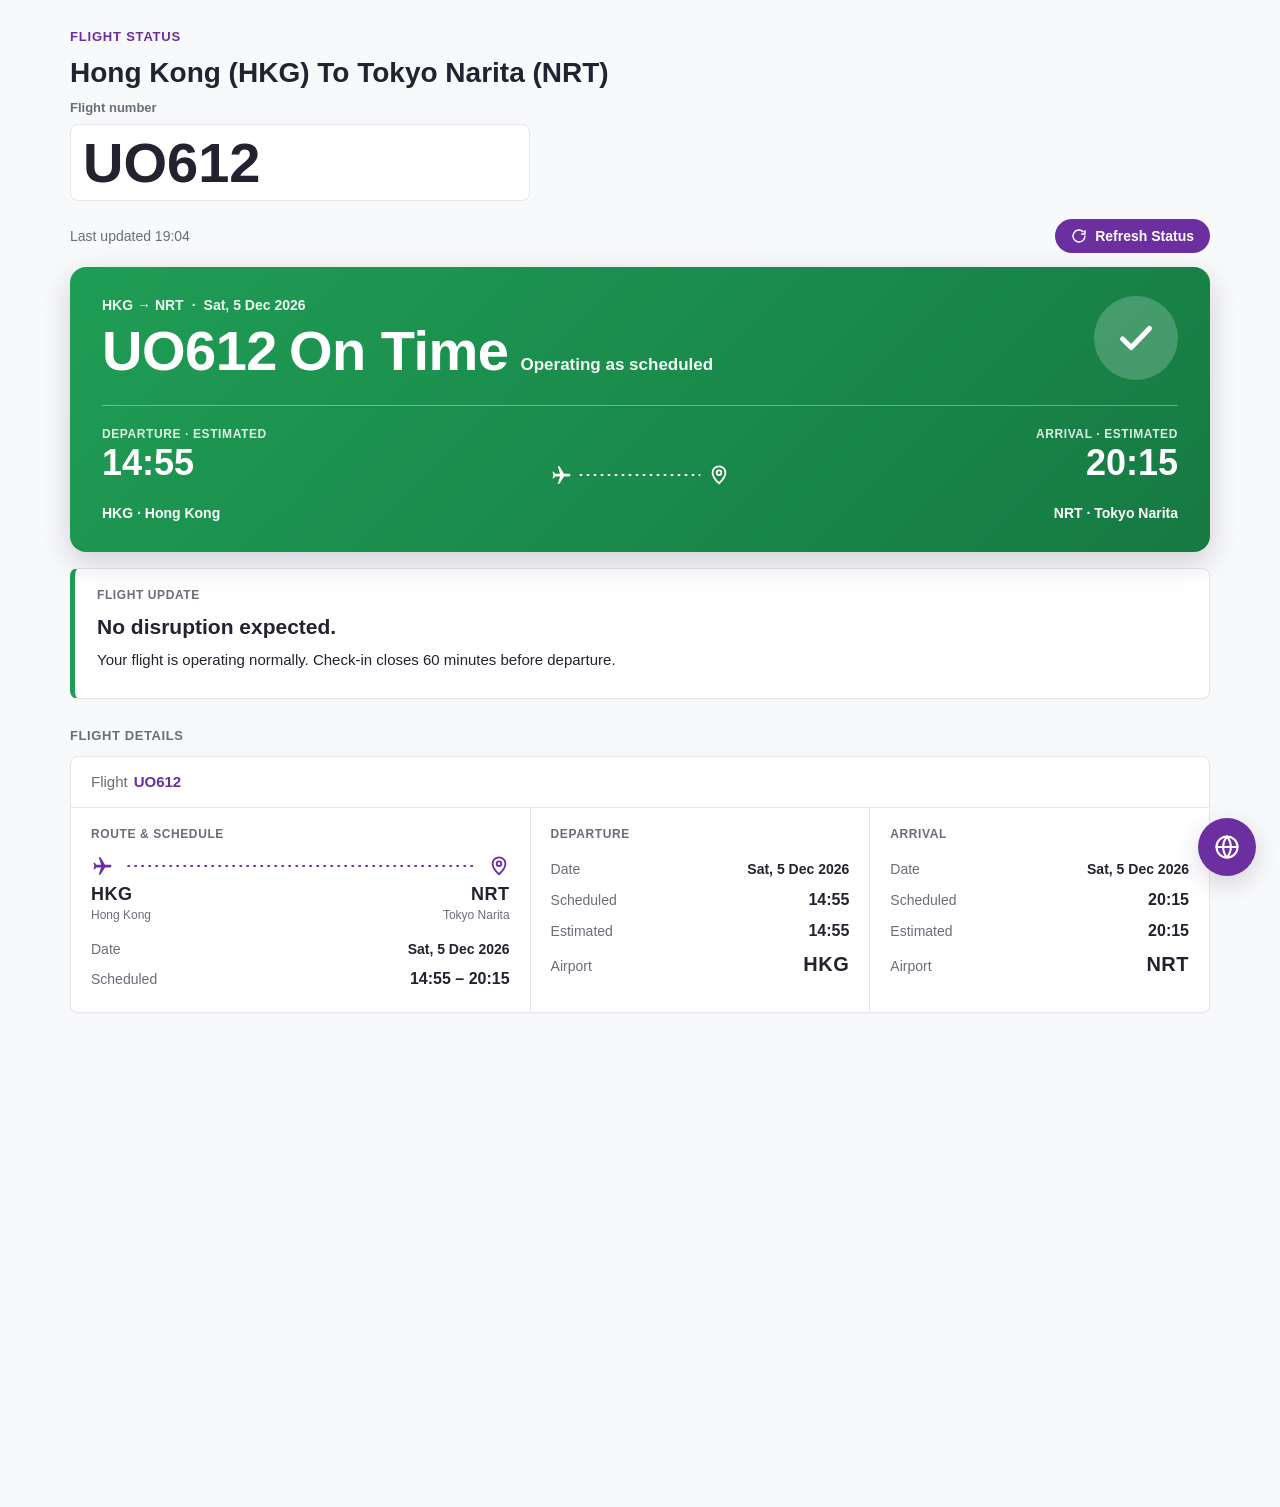
<file: index.html>
<!DOCTYPE html>
<html lang="en">
<head>
  <meta charset="UTF-8" />
  <meta name="viewport" content="width=device-width, initial-scale=1.0" />
  <title>Flight Status | HK Express (Hackathon Prototype)</title>
  <!--
    Entry point for VS Code "Live Server" (Go Live) and GitHub Pages.
    The prototype itself lives in "UI Passenger/index.html".
    The folder name contains a space, so it is URL-encoded as UI%20Passenger.
  -->
  <meta http-equiv="refresh" content="0; url=UI%20Passenger/index.html" />
  <link rel="canonical" href="UI%20Passenger/index.html" />
  <link rel="icon" href="data:image/svg+xml,%3Csvg xmlns='http://www.w3.org/2000/svg' viewBox='0 0 100 100'%3E%3Crect width='100' height='100' rx='22' fill='%236b2fa0'/%3E%3Ctext x='50' y='67' font-family='Arial,Helvetica,sans-serif' font-size='46' font-weight='bold' text-anchor='middle' fill='white'%3EUO%3C/text%3E%3C/svg%3E" />
  <script>
    window.location.replace('UI%20Passenger/index.html');
  </script>
  <style>
    body { font-family: -apple-system, BlinkMacSystemFont, "Segoe UI", Roboto, Arial, sans-serif; margin: 0; padding: 48px 24px; background: #f8f9fa; color: #222230; text-align: center; }
    a { color: #6b2fa0; }
  </style>
</head>
<body>
  <p>Opening the flight status prototype…</p>
  <p><a href="UI%20Passenger/index.html">Continue to Flight Status</a></p>
  <p><a href="UI%20Controller/index.html">Open the IOC Controller</a></p>
</body>
</html>
</file>
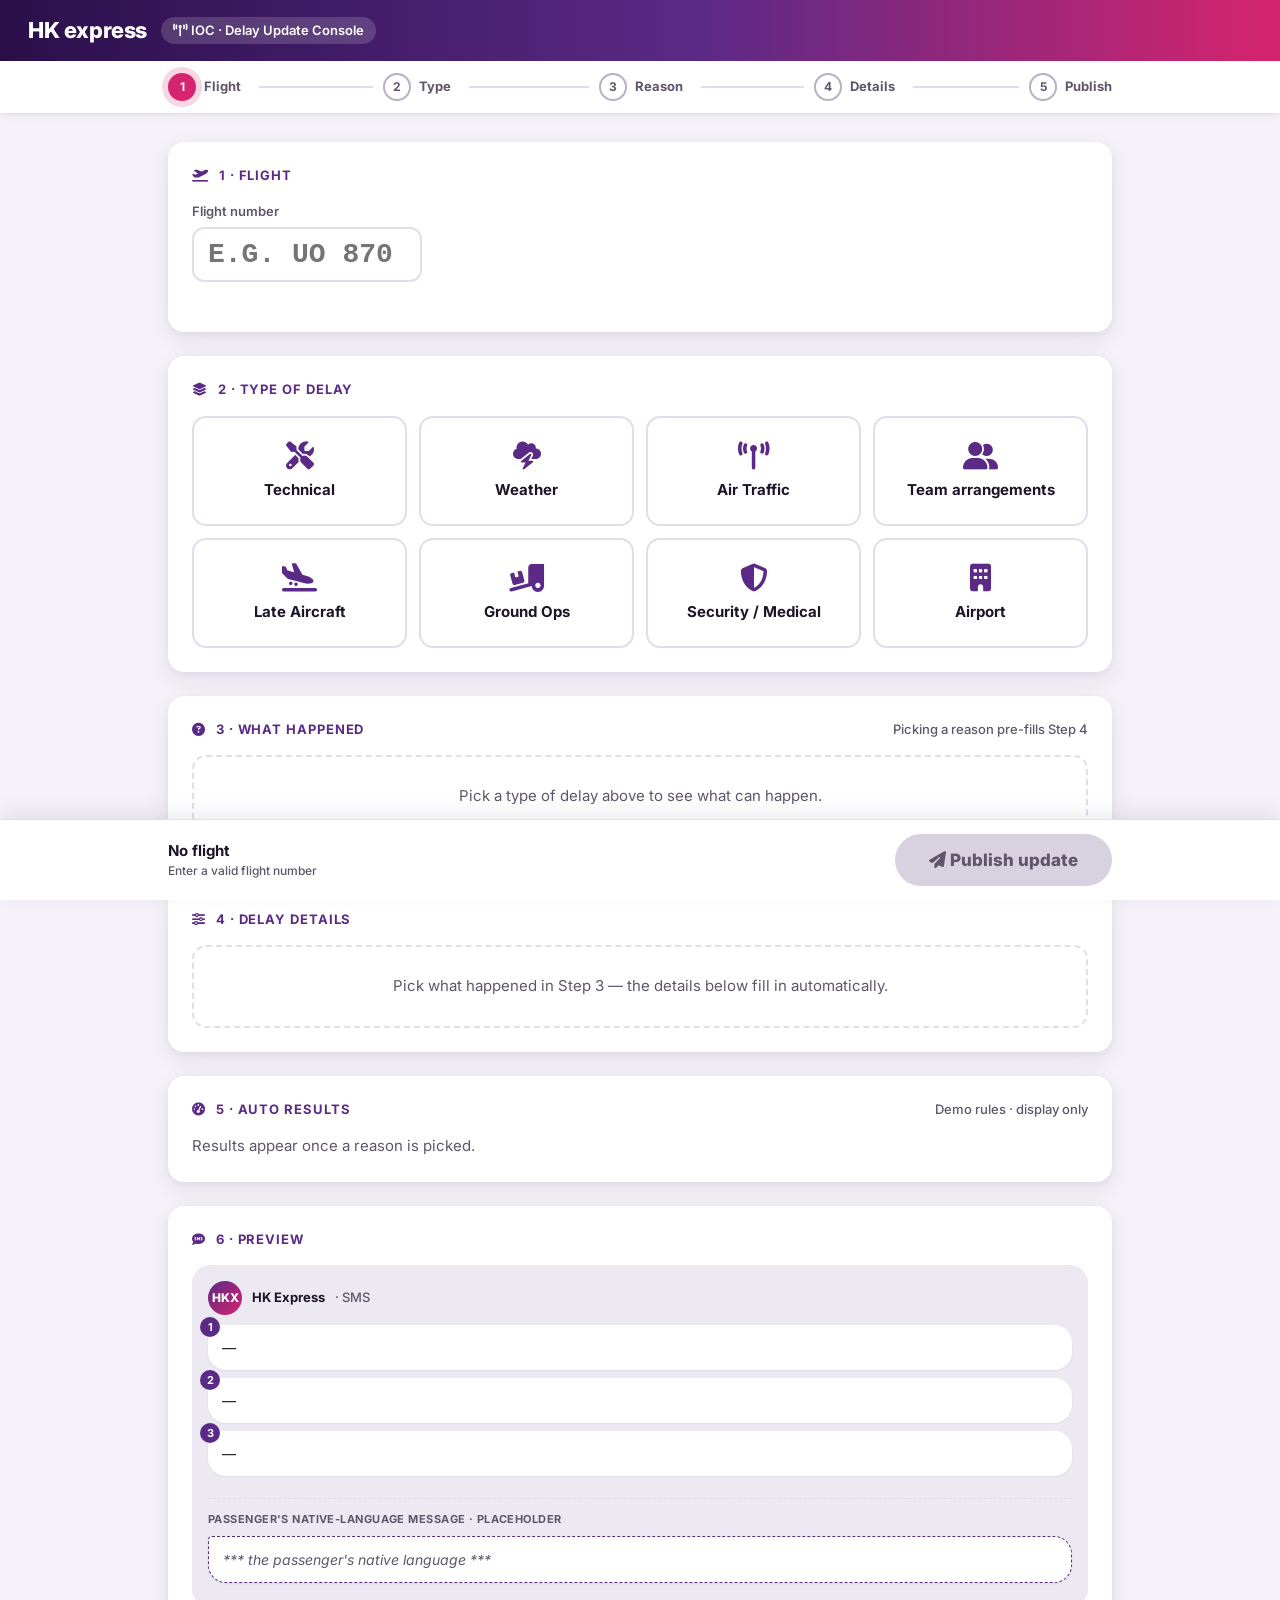
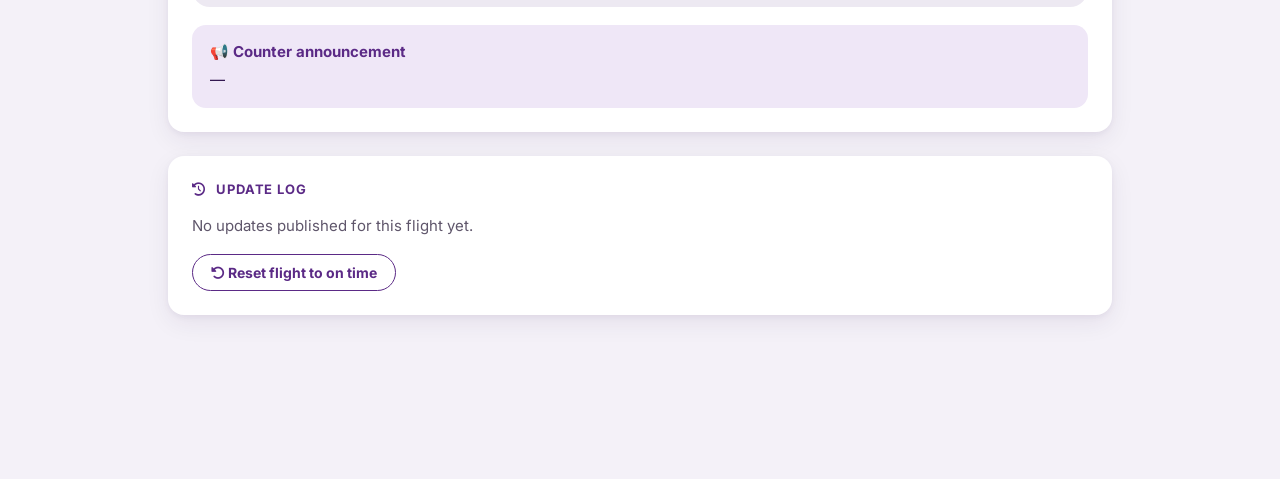
<file: UI Controller/index.html>
<!DOCTYPE html>
<html lang="en"><head>
<meta charset="UTF-8">
<meta name="viewport" content="width=device-width,initial-scale=1">
<title>HK Express IOC – Delay Update Console (Demo)</title>
<link rel="stylesheet" href="https://fonts.googleapis.com/css2?family=Inter:wght@400;500;600;700;800&amp;display=swap">
<link rel="stylesheet" href="https://cdnjs.cloudflare.com/ajax/libs/font-awesome/6.5.0/css/all.min.css">
<link rel="stylesheet" href="styles.css">
</head>
<body>
<div class="sticky">
<header>
  <div class="logo">HK express</div>
  <div class="htag"><i class="fa-solid fa-tower-broadcast"></i> IOC · Delay Update Console</div>
  <div hidden=""><b id="clk"></b><small id="clkS"></small></div>
</header>
<nav class="stepper" aria-label="Progress"><ol id="steps"></ol></nav>
</div>

<main>
 <section class="card" aria-labelledby="s1">
  <h2 id="s1"><i class="fa-solid fa-plane-departure"></i> 1 · Flight</h2>
  <div class="fl">
   <div>
    <label class="big" for="fno">Flight number</label>
    <input id="fno" autocomplete="off" placeholder="e.g. UO 870" aria-describedby="ferr" maxlength="7">
    <div class="err" id="ferr" role="alert"></div>
   </div>
   <div class="pills" id="pills" hidden=""></div>
  </div>
  <div id="banner"></div>
 </section>

 <section class="card" aria-labelledby="s2">
  <h2 id="s2"><i class="fa-solid fa-layer-group"></i> 2 · Type of delay</h2>
  <div class="types" id="types" role="group" aria-label="Type of delay"></div>
 </section>

 <section class="card" aria-labelledby="s3">
  <h2 id="s3"><i class="fa-solid fa-circle-question"></i> 3 · What happened <span class="hint">Picking a reason pre-fills Step 4</span></h2>
  <div id="reasons"></div>
 </section>

 <section class="card" aria-labelledby="s4">
  <h2 id="s4"><i class="fa-solid fa-sliders"></i> 4 · Delay details</h2>
  <div class="grid3" id="details"></div>
 </section>

 <section class="card" aria-labelledby="s5">
  <h2 id="s5"><i class="fa-solid fa-gauge-high"></i> 5 · Auto results <span class="hint">Demo rules · display only</span></h2>
  <div class="res" id="results"></div>
 </section>

 <section class="card" aria-labelledby="s6">
  <h2 id="s6"><i class="fa-solid fa-comment-sms"></i> 6 · Preview</h2>
  <div class="pv">
   <div class="ioc" hidden=""><span class="lk"><i class="fa-solid fa-lock"></i> Never shown to passengers</span><span class="lab">IOC INPUT (INTERNAL)</span><div id="iocNote" style="margin-top:6px"></div></div>
   <div class="arr" aria-hidden="true" hidden=""><i class="fa-solid fa-arrow-right"></i></div>
   <div class="phonebox">
    <div class="sender"><div class="av">HKX</div>HK Express <span class="muted" style="font-weight:500">· SMS</span></div>
    <div class="bubble"><span class="pn">1</span><span id="m1"></span></div>
    <div class="bubble"><span class="pn">2</span><span id="m2"></span></div>
    <div class="bubble"><span class="pn">3</span><span id="m3"></span></div>
    <div class="cnt" id="cnt"></div>
    <div class="native-preview">
     <span class="native-preview-label">Passenger's native-language message · placeholder</span>
     <div class="bubble native-bubble">*** the passenger's native language ***</div>
    </div>
   </div>
  </div>
  <div class="warn" id="warn" role="alert"></div>
  <div class="annc"><b>📢 Counter announcement</b><span id="annc"></span></div>
 </section>

 <section class="card" aria-labelledby="s7">
  <h2 id="s7"><i class="fa-solid fa-clock-rotate-left"></i> Update log</h2>
  <div id="log"></div>
  <button class="btn2" id="reset"><i class="fa-solid fa-rotate-left"></i> Reset flight to on time</button>
 </section>

 <section class="card" hidden="">
  <details id="jsonBox"><summary>{ } Data sent to passenger page</summary>
   <pre id="json"></pre>
   <div class="tx" id="txInfo"></div>
  </details>
 </section>
</main>

<div class="bar"><div class="in">
 <div class="sum" id="sum"></div>
 <button id="pub"><i class="fa-solid fa-paper-plane"></i> Publish update</button>
</div></div>
<div class="toast" id="toast" role="status" aria-live="polite"></div>

<script src="../flight-data.js"></script>
<script>
/* ============ CONFIG ============ */
const PUBLISH_ENDPOINT = '';            // optional: URL the teammate's page/server accepts POST JSON on
const CHANNEL = 'hkexpress-flight-updates'; // BroadcastChannel + postMessage type
const LS_PREFIX = 'hkexpress:flight:';  // localStorage key = prefix + "UO 870|2026-11-15"

/* ============ DATA ============ */
const ROUTES=FLIGHT_DEMO.routes;
const GATES=['19','21','23','26','28','31','34'],PAX=[150,176,188,220];
const CATS=[['technical','Technical','fa-screwdriver-wrench'],['weather','Weather','fa-cloud-bolt'],['air_traffic','Air Traffic','fa-tower-broadcast'],['crew','Team arrangements','fa-user-group'],
 ['late_aircraft','Late Aircraft','fa-plane-arrival'],['ground_ops','Ground Ops','fa-truck-ramp-box'],['security_medical','Security / Medical','fa-shield-halved'],['airport','Airport','fa-building']];
// [id, name, severity, delay(min|'TBC'|'CX'), confidence, nextUpdate, internal note, passenger wording]
const R={
technical:[
 ['lightning_strike','Lightning strike inspection','Moderate',90,'likely',30,'Inbound lightning strike on approach. Mandatory inspection per AMM.',"The aircraft for your flight was struck by lightning on its way in. Aircraft are built for this, but a standard safety inspection is needed before it flies again."],
 ['hydraulic_warning','Hydraulic pressure warning','Moderate',50,'likely',30,'A320 hydraulic sys pressure caution on pre-flight. Eng rectification ETA 45 min.',"Our engineers found a warning during the routine pre-flight check and are fixing it now."],
 ['bird_strike','Bird strike inspection','Moderate',70,'likely',30,'Bird strike on inbound sector. Inspection required.',"Our engineers are doing a routine safety inspection after the aircraft's last flight."],
 ['spare_part','Waiting for spare part','Major',180,'uncertain',30,'Component replacement needed. Part ex-store ETA 2h, fit 1h.',"A replacement part is being brought to the aircraft and fitted by our engineers."],
 ['tyre_brake','Tyre / brake change','Minor',40,'firm',15,'Main wheel tyre worn beyond limits.',"Our engineers are completing scheduled maintenance on the aircraft."],
 ['aog','Aircraft grounded – AOG','Cancelled','CX',null,null,'AOG. No spare aircraft. Reprotect next day.',"We're very sorry. Your aircraft needs repairs that can't be completed today, so this flight has been cancelled."]],
weather:[
 ['thunderstorm_hkg','Thunderstorm at HKG – ground work paused','Major','TBC','uncertain',15,'Red lightning warning HKG. Apron ops suspended.',"Thunderstorms around Hong Kong mean all ground work has been paused for everyone's safety."],
 ['typhoon_t8','Typhoon signal No. 8','Cancelled','CX',null,null,'T8 hoisted. Schedule cancelled.',"Because of the typhoon, your flight has been cancelled. Please don't come to the airport."],
 ['destination_weather','Weather at destination','Moderate',60,'likely',30,'Destination below minima, holding.',"Weather at your destination is slowing arrivals there."],
 ['low_visibility','Low visibility / fog','Minor',45,'likely',30,'LVP in force, reduced departure rate.',"Low visibility is slowing down departures."]],
air_traffic:[
 ['departure_slot','Departure slot restriction','Minor',40,'firm',30,'ATFM slot CTOT +40.',"Air traffic control has given us a later departure slot."],
 ['airspace_congestion','Airspace congestion','Moderate',60,'likely',30,'Flow control en route.',"Busy airspace along our route means we've been asked to wait."]],
crew:[
 ['crew_late','Team connecting from another flight','Minor',45,'likely',30,'Operating crew positioning, ETA +40.',"Part of our crew is connecting from another flight and will join yours shortly."],
 ['crew_sickness','Team change','Moderate',120,'likely',30,'FO sick call. Standby crew called from home.',"We're making a change to the crew on your flight, and a new crew member is on the way."],
 ['crew_duty_limit','Safety rest rules','Major',240,'uncertain',30,'Crew will exceed FDP. Replacement crew required.',"To follow safety rules on rest time, we're arranging a fresh crew for your flight."]],
late_aircraft:[
 ['previous_flight_late','Previous flight arrived late','Minor',40,'firm',30,'Inbound off-blocks +35.',"The aircraft for your flight is arriving late from its previous journey."],
 ['aircraft_swap','Aircraft swap','Moderate',90,'likely',30,'Tail swap, gate change likely.',"We've assigned a different aircraft to your flight. It's being prepared now."]],
ground_ops:[
 ['refuelling_delay','Refuelling delay','Minor',25,'firm',15,'Fuel bowser late.',"Preparing the aircraft is taking a little longer than planned."],
 ['baggage_loading','Baggage loading','Minor',20,'firm',15,'Loading behind schedule.',"We're finishing loading baggage onto the aircraft."],
 ['remote_stand_bus','Remote stand bus delay','Minor',15,'firm',15,'Apron bus shortage.',"Transport out to the aircraft is taking longer than planned."]],
security_medical:[
 ['no_show_bag_offload','No-show bag offload','Minor',25,'likely',15,'2 no-show pax, 3 bags to offload.',"We need to remove the bags of a passenger who didn't board. This is a standard security step."],
 ['medical_assistance','Medical assistance','Minor',30,'likely',15,'Pax unwell at gate, medical team attending.',"We're helping a passenger who needs assistance."],
 ['security_rescreening','Security re-screening','Moderate',45,'likely',15,'Unattended item, re-screening required.',"A standard security check is being completed."]],
airport:[
 ['stand_unavailable','Stand / gate unavailable','Minor',30,'likely',15,'Stand occupied, tow pending.',"The aircraft's parking position isn't available yet."],
 ['airport_system_outage','Airport system outage','Major','TBC','uncertain',15,'Airport system outage.',"An airport system problem is slowing departures."],
 ['jet_bridge_fault','Jet bridge fault','Minor',20,'firm',15,'Air bridge fault, steps requested.',"Airport equipment at the gate is being fixed."]]
};
// translated reason sentences (category level; cancellations specific)
const TR={
 zh:{technical:'我們的工程師正在為飛機進行例行安全檢查及維修。',weather:'天氣情況影響航班運作，安全是我們的首要考慮。',air_traffic:'航空交通管制安排了較遲的起飛時段。',crew:'我們正在為您的航班安排團隊，新的團隊成員即將到達。',late_aircraft:'執行您航班的飛機延遲抵達。',ground_ops:'地勤團隊正在完成起飛前的準備工作。',security_medical:'我們正在完成標準的安全及協助程序。',airport:'機場設施問題影響了航班出發。',aog:'飛機需要維修，今日未能完成，因此航班已取消。',typhoon_t8:'由於颱風，您的航班已取消。請勿前往機場。'},
 ja:{technical:'整備士が機体の定例安全点検・整備を行っております。',weather:'天候の影響により運航に遅れが出ております。安全を最優先しております。',air_traffic:'航空管制の指示により、出発枠が遅くなりました。',crew:'ご搭乗便のチーム体制を整えており、新しいメンバーがまもなく合流いたします。',late_aircraft:'ご搭乗予定の機材の到着が遅れております。',ground_ops:'地上スタッフが出発準備を進めております。',security_medical:'標準的な保安・お客様対応の手続きを行っております。',airport:'空港設備の問題により出発が遅れております。',aog:'機体の整備が本日中に完了しないため、欠航となりました。',typhoon_t8:'台風のため、ご予約の便は欠航となりました。空港へはお越しにならないでください。'},
 ko:{technical:'정비사가 항공기의 정기 안전 점검 및 정비를 진행하고 있습니다.',weather:'기상 상황으로 운항이 지연되고 있습니다. 안전을 최우선으로 합니다.',air_traffic:'항공교통관제에 따라 출발 시간이 늦춰졌습니다.',crew:'고객님의 항공편을 위해 팀을 준비하고 있으며, 새 팀원이 곧 합류합니다.',late_aircraft:'고객님의 항공편 항공기가 늦게 도착하고 있습니다.',ground_ops:'지상 직원이 출발 준비를 마무리하고 있습니다.',security_medical:'표준 보안 및 지원 절차를 진행하고 있습니다.',airport:'공항 시설 문제로 출발이 지연되고 있습니다.',aog:'항공기 수리가 오늘 완료될 수 없어 항공편이 취소되었습니다.',typhoon_t8:'태풍으로 인해 항공편이 취소되었습니다. 공항에 오지 마십시오.'}
};
const LI={en:1,zh:2,ja:3,ko:4};
const T={
 en:{sorry:(f,c)=>`We're sorry, ${f} to ${c} is delayed.`,sorryCx:(f,c)=>`We're sorry, ${f} to ${c} is cancelled.`,neutral:(f,c)=>`${f} to ${c} is delayed.`,neutralCx:(f,c)=>`${f} to ${c} is cancelled.`,
  ontime:(f,c)=>`Good news: ${f} to ${c} is back on time. The earlier delay has been resolved.`,fu:(f,o,n)=>`Update on ${f}: your departure time has changed from ${o} to ${n}.`,fu0:f=>`Update on ${f}:`,corr:'Correction to our earlier message:',
  firm:t=>`Your new departure time is ${t}.`,likely:t=>`We expect to depart at around ${t}. This may still change.`,uncertain:()=>`We don't have a confirmed departure time yet.`,
  next:t=>`We'll update you again by ${t}.`,board:`We'll message you when boarding starts.`,gate:g=>`Your gate has changed to Gate ${g}.`,
  cx:(d,h)=>`You've been rebooked on the next available flight on ${d}. You can also change for free or request a full refund.${h?" We'll provide a hotel tonight.":''}`,
  st:c=>`Status: ${c}.`,rec:l=>` Passengers on this flight receive: ${l}.`,none:' No compensation applies to this delay.',col:{GREEN:'GREEN',YELLOW:'YELLOW',RED:'RED'},
  ent:{asia_miles_500:'500 Asia Miles',meal_voucher_80:'HK$80 meal voucher',free_change:'free flight change',rebooking:'free rebooking',refund:'full refund option',hotel:'hotel and ground transport',travel_voucher:'travel voucher'},join:', ',
  p3:f=>`Live updates: go to hkexpress.com → Flight Status and enter ${f}. HK Express never sends links by SMS.`},
 zh:{sorry:(f,c)=>`很抱歉，${f}前往${c}的航班延誤。`,sorryCx:(f,c)=>`很抱歉，${f}前往${c}的航班已取消。`,neutral:(f,c)=>`${f}前往${c}的航班延誤。`,neutralCx:(f,c)=>`${f}前往${c}的航班已取消。`,
  ontime:(f,c)=>`好消息：${f}前往${c}的航班已恢復準時，較早前的延誤已解決。`,fu:(f,o,n)=>`${f}最新消息：起飛時間由${o}更改為${n}。`,fu0:f=>`${f}最新消息：`,corr:'更正較早前的訊息：',
  firm:t=>`新起飛時間為${t}。`,likely:t=>`預計約於${t}起飛，時間或有變動。`,uncertain:()=>`暫時未有確定的起飛時間。`,next:t=>`我們將於${t}前再次更新。`,board:'開始登機時我們會通知您。',gate:g=>`登機閘口已更改為${g}號。`,
  cx:(d,h)=>`我們已為您改乘${d}的下一班航班，亦可免費更改或申請全額退款。${h?'我們會為您安排今晚的酒店住宿。':''}`,
  st:c=>`狀態：${c}。`,rec:l=>`本航班乘客可獲：${l}。`,none:'此延誤不設補償。',col:{GREEN:'綠色',YELLOW:'黃色',RED:'紅色'},
  ent:{asia_miles_500:'500亞洲萬里通里數',meal_voucher_80:'HK$80餐飲券',free_change:'免費更改航班',rebooking:'免費改乘',refund:'全額退款選項',hotel:'酒店及地面交通',travel_voucher:'旅遊券'},join:'、',
  p3:f=>`最新消息：請前往 hkexpress.com →「航班狀態」並輸入 ${f}。HK Express 從不以短訊發送連結。`},
 ja:{sorry:(f,c)=>`申し訳ございません。${f}便${c}行きは遅延しております。`,sorryCx:(f,c)=>`申し訳ございません。${f}便${c}行きは欠航となりました。`,neutral:(f,c)=>`${f}便${c}行きは遅延しております。`,neutralCx:(f,c)=>`${f}便${c}行きは欠航となりました。`,
  ontime:(f,c)=>`${f}便${c}行きは定刻に戻りました。先ほどの遅延は解消されました。`,fu:(f,o,n)=>`${f}便の最新情報：出発時刻が${o}から${n}に変更されました。`,fu0:f=>`${f}便の最新情報：`,corr:'先ほどのご案内の訂正：',
  firm:t=>`新しい出発時刻は${t}です。`,likely:t=>`${t}頃の出発を見込んでおりますが、変更の可能性があります。`,uncertain:()=>`現時点で出発時刻は未定です。`,next:t=>`${t}までに改めてお知らせします。`,board:'搭乗開始時にお知らせします。',gate:g=>`搭乗口は${g}番に変更されました。`,
  cx:(d,h)=>`${d}の次の便へお振替えしました。無料変更または全額返金も可能です。${h?'本日のホテルをご用意します。':''}`,
  st:c=>`ステータス：${c}。`,rec:l=>`本便のお客様への対応：${l}。`,none:'今回の遅延は補償対象外です。',col:{GREEN:'緑',YELLOW:'黄',RED:'赤'},
  ent:{asia_miles_500:'500アジア・マイル',meal_voucher_80:'HK$80のお食事券',free_change:'無料便変更',rebooking:'無料振替',refund:'全額返金',hotel:'ホテルと地上交通',travel_voucher:'旅行クーポン'},join:'、',
  p3:f=>`最新情報：hkexpress.com →「フライト状況」で ${f} を入力してください。HK ExpressがSMSでリンクを送ることはありません。`},
 ko:{sorry:(f,c)=>`죄송합니다. ${c}행 ${f} 항공편이 지연되었습니다.`,sorryCx:(f,c)=>`죄송합니다. ${c}행 ${f} 항공편이 취소되었습니다.`,neutral:(f,c)=>`${c}행 ${f} 항공편이 지연되었습니다.`,neutralCx:(f,c)=>`${c}행 ${f} 항공편이 취소되었습니다.`,
  ontime:(f,c)=>`좋은 소식입니다. ${c}행 ${f} 항공편이 정시 운항합니다. 앞선 지연이 해소되었습니다.`,fu:(f,o,n)=>`${f} 업데이트: 출발 시간이 ${o}에서 ${n}(으)로 변경되었습니다.`,fu0:f=>`${f} 업데이트:`,corr:'앞선 안내 정정:',
  firm:t=>`새 출발 시간은 ${t}입니다.`,likely:t=>`${t}경 출발 예정이며, 변경될 수 있습니다.`,uncertain:()=>`아직 확정된 출발 시간이 없습니다.`,next:t=>`${t}까지 다시 안내해 드리겠습니다.`,board:'탑승이 시작되면 안내해 드리겠습니다.',gate:g=>`탑승구가 ${g}번으로 변경되었습니다.`,
  cx:(d,h)=>`${d} 다음 항공편으로 변경해 드렸습니다. 무료 변경 또는 전액 환불도 가능합니다.${h?' 오늘 밤 호텔을 제공해 드립니다.':''}`,
  st:c=>`상태: ${c}.`,rec:l=>` 이 항공편 승객 혜택: ${l}.`,none:' 이번 지연은 보상 대상이 아닙니다.',col:{GREEN:'초록',YELLOW:'노랑',RED:'빨강'},
  ent:{asia_miles_500:'500 아시아 마일즈',meal_voucher_80:'HK$80 식사 쿠폰',free_change:'무료 항공편 변경',rebooking:'무료 재예약',refund:'전액 환불',hotel:'호텔 및 지상 교통',travel_voucher:'여행 바우처'},join:', ',
  p3:f=>`실시간 정보: hkexpress.com → 항공편 현황에서 ${f}을(를) 입력하세요. HK Express는 SMS로 링크를 보내지 않습니다.`}
};
const DELAYS=[0,15,20,25,30,40,45,50,60,70,90,120,180,240,360,'TBC','CX'];
const BANNED=['engine','fire','smoke','leak','failure','emergency','hydraulic','aog'];
const BANNED_TEAM=['pilot','sick','sickness','late','error','problem','shortage'];
const ENT_IC={asia_miles_500:'✈',meal_voucher_80:'🍽',free_change:'↻',rebooking:'↻',refund:'💳',hotel:'🏨',travel_voucher:'🎟'};

/* ============ HELPERS ============ */
const $=id=>document.getElementById(id);
const pad=n=>String(n).padStart(2,'0');
const esc=s=>String(s).replace(/[&<>"]/g,c=>({'&':'&amp;','<':'&lt;','>':'&gt;','"':'&quot;'}[c]));
const {todayISO,addDays,formatTime:hm}=FLIGHT_DEMO;
const MON=['Jan','Feb','Mar','Apr','May','Jun','Jul','Aug','Sep','Oct','Nov','Dec'],DOW=['Sun','Mon','Tue','Wed','Thu','Fri','Sat'];
function dLabel(iso,lang='en'){const d=new Date(iso+'T00:00:00Z'),m=d.getUTCMonth(),day=d.getUTCDate();
 if(lang==='zh'||lang==='ja')return `${m+1}月${day}日`;if(lang==='ko')return `${m+1}월 ${day}일`;return `${day} ${MON[m]}`}
function durLabel(n){if(n===0)return 'On time';const h=Math.floor(n/60),m=n%60;return '+'+(h?h+'h'+(m?' '+m+'m':''):m+' min')}
// time with date if not on the flight date
function timeOn(total,lang='en'){const off=Math.floor(total/1440),t=hm(total);if(!off)return t;const d=addDays(F.date,off);
 return lang==='en'?`${t}, ${dLabel(d)}`:`${dLabel(d,lang)} ${t}`}
function flightColour(status,minutes){
 if(status==='on_time')return 'GREEN';
 return status==='delayed'&&Number.isFinite(minutes)&&minutes<=60?'YELLOW':'RED';
}

/* ============ STATE ============ */
const F={no:'',valid:false,...FLIGHT_DEMO.getDefaults('')};
let sel={cat:null,reason:null};
let det={},defs={},published={},log=[],pubDone=false;
let demoBase=F.std-45,demoStart=Date.now();
function demoNow(){return demoBase+Math.floor((Date.now()-demoStart)/60000)}
function demoSecs(){return Math.floor((Date.now()-demoStart)/1000)%60}
function key(){return F.no+'|'+F.date}
function startDemo(){
 try{
  Object.keys(localStorage).filter(k=>k.startsWith(LS_PREFIX)).forEach(k=>localStorage.removeItem(k));
 }catch(error){
  console.error('Could not reset saved flight updates.',error);
  toast('Could not reset saved flight updates. Allow browser storage and reload.');
 }
}
function restorePublished(){
 if(!F.valid||Object.prototype.hasOwnProperty.call(published,key()))return;
 const raw=localStorage.getItem(LS_PREFIX+key());if(!raw)return;
 let update;
 try{update=JSON.parse(raw)}catch(e){toast('The saved flight update could not be read.');return}
 if(!update||update.flightNumber!==F.no||update.date!==F.date||!['on_time','delayed','cancelled'].includes(update.status)||!['GREEN','YELLOW','RED'].includes(update.statusColour)){
  toast('The saved flight update does not match this flight.');
  return;
 }
 const reason=R[update.category]?.find(r=>r[0]===update.reasonId)?.[1]||update.reasonId||'Previous update';
 published[key()]={status:update.status,colour:flightColour(update.status,update.delayMinutes),display:update.status==='cancelled'?null:update.newDeparture||'TBC',reason,at:update.sentAt?.slice(11,16)||'—'};
}
function resetDemoClock(){demoBase=F.std-45;demoStart=Date.now()}
function reasonObj(){if(!sel.cat||!sel.reason)return null;const r=R[sel.cat].find(x=>x[0]===sel.reason);
 return r&&{id:r[0],name:r[1],sev:r[2],delay:r[3],conf:r[4],next:r[5],note:r[6],pax:r[7]}}
function prefill(){const r=reasonObj();if(!r){det={};defs={};return}
 const prev=published[key()];
 defs={delay:r.delay,conf:r.conf||'likely',next:r.next||30,mtype:prev&&prev.status!=='on_time'?'follow_up':'first_notice',gate:F.gate,note:0,lang:det.lang||'en'};
 det={...defs};}

/* ============ CALC ============ */
function calc(){
 const r=reasonObj();if(!r)return null;
 const d=det.delay,cx=d==='CX',tbc=d==='TBC',ontime=d===0;
 let conf=cx?null:(tbc?'uncertain':det.conf); if(ontime)conf=null;
 const mins=(cx||tbc)?null:d;
 const status=cx?'cancelled':ontime?'on_time':'delayed';
 const colour=flightColour(status,mins);
 const label=cx||tbc?'Major disruption':ontime?'On time':mins<=60?'Short delay':'Long delay';
 let ents=[];
 if(cx){ents=['rebooking','refund','hotel','travel_voucher']}
 else if(mins!=null&&mins>=60){ents=['rebooking','meal_voucher_80','hotel','travel_voucher']}
 const showTime=!cx&&!tbc&&conf!=='uncertain';
 const newTot=mins!=null?F.std+mins:null;
 const newDeparture=showTime&&newTot!=null?hm(newTot):null;
 const newDate=newTot!=null?addDays(F.date,Math.floor(newTot/1440)):null;
 const nextAt=(cx||ontime)?null:det.next==='boarding'?'at_boarding':hm(demoNow()+Number(det.next));
 const gateChanged=det.gate!==F.gate;
 return{r,d,cx,tbc,ontime,conf,mins,colour,label,ents,showTime,newTot,newDeparture,newDate,nextAt,status,gateChanged};
}
function buildMsg(c,lang){
 const t=T[lang],f=F.no,city=ROUTES[F.to][LI[lang]],prev=published[key()];
 let parts=[];
 const tm=c.showTime&&c.newTot!=null?timeOn(c.newTot,lang):null;
 // opening
 if(c.ontime){parts.push(det.mtype==='correction'?t.corr+' '+t.ontime(f,city):t.ontime(f,city))}
 else if(det.mtype==='follow_up'){
  const old=prev&&prev.display;
  if(c.cx)parts.push(t.fu0(f)+' '+t.neutralCx(f,city));
  else if(tm&&old&&old!==tm)parts.push(t.fu(f,old,tm));
  else parts.push(t.fu0(f));
 }else if(det.mtype==='correction'){parts.push(t.corr+' '+(c.cx?t.neutralCx(f,city):t.neutral(f,city)))}
 else parts.push(c.cx?t.sorryCx(f,city):t.sorry(f,city));
 // reason
 if(!c.ontime){parts.push(lang==='en'?c.r.pax:(TR[lang][c.r.id]||TR[lang][sel.cat]))}
 // time
 if(c.cx){parts.push(t.cx(lang==='en'?dLabel(addDays(F.date,1)):dLabel(addDays(F.date,1),lang),c.ents.includes('hotel')))}
 else if(!c.ontime){parts.push(c.conf==='uncertain'?t.uncertain():t[c.conf](tm))}
 if(c.gateChanged&&!c.cx)parts.push(t.gate(det.gate));
 if(!c.cx&&!c.ontime)parts.push(det.next==='boarding'?t.board:t.next(c.nextAt));
 const sep=lang==='en'||lang==='ko'?' ':'';
 const p1=parts.join(sep);
 const col=t.col[c.colour];
 let p2=t.st(col);
 if(!c.ontime)p2+=c.ents.length?t.rec(c.ents.map(e=>t.ent[e]).join(t.join)):t.none;
 return{p1,p2,p3:t.p3(f)};
}
function announcement(c){
 const city=ROUTES[F.to][0],tm=c.newTot!=null&&c.showTime?timeOn(c.newTot):null;
 let s=`Attention please. This is an announcement for HK Express flight ${F.no} to ${city}. `;
 if(c.ontime)return s+`Good news: this flight is now on time and will depart as scheduled at ${hm(F.std)} from Gate ${det.gate}. Thank you.`;
 if(c.cx)return s+`We are very sorry to announce that this flight has been cancelled. ${c.r.pax.replace(/^We're very sorry\. /,'')} Passengers have been rebooked on the next available flight tomorrow, with the option of a free change or a full refund, and hotel accommodation tonight. Please see our staff at Gate ${det.gate}. Thank you for your understanding.`;
 s+=`We're sorry, this flight is delayed. ${c.r.pax} `;
 s+=c.conf==='uncertain'?`We don't have a confirmed departure time yet. `:c.conf==='firm'?`The new departure time is ${tm}. `:`We expect to depart at around ${tm}. `;
 if(c.gateChanged)s+=`Please note the gate has changed to Gate ${det.gate}. `;
 if(c.ents.length)s+=`Passengers on this flight receive ${c.ents.map(e=>T.en.ent[e]).join(', ')}. Please see our staff at the gate. `;
 s+=det.next==='boarding'?`We will make another announcement when boarding starts. `:`We will update you again by ${c.nextAt}. `;
 return s+'Thank you for your patience.';
}
function noteText(){const r=reasonObj();if(!r)return '';return det.note===1?'Details logged in ops system – see duty manager handover.':r.note}
function safety(sms){
 const issues=[],low=sms.toLowerCase();
 (sel.cat==='crew'?BANNED.concat(BANNED_TEAM):BANNED).forEach(w=>{if(new RegExp('\\b'+w+'\\b','i').test(low))issues.push(`“${w}”`)});
 const note=noteText();
 // jargon / codes from the internal note (e.g. AMM, CTOT, FDP, A320)
 (note.match(/\b[A-Z][A-Z0-9]{1,}\b/g)||[]).forEach(w=>{if(new RegExp('\\b'+w+'\\b').test(sms)&&!issues.includes(`“${w}”`))issues.push(`“${w}” (internal note)`)});
 // any 3-word phrase copied from the internal note
 const nw=note.toLowerCase().match(/[a-z0-9']+/g)||[];
 for(let i=0;i+2<nw.length;i++){const ph=nw.slice(i,i+3).join(' ');if(low.replace(/[^a-z0-9' ]/g,' ').replace(/\s+/g,' ').includes(ph))issues.push(`“${ph}” (internal note)`)}
 return [...new Set(issues)];
}
function payload(c,m4){
 return{flightNumber:F.no,date:F.date,route:{from:'HKG',to:F.to,toName:ROUTES[F.to][0]},scheduledDeparture:hm(F.std),
  newDeparture:c.ontime?hm(F.std):c.newDeparture,newDepartureDate:c.cx||(!c.showTime&&!c.ontime)?null:(c.ontime?F.date:c.newDate),
  ...FLIGHT_DEMO.arrivalTimes(F.to,F.date,F.std,c.ontime?0:c.showTime?c.mins:null),
  delayMinutes:c.cx||c.tbc?null:c.mins,status:c.status,statusColour:c.colour,confidence:c.conf,category:sel.cat,reasonId:c.r.id,
  messageType:det.mtype,passengerMessage:m4,entitlements:c.ents,nextUpdateAt:c.nextAt,gate:det.gate,gateChanged:c.gateChanged,
  sentAt:`${addDays(F.date,Math.floor(demoNow()/1440))}T${hm(demoNow())}:${pad(demoSecs())}+08:00`}
}

/* ============ RENDER ============ */
let lastCol='',lastEnts='';
function render(){
 restorePublished();
 const fid=document.activeElement&&document.activeElement.id;
 const c=calc();
 // stepper
 const st=[F.valid,!!sel.cat,!!sel.reason,!!sel.reason&&F.valid,pubDone];
 const names=['Flight','Type','Reason','Details','Publish'];const cur=st.indexOf(false);
 $('steps').innerHTML=names.map((n,i)=>`<li class="${st[i]?'done':i===cur?'cur':''}" ${i===cur?'aria-current="step"':''}><span class="sc">${st[i]?'✓':i+1}</span>${n}</li>`).join('');
 // pills
 const opt=(arr,v,f=x=>x)=>arr.map(a=>`<option value="${a}" ${String(a)===String(v)?'selected':''}>${f(a)}</option>`).join('');
 const stds=[];for(let m=360;m<=1410;m+=30)stds.push(m);if(!stds.includes(F.std))stds.push(F.std),stds.sort((a,b)=>a-b);
 $('pills').innerHTML=`
  <label class="pill">Route <select id="pRoute">${opt(Object.keys(ROUTES),F.to,k=>'HKG→'+k)}</select></label>
  <label class="pill">Date <select id="pDate">${opt([0,1],F.day,d=>(d?'Tomorrow · ':'Today · ')+dLabel(addDays(todayISO,d)))}</select></label>
  <label class="pill">STD <select id="pStd">${opt(stds,F.std,hm)}</select></label>
  <label class="pill">Gate <select id="pGate">${opt(GATES,F.gate)}</select></label>
  <label class="pill">Pax <select id="pPax">${opt(PAX,F.pax)}</select></label>`;
 // banner
 const pub=published[key()];
 if(!F.valid)$('banner').innerHTML='';
 else if(!pub||pub.status==='on_time')$('banner').innerHTML=`<div class="banner G"><i class="fa-solid fa-circle-check fa-xl"></i><div><span class="bt">CURRENT STATUS · latest demo state</span>GREEN · ON TIME${pub?'':' · No updates sent'}</div><div class="bigtime">${hm(F.std)}</div></div>`;
 else{const cl=pub.colour[0];$('banner').innerHTML=`<div class="banner ${cl}"><i class="fa-solid ${pub.status==='cancelled'?'fa-ban':'fa-clock'} fa-xl"></i><div><span class="bt">CURRENT STATUS · last published ${pub.at}</span>${pub.colour} · ${pub.status==='cancelled'?'CANCELLED':'DELAYED'} · ${esc(pub.reason)}</div><div class="bigtime">${pub.status==='cancelled'?'—':pub.display||'TBC'}</div></div>`}
 // types
 $('types').className='types'+(sel.cat?' has':'');
 $('types').innerHTML=CATS.map(([id,n,ic])=>`<button class="tile ${sel.cat===id?'on':''}" data-cat="${id}" id="cat-${id}" aria-pressed="${sel.cat===id}"><span class="chk">✓</span><i class="fa-solid ${ic} ic" aria-hidden="true"></i>${n}</button>`).join('');
 // reasons
 if(!sel.cat)$('reasons').innerHTML='<div class="empty">Pick a type of delay above to see what can happen.</div>';
 else{$('reasons').innerHTML=`<div class="reasons ${sel.reason?'has':''}" role="group">`+R[sel.cat].map(r=>`<button class="rc ${sel.reason===r[0]?'on':''}" data-r="${r[0]}" id="r-${r[0]}" aria-pressed="${sel.reason===r[0]}"><span class="sev ${r[2]}">${r[2]}</span><b>${r[1]}</b><span class="dl">${r[3]==='CX'?'Cancelled':r[3]==='TBC'?'TBC':durLabel(r[3])}</span> <span class="muted" style="font-size:13px">default delay</span></button>`).join('')+'</div>'}
 // details
 if(!c){$('details').innerHTML='<div class="empty" style="grid-column:1/-1">Pick what happened in Step 3 — the details below fill in automatically.</div>'}
 else{
  const dflt=k=>String(det[k])===String(defs[k])?'<span class="def">Default</span>':'';
  const dOpt=DELAYS.map(v=>{let l;if(v==='TBC')l='TBC – time not known';else if(v==='CX')l='Cancelled';else if(v===0)l='On time';else l=`${durLabel(v)} → ${timeOn(F.std+v)}`;return `<option value="${v}" ${String(v)===String(det.delay)?'selected':''}>${l}</option>`}).join('');
  const confDis=c.cx||c.tbc||c.ontime,nextDis=c.cx||c.ontime;
  const confWhy=c.cx?'Not used – flight is cancelled':c.tbc?'Locked to Uncertain because the time is TBC':c.ontime?'Not used – flight is on time':'';
  const nextWhy=c.cx?'Not used – flight is cancelled':c.ontime?'Not used – flight is on time':'';
  const otherGates=[F.gate,...GATES.filter(g=>g!==F.gate)];
  const r=reasonObj();
  $('details').innerHTML=`
   <div class="fld" title="${nextWhy}"><label for="dNext">Next update in ${nextDis?'':dflt('next')} ${nextDis?'<span class="lock"><i class="fa-solid fa-lock"></i></span>':''}</label><div class="help">${nextWhy||'Promises passengers when they’ll hear more'}</div>
     <select id="dNext" ${nextDis?'disabled':''}>${[15,30,45,60].map(v=>`<option value="${v}" ${String(det.next)===String(v)?'selected':''}>${v} min → by ${hm(demoNow()+v)}</option>`).join('')}<option value="boarding" ${det.next==='boarding'?'selected':''}>At boarding</option></select></div>
   <div class="fld"><label for="dType">Message type ${dflt('mtype')}</label><div class="help">First message, a change, or fixing a mistake</div>
     <select id="dType">${opt(['first_notice','follow_up','correction'],det.mtype,x=>({first_notice:'First notice',follow_up:'Follow-up update',correction:'Correction'}[x]))}</select></div>`;
 }
 // results
 if(!c){$('results').innerHTML='<span class="muted">Results appear once a reason is picked.</span>';}
 else{
  const cl=c.colour[0];
  const entsH=c.ents.length?c.ents.map(e=>`<span class="ent"><span aria-hidden="true">${ENT_IC[e]}</span>${T.en.ent[e]}</span>`).join(''):`<span class="ent none">No entitlements${c.tbc?' until a time is confirmed':c.ontime?'':' (under 1 hour)'}</span>`;
  const sig=c.colour,es=c.ents.join();
  $('results').innerHTML=`<div class="light ${cl} ${sig!==lastCol?'pop':''}"><span class="lamps" aria-hidden="true"><span class="g ${cl==='G'?'a':''}"></span><span class="y ${cl==='Y'?'a':''}"></span><span class="r ${cl==='R'?'a':''}"></span></span><div>${c.colour}<small>${c.label}${c.mins!=null&&!c.ontime?' · '+durLabel(c.mins):''}</small></div></div>
   <div class="ents ${es!==lastEnts?'pop':''}">${entsH}</div>`;
  lastCol=sig;lastEnts=es;
 }
 // preview
 let issues=[],m4=null;
 if(c){
  m4={};const full={};['en','zh','ja','ko'].forEach(l=>{const m=buildMsg(c,l);m4[l]=m.p1;full[l]=m});
  const m=full[det.lang];$('m1').textContent=m.p1;$('m2').innerHTML=`<b style="color:var(--${c.colour[0].toLowerCase()}T)">●</b> `+esc(m.p2);$('m3').textContent=m.p3;
  const sms=[m.p1,m.p2,m.p3].join(det.lang==='en'||det.lang==='ko'?' ':'');const len=[...sms].length,per=det.lang==='en'?160:70,parts=Math.ceil(len/per);
  $('cnt').innerHTML=`<span class="chip">${len} characters</span><span class="chip">${per} per SMS (${det.lang==='en'?'English':'Chinese/Japanese/Korean'})</span><span class="chip" style="color:var(--p)">${parts} SMS part${parts>1?'s':''}</span>`;
  $('iocNote').textContent=noteText();
  $('annc').textContent=announcement(c);
  const en=full.en;issues=safety([en.p1,en.p2,en.p3].join(' '));
 }else{['m1','m2','m3'].forEach(i=>$(i).textContent='—');$('cnt').innerHTML='';$('iocNote').textContent='—';$('annc').textContent='—'}
 $('warn').className='warn'+(issues.length?' show':'');
 $('warn').innerHTML=issues.length?`<i class="fa-solid fa-triangle-exclamation"></i> Safety check failed – the SMS contains ${issues.join(', ')}. Publish is disabled.`:'';
 // json
 const pl=c?payload(c,m4):null;window._payload=pl;
 $('json').textContent=pl?JSON.stringify(pl,null,2):'// Pick a flight and reason to see the data';
 $('txInfo').innerHTML=`Sent via: localStorage key <code>${LS_PREFIX}${esc(F.no||'UO 870')}|${F.date}</code> · BroadcastChannel <code>${CHANNEL}</code> · window.postMessage${PUBLISH_ENDPOINT?' · POST '+esc(PUBLISH_ENDPOINT):''}. Internal note and passenger data are never included.`;
 // bottom bar
 let block='';if(!F.valid)block='Enter a valid flight number';else if(!sel.cat)block='Pick a type of delay';else if(!sel.reason)block='Pick what happened';else if(issues.length)block='Fix the safety warning';
 const cat=CATS.find(x=>x[0]===sel.cat);
 $('sum').innerHTML=c&&F.valid?`${F.no} · ${cat[1]} · ${esc(c.r.name)} · ${c.cx?'Cancelled':c.tbc?'TBC':c.ontime?'On time':durLabel(c.mins)+' → '+(c.showTime?timeOn(c.newTot):'TBC')} · <span class="tag ${c.colour[0]}">${c.colour}</span><small>${det.mtype.replace('_',' ')} · publishes to ${F.pax} passengers</small>`
  :`${F.valid?F.no:'No flight'}<small>${block}</small>`;
 $('pub').disabled=!!block;$('pub').title=block;
 // log
 const rows=log.filter(l=>l.key===key());
 $('log').innerHTML=rows.length?`<table><thead><tr><th>Time</th><th>Flight</th><th>Reason</th><th>New time</th><th>Status</th><th>Message type</th></tr></thead><tbody>${rows.map(l=>`<tr><td class="mono">${l.at}</td><td><b>${l.no}</b></td><td>${esc(l.reason)}</td><td class="mono">${l.time}</td><td><span class="tag ${l.colour[0]}">${l.colour}</span></td><td>${l.type}</td></tr>`).join('')}</tbody></table>`
  :'<div class="muted">No updates published for this flight yet.</div>';
 if(fid&&$(fid)&&fid!=='fno')$(fid).focus();
}

/* ============ PUBLISH ============ */
function send(obj){
 const json=JSON.stringify(obj);
 try{localStorage.setItem(LS_PREFIX+obj.flightNumber+'|'+obj.date,json);localStorage.setItem(LS_PREFIX+'latest',json)}catch(e){}
 try{new BroadcastChannel(CHANNEL).postMessage(obj)}catch(e){}
 try{const msg={type:CHANNEL,payload:obj};if(window.opener)window.opener.postMessage(msg,'*');if(window.parent!==window)window.parent.postMessage(msg,'*');window.postMessage(msg,'*')}catch(e){}
 window.dispatchEvent(new CustomEvent('hkexpress:flight-update',{detail:obj}));
 if(PUBLISH_ENDPOINT)fetch(PUBLISH_ENDPOINT,{method:'POST',headers:{'Content-Type':'application/json'},body:json}).catch(()=>{});
}
function toast(t){$('toast').innerHTML='<i class="fa-solid fa-circle-check"></i>'+t;$('toast').classList.add('show');clearTimeout(window._tt);window._tt=setTimeout(()=>$('toast').classList.remove('show'),4500)}
$('pub').onclick=()=>{
 const c=calc(),pl=window._payload;if(!c||!pl||$('pub').disabled)return;
 send(pl);
 const display=c.cx?null:c.showTime?timeOn(c.newTot):'TBC';
 published[key()]={status:c.status,colour:c.colour,display,reason:c.r.name,at:hm(demoNow())};
 if(det.gate!==F.gate)F.gate=det.gate;
 log.unshift({key:key(),at:hm(demoNow()),no:F.no,reason:c.r.name,time:c.cx?'Cancelled':c.ontime?hm(F.std):display,colour:c.colour,type:{first_notice:'First notice',follow_up:'Follow-up',correction:'Correction'}[det.mtype]});
 pubDone=true;
 toast(`Published to ${F.pax} passengers (SMS), Flight Status page and ground staff at Gate ${det.gate}.`);
 defs.mtype='follow_up';det.mtype='follow_up';defs.gate=F.gate;
 render();
};
$('reset').onclick=()=>{
 if(!F.valid)return;
 const obj={flightNumber:F.no,date:F.date,route:{from:'HKG',to:F.to,toName:ROUTES[F.to][0]},scheduledDeparture:hm(F.std),newDeparture:hm(F.std),newDepartureDate:F.date,
  ...FLIGHT_DEMO.arrivalTimes(F.to,F.date,F.std),
  delayMinutes:0,status:'on_time',statusColour:'GREEN',confidence:null,category:null,reasonId:null,messageType:'reset',passengerMessage:null,entitlements:[],nextUpdateAt:null,
  gate:F.gate,gateChanged:false,sentAt:`${F.date}T${hm(demoNow())}:00+08:00`};
 send(obj);
 delete published[key()];log=log.filter(l=>l.key!==key());sel={cat:null,reason:null};det={lang:det.lang||'en'};defs={};pubDone=false;
 F.gate=FLIGHT_DEMO.getDefaults(F.no).gate;
 resetDemoClock();window._payload=obj;
 toast(`${F.no} reset to ON TIME – press Refresh Status on the passenger page.`);
 render();$('json').textContent=JSON.stringify(obj,null,2);
};

/* ============ EVENTS ============ */
$('fno').addEventListener('input',e=>{
 const el=e.target,raw=el.value.toUpperCase().replace(/[^A-Z0-9]/g,'');let v,digits='';
 if(/^\d/.test(raw)){digits=raw.replace(/\D/g,'').slice(0,4);v='UO '+digits}
 else if(raw.startsWith('UO')){digits=raw.slice(2).replace(/\D/g,'').slice(0,4);v=digits?'UO '+digits:'UO'}
 else v=raw.slice(0,2);
 el.value=v;
 const valid=/^UO \d{2,4}$/.test(v);
 const changed=v!==F.no;F.no=v;F.valid=valid;
 el.classList.toggle('bad',!valid&&v.length>0);
 $('ferr').textContent=!valid&&v.length>=3?'Enter a valid HK Express flight number (e.g. UO 870)':'';
 if(valid&&changed){Object.assign(F,FLIGHT_DEMO.getDefaults(v));
  sel={cat:null,reason:null};det={lang:det.lang||'en'};defs={};pubDone=false;resetDemoClock()}
 render();
});
document.addEventListener('change',e=>{
 const id=e.target.id,v=e.target.value;
 if(id==='pRoute')F.to=v;
 else if(id==='pDate'){F.day=+v;F.date=addDays(todayISO,+v)}
 else if(id==='pStd'){F.std=+v;resetDemoClock()}
 else if(id==='pGate'){F.gate=v;if(defs.gate!==undefined){defs.gate=v;det.gate=v}}
 else if(id==='pPax')F.pax=+v;
 else if(id==='dDelay')det.delay=(v==='TBC'||v==='CX')?v:+v;
 else if(id==='dConf')det.conf=v;
 else if(id==='dNext')det.next=v==='boarding'?v:+v;
 else if(id==='dType')det.mtype=v;
 else if(id==='dGate')det.gate=v;
 else if(id==='dLang')det.lang=v;
 else if(id==='dNote')det.note=+v;
 else return;
 if(id!=='dLang')pubDone=false;
 render();
});
document.addEventListener('click',e=>{
 const t=e.target.closest('[data-cat]'),r=e.target.closest('[data-r]');
 if(t){sel={cat:t.dataset.cat,reason:null};det={lang:det.lang||'en'};defs={};pubDone=false;render();$('cat-'+sel.cat).focus()}
 if(r){sel.reason=r.dataset.r;prefill();pubDone=false;render();$('r-'+sel.reason).focus()}
});
function tick(){const n=demoNow();$('clk').textContent=hm(n)+':'+pad(demoSecs());$('clkS').textContent=`Demo time · HKT · ${DOW[new Date(addDays(F.date,Math.floor(n/1440))+'T00:00:00Z').getUTCDay()]} ${dLabel(addDays(F.date,Math.floor(n/1440)))}`}
setInterval(tick,1000);setInterval(()=>{if(document.activeElement.tagName!=='SELECT')render()},60000);
startDemo();tick();render();
</script>


</body></html>
</file>
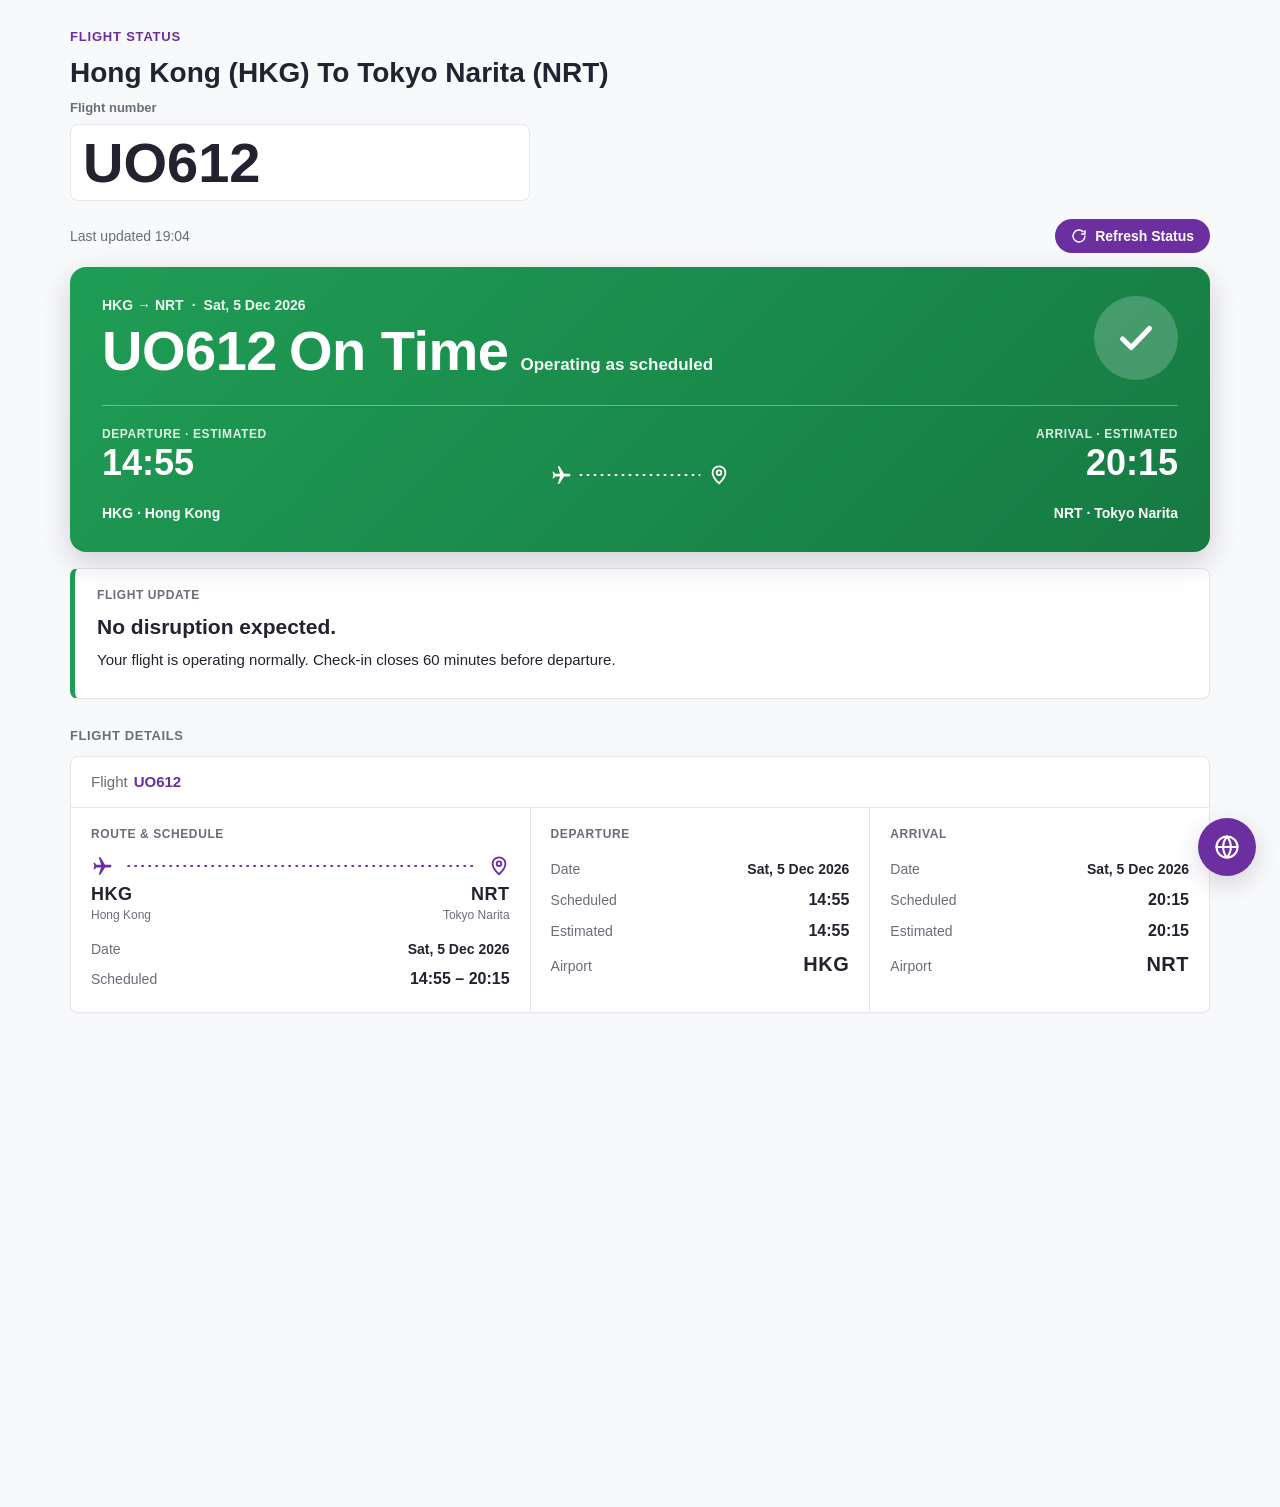
<file: UI Passenger/index.html>
<!DOCTYPE html>
<html lang="en">
<head>
  <meta charset="UTF-8" />
  <meta name="viewport" content="width=device-width, initial-scale=1.0" />
  <title>Flight Status | HK Express (Hackathon Prototype)</title>
  <!-- Inline SVG favicon so no extra file/request is needed under Live Server -->
  <link rel="icon" href="data:image/svg+xml,%3Csvg xmlns='http://www.w3.org/2000/svg' viewBox='0 0 100 100'%3E%3Crect width='100' height='100' rx='22' fill='%236b2fa0'/%3E%3Ctext x='50' y='67' font-family='Arial,Helvetica,sans-serif' font-size='46' font-weight='bold' text-anchor='middle' fill='white'%3EUO%3C/text%3E%3C/svg%3E" />
  <link rel="stylesheet" href="styles.css" />
</head>
<body>

  <!-- =========================================================
       MAIN CONTENT
       ========================================================= -->
  <main class="page">
    <p class="page-eyebrow" id="pageEyebrow">Flight Status</p>
    <h1 class="page-title" id="pageTitle">Flight Status</h1>
    <div class="flight-selector">
      <label for="flightNumberInput" id="flightNumberLabel">Flight number</label>
      <input id="flightNumberInput" type="text" maxlength="10" autocomplete="off" placeholder="e.g. UO612" />
    </div>
    <p class="page-meta">
      <span id="lastUpdated"></span>
      <button class="btn-refresh" type="button" id="refreshBtn">
        <svg viewBox="0 0 24 24" fill="none" stroke="currentColor" stroke-width="2.2" stroke-linecap="round" stroke-linejoin="round" aria-hidden="true">
          <path d="M21 12a9 9 0 1 1-2.64-6.36"/>
          <path d="M21 4v5h-5"/>
        </svg>
        <span class="btn-label" id="refreshLabel">Refresh Status</span>
      </button>
    </p>

    <div class="content" id="content" aria-busy="false">
      <!-- 1. Large status card (sticky, shrinks on scroll) -->
      <section class="hero" id="hero" aria-live="polite"></section>

      <!-- 2. Reason for delay / cancellation (always shown first) -->
      <section class="reason-card" id="reasonCard"></section>

      <!-- 3. Everything else -->
      <h2 class="section-title" id="detailsTitle">Flight details</h2>
      <section id="flightsContainer"></section>
    </div>
  </main>

  <!-- =========================================================
       FLOATING TRANSLATION BUBBLE
       ========================================================= -->
  <div class="translate-fab" id="translateFab">
    <div class="lang-menu" id="langMenu" role="menu" aria-labelledby="fabBtn">
      <div class="lang-menu-head">
        <p class="lang-menu-title" id="langMenuTitle">Translate flight info</p>
        <p class="lang-menu-sub" id="langMenuSubtitle">Preset translations</p>
      </div>
      <button class="lang-option" type="button" role="menuitemradio" data-lang="en" aria-checked="true">
        <span><span id="langNameEnglish">English</span> <small>EN</small></span>
        <svg class="check" viewBox="0 0 24 24" fill="none" stroke="currentColor" stroke-width="2.6" stroke-linecap="round" stroke-linejoin="round" aria-hidden="true"><path d="m5 12 5 5 9-10"/></svg>
      </button>
      <button class="lang-option" type="button" role="menuitemradio" data-lang="zh-TW" aria-checked="false">
        <span>繁體中文 <small id="langNameChinese">Traditional Chinese</small></span>
        <svg class="check" viewBox="0 0 24 24" fill="none" stroke="currentColor" stroke-width="2.6" stroke-linecap="round" stroke-linejoin="round" aria-hidden="true"><path d="m5 12 5 5 9-10"/></svg>
      </button>
      <button class="lang-option" type="button" role="menuitemradio" data-lang="ja" aria-checked="false">
        <span>日本語 <small id="langNameJapanese">Japanese</small></span>
        <svg class="check" viewBox="0 0 24 24" fill="none" stroke="currentColor" stroke-width="2.6" stroke-linecap="round" stroke-linejoin="round" aria-hidden="true"><path d="m5 12 5 5 9-10"/></svg>
      </button>
    </div>

    <button class="fab-btn" id="fabBtn" type="button" aria-haspopup="menu" aria-expanded="false" aria-controls="langMenu" title="Translate">
      <span class="sr-only" id="translateButtonLabel">Translate flight information</span>
      <svg viewBox="0 0 24 24" fill="none" stroke="currentColor" stroke-width="1.8" stroke-linecap="round" stroke-linejoin="round" aria-hidden="true">
        <circle cx="12" cy="12" r="9"/>
        <path d="M3 12h18"/>
        <path d="M12 3a14 14 0 0 1 0 18"/>
        <path d="M12 3a14 14 0 0 0 0 18"/>
      </svg>
    </button>
  </div>

  <div class="toast" id="toast" role="status" aria-live="polite"></div>
  <dialog class="compensation-dialog" id="compensationDialog" aria-labelledby="compensationTitle">
    <form id="compensationForm">
      <div class="compensation-head">
        <div>
          <h2 id="compensationTitle"></h2>
          <p id="compensationIntro"></p>
        </div>
        <button class="compensation-close" id="compensationClose" type="button" aria-label="Close">×</button>
      </div>
      <div class="compensation-disclaimer" id="compensationDisclaimer"></div>
      <fieldset class="compensation-options" id="compensationOptions"></fieldset>
      <button class="compensation-submit" id="compensationSubmit" type="submit"></button>
    </form>
  </dialog>

  <script src="../flight-data.js"></script>
  <script>
  (function () {
    'use strict';

    /* =========================================================
       CONFIG
       Explicit delays up to 60 minutes are yellow; longer or
       unconfirmed delays, cancellations and diversions are red.
       ON_TIME is the tolerance for estimated times on scheduled flights.
       ========================================================= */
    const THRESHOLDS = { ON_TIME: 15, LONG_DELAY: 60 };

    /* Scenario delays are relative to the selected flight's shared demo schedule. */
    const SCENARIOS = {
      ontime:    { status: 'scheduled', delay: 0 },
      short:     { status: 'delayed', delay: 25 },
      long:      { status: 'delayed', delay: 105 },
      cancelled: { status: 'cancelled', delay: null },
      diverted:  { status: 'diverted', delay: 11 }
    };
    /* =========================================================
       PRESET TRANSLATIONS
       ========================================================= */
    const TRANSLATIONS = {
      en: {
        locale: 'en-GB',
        langName: 'English',
        documentTitle: 'Flight Status | HK Express',
        eyebrow: 'Flight Status',
        routeTitle: '{from} ({fromCode}) To {to} ({toCode})',
        flightNumberLabel: 'Flight number',
        flightNumberPlaceholder: 'e.g. UO612',
        lastUpdated: 'Last updated {time}',
        refresh: 'Refresh Status',
        refreshing: 'Refreshing…',
        refreshed: 'Flight status refreshed',
        menuTitle: 'Translate flight info',
        menuSubtitle: 'Preset translations',
        translateButtonLabel: 'Translate flight information',
        languageEnglish: 'English',
        languageTraditionalChinese: 'Traditional Chinese',
        languageJapanese: 'Japanese',
        translatedTo: 'Translated to {lang}',
        demoLabel: 'Demo scenario:',
        scn_ontime: 'On time',
        scn_short: 'Short delay',
        scn_long: 'Long delay',
        scn_cancelled: 'Cancelled',
        scn_diverted: 'Diverted',
        flight: 'Flight',
        flightDetails: 'Flight details',
        routeSchedule: 'Route & Schedule',
        departure: 'Departure',
        arrival: 'Arrival',
        status: 'Status',
        date: 'Date',
        scheduled: 'Scheduled',
        actual: 'Actual',
        estimated: 'Estimated',
        delayProgress: 'Estimated delay',
        airport: 'Airport',
        was: 'Was {time}',
        min: 'min',
        aiSource: 'Generated by Vertex AI (mock)',
        reasonTitleIssue: 'Reason for disruption',
        reasonTitleOk: 'Flight update',
        statusDiverted: 'Diverted',
        statusDelayed: 'Delayed',
        statusOnTime: 'On Time',
        statusCancelled: 'Cancelled',
        sev_green: 'Operating as scheduled',
        sev_yellow: 'Short delay',
        sev_red: 'Major disruption',
        reason_ontime: 'No disruption expected.',
        detail_ontime: 'Your flight is operating normally. Check-in closes 60 minutes before departure.',
        reason_short: 'Minor air traffic congestion at HKG.',
        detail_short: 'Departure is running a little late. Boarding will start later than scheduled.',
        reason_long: 'Typhoon warning in effect in Hong Kong.',
        detail_long: 'Departure is delayed by more than an hour. You can change your flight free of charge in Manage Booking.',
        reason_cancelled: 'Cancelled due to typhoon.',
        detail_cancelled: 'We are sorry for the inconvenience. You can rebook or request a refund in Manage Booking.',
        reason_diverted: 'Rerouted due to weather.',
        detail_diverted: 'Heavy rain at Ningbo. The flight is landing at an alternate airport and ground transport will be arranged.',
        compTitle: 'We’re sorry about the disruption',
        compIntro: 'Choose one support option for this flight.',
        compDisclaimer: 'Demo options only. These are not confirmed airline benefits or a compensation promise.',
        compSubmit: 'Confirm my choice',
        compClose: 'Close',
        compSelected: 'Your demo choice: {option}',
        compShort1: 'Free window-seat upgrade on your next flight',
        compShort2: 'Meal voucher',
        compLong1: 'Free rebooking on a later flight',
        compLong2: 'Meal voucher',
        compLong3: 'Hotel and ground transport',
        compLong4: 'Travel voucher',
        compCancelled1: 'Rebook on the next available flight',
        compCancelled2: 'Request a refund',
        compCancelled3: 'Travel voucher',
        compCancelled4: 'Hotel and ground transport if an overnight stay is needed',
        compEntAsiaMiles: '500 Asia Miles',
        compEntMealVoucher: 'HK$80 meal voucher',
        compEntFreeChange: 'Free flight change',
        compEntRebooking: 'Free rebooking',
        compEntRefund: 'Full refund option',
        compEntHotel: 'Hotel and ground transport',
        compEntTravelVoucher: 'Travel voucher',
        compPublishedDisclaimer: 'Options are based on the controller’s published demo policy result and are not a confirmed airline offer.',
        cityHKG: 'Hong Kong',
        cityNGB: 'Ningbo'
      },
      'zh-TW': {
        locale: 'zh-TW',
        langName: '繁體中文',
        documentTitle: '航班狀態 | HK Express',
        eyebrow: '航班狀態',
        routeTitle: '{from} ({fromCode}) 至 {to} ({toCode})',
        flightNumberLabel: '航班編號',
        flightNumberPlaceholder: '例如 UO612',
        lastUpdated: '最後更新 {time}',
        refresh: '更新狀態',
        refreshing: '更新中…',
        refreshed: '航班狀態已更新',
        menuTitle: '翻譯航班資訊',
        menuSubtitle: '預設翻譯',
        translateButtonLabel: '翻譯航班資訊',
        languageEnglish: '英文',
        languageTraditionalChinese: '繁體中文',
        languageJapanese: '日文',
        translatedTo: '已翻譯為{lang}',
        demoLabel: '示範情境：',
        scn_ontime: '準時',
        scn_short: '短暫延誤',
        scn_long: '長時間延誤',
        scn_cancelled: '取消',
        scn_diverted: '改航',
        flight: '航班',
        flightDetails: '航班詳情',
        routeSchedule: '航線及時間表',
        departure: '出發',
        arrival: '抵達',
        status: '狀態',
        date: '日期',
        scheduled: '預定時間',
        actual: '實際時間',
        estimated: '預計時間',
        delayProgress: '預計延誤',
        airport: '機場',
        was: '原定 {time}',
        min: '分鐘',
        aiSource: '由 Vertex AI 生成（模擬）',
        reasonTitleIssue: '受阻原因',
        reasonTitleOk: '航班最新消息',
        statusDiverted: '改航',
        statusDelayed: '延誤',
        statusOnTime: '準時',
        statusCancelled: '取消',
        sev_green: '按時運作',
        sev_yellow: '短暫延誤',
        sev_red: '嚴重受阻',
        reason_ontime: '預計不會受阻。',
        detail_ontime: '航班正常運作。登機手續於起飛前 60 分鐘截止。',
        reason_short: '香港國際機場空中交通輕微擠塞。',
        detail_short: '起飛時間稍為延遲，登機時間將相應延後。',
        reason_long: '香港正生效颱風警告。',
        detail_long: '起飛延誤超過一小時。您可透過「管理預訂」免費更改航班。',
        reason_cancelled: '因颱風取消。',
        detail_cancelled: '很抱歉為您帶來不便。您可透過「管理預訂」改期或申請退款。',
        reason_diverted: '因天氣原因改道。',
        detail_diverted: '寧波大雨，航班將降落於備降機場，並會安排地面交通。',
        compTitle: '很抱歉航班受到影響',
        compIntro: '請為此航班選擇一項支援方案。',
        compDisclaimer: '僅供示範，並非已確認的航空公司福利或補償承諾。',
        compSubmit: '確認選擇',
        compClose: '關閉',
        compSelected: '您的示範選擇：{option}',
        compShort1: '下次航班免費升級至靠窗座位',
        compShort2: '餐飲券',
        compLong1: '免費改乘較後航班',
        compLong2: '餐飲券',
        compLong3: '酒店及地面交通',
        compLong4: '旅遊券',
        compCancelled1: '改乘下一班可供乘搭的航班',
        compCancelled2: '申請退款',
        compCancelled3: '旅遊券',
        compCancelled4: '如需過夜，安排酒店及地面交通',
        compEntAsiaMiles: '500 亞洲萬里通里數',
        compEntMealVoucher: 'HK$80 餐飲券',
        compEntFreeChange: '免費更改航班',
        compEntRebooking: '免費改乘',
        compEntRefund: '全額退款選項',
        compEntHotel: '酒店及地面交通',
        compEntTravelVoucher: '旅遊券',
        compPublishedDisclaimer: '選項根據控制台發布的示範政策結果顯示，並非航空公司的確認安排。',
        cityHKG: '香港',
        cityNGB: '寧波'
      },
      ja: {
        locale: 'ja-JP',
        langName: '日本語',
        documentTitle: 'フライト状況 | HK Express',
        eyebrow: '運航状況',
        routeTitle: '{from} ({fromCode}) 発 {to} ({toCode}) 行き',
        flightNumberLabel: '便名',
        flightNumberPlaceholder: '例：UO612',
        lastUpdated: '最終更新 {time}',
        refresh: '状況を更新',
        refreshing: '更新中…',
        refreshed: '運航状況を更新しました',
        menuTitle: 'フライト情報を翻訳',
        menuSubtitle: 'プリセット翻訳',
        translateButtonLabel: 'フライト情報を翻訳',
        languageEnglish: '英語',
        languageTraditionalChinese: '繁体字中国語',
        languageJapanese: '日本語',
        translatedTo: '{lang}に翻訳しました',
        demoLabel: 'デモシナリオ：',
        scn_ontime: '定刻',
        scn_short: '小幅な遅延',
        scn_long: '大幅な遅延',
        scn_cancelled: '欠航',
        scn_diverted: '目的地変更',
        flight: '便名',
        flightDetails: 'フライト詳細',
        routeSchedule: '路線とスケジュール',
        departure: '出発',
        arrival: '到着',
        status: '運航状況',
        date: '日付',
        scheduled: '定刻',
        actual: '実際',
        estimated: '見込み',
        delayProgress: '予想遅延',
        airport: '空港',
        was: '当初 {time}',
        min: '分',
        aiSource: 'Vertex AI により生成（モック）',
        reasonTitleIssue: '運航への影響の理由',
        reasonTitleOk: 'フライト情報',
        statusDiverted: '目的地変更',
        statusDelayed: '遅延',
        statusOnTime: '定刻',
        statusCancelled: '欠航',
        sev_green: '定刻通り運航',
        sev_yellow: '小幅な遅れ',
        sev_red: '大幅な乱れ',
        reason_ontime: '遅延の見込みはありません。',
        detail_ontime: '通常通り運航しています。チェックインは出発の60分前に締め切ります。',
        reason_short: '香港国際空港で軽度の航空交通混雑。',
        detail_short: '出発が少し遅れています。搭乗開始も予定より遅くなります。',
        reason_long: '香港で台風警報が発令中です。',
        detail_long: '出発が1時間以上遅れます。「予約管理」から無料で便を変更できます。',
        reason_cancelled: '台風のため欠航となりました。',
        detail_cancelled: 'ご迷惑をおかけし申し訳ございません。「予約管理」から振替または払い戻しが可能です。',
        reason_diverted: '悪天候のため経路を変更しました。',
        detail_diverted: '寧波の大雨により代替空港に着陸します。地上交通を手配いたします。',
        compTitle: 'ご不便をおかけして申し訳ありません',
        compIntro: 'この便について、サポートを1つ選択してください。',
        compDisclaimer: 'デモ用の選択肢です。航空会社が提供を確約した補償ではありません。',
        compSubmit: '選択を確定',
        compClose: '閉じる',
        compSelected: 'デモで選択した内容：{option}',
        compShort1: '次回便の窓側席へ無料アップグレード',
        compShort2: '食事クーポン',
        compLong1: '後続便への無料振替',
        compLong2: '食事クーポン',
        compLong3: 'ホテルと地上交通',
        compLong4: '旅行クーポン',
        compCancelled1: '空席のある次の便へ振替',
        compCancelled2: '払い戻しを申請',
        compCancelled3: '旅行クーポン',
        compCancelled4: '宿泊が必要な場合のホテルと地上交通',
        compEntAsiaMiles: '500アジア・マイル',
        compEntMealVoucher: 'HK$80のお食事券',
        compEntFreeChange: '無料の便変更',
        compEntRebooking: '無料振替',
        compEntRefund: '全額返金オプション',
        compEntHotel: 'ホテルと地上交通',
        compEntTravelVoucher: '旅行クーポン',
        compPublishedDisclaimer: 'コントローラーが公開したデモポリシーに基づく選択肢であり、航空会社が確約したものではありません。',
        cityHKG: '香港',
        cityNGB: '寧波'
      }
    };

    /* =========================================================
       STATE
       ========================================================= */
    const initialFlightNumber = localStorage.getItem('passengerFlightNumber') || FLIGHT_DEMO.defaultFlightNumber;
    const state = {
      language: 'en',
      scenario: new URLSearchParams(window.location.search).get('scenario') || 'ontime',
      flightNumber: initialFlightNumber,
      pendingFlightNumber: initialFlightNumber,
      publishedUpdate: null,
      lastUpdated: new Date(),
      isBusy: false,
      compact: false
    };

    /* =========================================================
       DOM REFERENCES
       ========================================================= */
    const els = {
      content: document.getElementById('content'),
      hero: document.getElementById('hero'),
      reasonCard: document.getElementById('reasonCard'),
      detailsTitle: document.getElementById('detailsTitle'),
      container: document.getElementById('flightsContainer'),
      flightNumberLabel: document.getElementById('flightNumberLabel'),
      flightNumberInput: document.getElementById('flightNumberInput'),
      pageTitle: document.getElementById('pageTitle'),
      pageEyebrow: document.getElementById('pageEyebrow'),
      lastUpdated: document.getElementById('lastUpdated'),
      refreshBtn: document.getElementById('refreshBtn'),
      refreshLabel: document.getElementById('refreshLabel'),
      fab: document.getElementById('translateFab'),
      fabBtn: document.getElementById('fabBtn'),
      langMenu: document.getElementById('langMenu'),
      langMenuTitle: document.getElementById('langMenuTitle'),
      langMenuSubtitle: document.getElementById('langMenuSubtitle'),
      langNameEnglish: document.getElementById('langNameEnglish'),
      langNameChinese: document.getElementById('langNameChinese'),
      langNameJapanese: document.getElementById('langNameJapanese'),
      translateButtonLabel: document.getElementById('translateButtonLabel'),
      langOptions: document.querySelectorAll('.lang-option'),
      toast: document.getElementById('toast'),
      compensationDialog: document.getElementById('compensationDialog'),
      compensationForm: document.getElementById('compensationForm'),
      compensationTitle: document.getElementById('compensationTitle'),
      compensationIntro: document.getElementById('compensationIntro'),
      compensationDisclaimer: document.getElementById('compensationDisclaimer'),
      compensationOptions: document.getElementById('compensationOptions'),
      compensationSubmit: document.getElementById('compensationSubmit'),
      compensationClose: document.getElementById('compensationClose')
    };
    let lastCompensationReason = null;

    /* =========================================================
       ICONS (inline SVG strings)
       ========================================================= */
    const ICONS = {
      plane:
        '<svg class="icon" viewBox="0 0 24 24" fill="currentColor" aria-hidden="true">' +
        '<path d="M21.5 15.5v-1.8l-8-5V3.2c0-.8-.7-1.5-1.5-1.5s-1.5.7-1.5 1.5v5.5l-8 5v1.8l8-2.5v5.3L8.5 19.8v1.5l3.5-1 3.5 1v-1.5l-2-1.5V13l8 2.5z" transform="rotate(90 12 12)"/>' +
        '</svg>',
      dotted:
        '<svg class="dotted" viewBox="0 0 100 6" preserveAspectRatio="none" aria-hidden="true">' +
        '<line x1="2" y1="3" x2="98" y2="3" stroke="currentColor" stroke-width="2" stroke-dasharray="1 6" stroke-linecap="round" vector-effect="non-scaling-stroke"/>' +
        '</svg>',
      pin:
        '<svg class="icon" viewBox="0 0 24 24" fill="none" stroke="currentColor" stroke-width="2" stroke-linecap="round" stroke-linejoin="round" aria-hidden="true">' +
        '<path d="M12 21s-7-6.2-7-11.5A7 7 0 0 1 19 9.5C19 14.8 12 21 12 21z"/>' +
        '<circle cx="12" cy="9.5" r="2.5"/>' +
        '</svg>',
      check:
        '<svg viewBox="0 0 24 24" fill="none" stroke="currentColor" stroke-width="2.6" stroke-linecap="round" stroke-linejoin="round" aria-hidden="true"><path d="m5 12.5 4.5 4.5L19 7"/></svg>',
      clock:
        '<svg viewBox="0 0 24 24" fill="none" stroke="currentColor" stroke-width="2.2" stroke-linecap="round" stroke-linejoin="round" aria-hidden="true"><circle cx="12" cy="12" r="8.5"/><path d="M12 7.5V12l3 2"/></svg>',
      alert:
        '<svg viewBox="0 0 24 24" fill="none" stroke="currentColor" stroke-width="2.2" stroke-linecap="round" stroke-linejoin="round" aria-hidden="true"><path d="M12 3.5 2.8 19.5h18.4L12 3.5z"/><path d="M12 10v4.5"/><path d="M12 17.3v.2"/></svg>'
    };
    const SEVERITY_ICON = { green: 'check', yellow: 'clock', red: 'alert' };

    /* =========================================================
       HELPERS
       ========================================================= */
    function t(key) {
      const dict = TRANSLATIONS[state.language] || TRANSLATIONS.en;
      return dict[key] !== undefined ? dict[key] : (TRANSLATIONS.en[key] !== undefined ? TRANSLATIONS.en[key] : key);
    }

    function fill(template, values) {
      return String(template).replace(/\{(\w+)\}/g, function (_, k) {
        return values[k] !== undefined ? values[k] : '';
      });
    }

    function cityLabel(place) {
      if (place.cityKey) return t(place.cityKey);
      const route = FLIGHT_DEMO.routes[place.code];
      return route ? route[{ en: 0, 'zh-TW': 2, ja: 3 }[state.language]] : (place.name || place.code);
    }

    const normalizeFlightNumber = FLIGHT_DEMO.normalizeFlightNumber;

    function readControllerUpdate(flightNumber) {
      const target = normalizeFlightNumber(flightNumber);
      const prefix = 'hkexpress:flight:';
      let latest = null;
      let malformed = false;

      function parseUpdate(raw) {
        try {
          const value = JSON.parse(raw);
          if (!value || normalizeFlightNumber(value.flightNumber) !== target ||
              !value.route || !['on_time', 'delayed', 'cancelled'].includes(value.status) ||
              !['GREEN', 'YELLOW', 'RED'].includes(value.statusColour)) return null;
          return value;
        } catch (error) {
          malformed = true;
          return null;
        }
      }

      const latestRaw = localStorage.getItem(prefix + 'latest');
      if (latestRaw) latest = parseUpdate(latestRaw);

      for (let i = 0; i < localStorage.length; i++) {
        const key = localStorage.key(i);
        if (!key || !key.startsWith(prefix) || key === prefix + 'latest') continue;
        const keyFlight = key.slice(prefix.length).split('|')[0];
        if (normalizeFlightNumber(keyFlight) !== target) continue;
        const raw = localStorage.getItem(key);
        if (!raw) continue;
        const value = parseUpdate(raw);
        if (value && (!latest || String(value.sentAt || '') > String(latest.sentAt || ''))) latest = value;
      }

      if (malformed) showToast('A published flight update could not be read.');
      return latest;
    }

    function escapeHtml(str) {
      return String(str)
        .replace(/&/g, '&amp;')
        .replace(/</g, '&lt;')
        .replace(/>/g, '&gt;')
        .replace(/"/g, '&quot;')
        .replace(/'/g, '&#39;');
    }

    function formatDate(isoDate) {
      try {
        const d = new Date(isoDate + 'T00:00:00Z');
        return new Intl.DateTimeFormat(t('locale'), {
          weekday: 'short', day: 'numeric', month: 'short', year: 'numeric', timeZone: 'UTC'
        }).format(d);
      } catch (e) {
        return isoDate;
      }
    }

    function formatClock(date) {
      try {
        return new Intl.DateTimeFormat(t('locale'), { hour: '2-digit', minute: '2-digit', hour12: false }).format(date);
      } catch (e) {
        return date.toTimeString().slice(0, 5);
      }
    }

    function toMinutes(hhmm) {
      const parts = hhmm.split(':');
      return parseInt(parts[0], 10) * 60 + parseInt(parts[1], 10);
    }

    function diffMinutes(scheduled, time, scheduledDate, date) {
      if (!scheduled || !time) return 0;
      const dateDifference = scheduledDate && date
        ? (new Date(date + 'T00:00:00Z') - new Date(scheduledDate + 'T00:00:00Z')) / 60000
        : 0;
      return dateDifference + toMinutes(time) - toMinutes(scheduled);
    }

    function delayInfo(leg) {
      const diff = diffMinutes(leg.scheduled, leg.time, leg.scheduledDate, leg.date);
      if (!leg.time || diff === 0) return { cls: '', label: '' };
      return {
        cls: diff > 0 ? 'is-late' : 'is-early',
        label: (diff > 0 ? '+' : '−') + Math.abs(diff) + ' ' + t('min')
      };
    }

    /* Largest positive delay across departure and arrival. */
    function maxDelay(f) {
      if (Number.isFinite(f.delayMinutes)) return Math.max(0, f.delayMinutes);
      return Math.max(
        0,
        diffMinutes(f.departure.scheduled, f.departure.time, f.departure.scheduledDate, f.departure.date),
        diffMinutes(f.arrival.scheduled, f.arrival.time, f.arrival.scheduledDate, f.arrival.date)
      );
    }

    /* green / yellow / red */
    function getSeverity(f) {
      if (f.status === 'cancelled' || f.status === 'diverted') return 'red';
      const d = maxDelay(f);
      if (f.reasonKey === 'long' || d > THRESHOLDS.LONG_DELAY) return 'red';
      if (f.status === 'delayed' || d > THRESHOLDS.ON_TIME) return 'yellow';
      return 'green';
    }

    function getStatusKey(f) {
      if (f.status === 'cancelled') return 'statusCancelled';
      if (f.status === 'diverted') return 'statusDiverted';
      if (f.status === 'delayed') return 'statusDelayed';
      return maxDelay(f) > THRESHOLDS.ON_TIME ? 'statusDelayed' : 'statusOnTime';
    }

    function arrivalLeg(times, fallbackDate) {
      return {
        scheduledDate: times.scheduledArrivalDate || fallbackDate,
        date: times.newArrivalDate || times.scheduledArrivalDate || fallbackDate,
        scheduled: times.scheduledArrival || '—',
        time: times.newArrival || null,
        timeType: 'estimated'
      };
    }

    function getCurrentFlight() {
      const defaults = FLIGHT_DEMO.getDefaults(state.flightNumber);
      const scheduled = FLIGHT_DEMO.formatTime(defaults.std);
      const base = {
        id: 'f1',
        flightNo: state.flightNumber,
        origin: { code: 'HKG', cityKey: 'cityHKG' },
        destination: { code: defaults.to },
        departure: { date: defaults.date, scheduledDate: defaults.date, scheduled: scheduled, time: scheduled, timeType: 'estimated' },
        arrival: arrivalLeg(FLIGHT_DEMO.arrivalTimes(defaults.to, defaults.date, defaults.std), defaults.date),
        status: 'scheduled',
        reasonKey: 'ontime'
      };
      const update = state.publishedUpdate;
      if (update) {
        const delay = Number.isFinite(update.delayMinutes) ? update.delayMinutes : null;
        const isLongDelay = delay === null || delay > THRESHOLDS.LONG_DELAY;
        const reasonKey = update.status === 'cancelled'
          ? 'cancelled'
          : update.status === 'on_time'
            ? 'ontime'
            : isLongDelay ? 'long' : 'short';
        const languageKey = state.language === 'zh-TW' ? 'zh' : state.language;
        const passengerMessage = update.passengerMessage;
        const controllerMessage = typeof passengerMessage === 'string'
          ? passengerMessage
          : passengerMessage && (passengerMessage[languageKey] || passengerMessage.en);
        const date = update.newDepartureDate || update.date || base.departure.date;
        const scheduledDate = update.date || base.departure.scheduledDate;
        const scheduledDeparture = update.scheduledDeparture || base.departure.scheduled;
        const arrivalDelay = update.status === 'on_time' ? 0
          : update.status === 'delayed' && update.newDeparture ? delay : null;
        const arrival = update.scheduledArrival !== undefined ? update
          : FLIGHT_DEMO.arrivalTimes(update.route.to || defaults.to, scheduledDate, toMinutes(scheduledDeparture), arrivalDelay);
        return {
          id: 'published',
          flightNo: update.flightNumber,
          origin: { code: update.route.from || 'HKG', cityKey: (update.route.from || 'HKG') === 'HKG' ? 'cityHKG' : null },
          destination: { code: update.route.to || base.destination.code, name: update.route.toName || update.route.to || base.destination.code },
          departure: {
            date: date,
            scheduledDate: scheduledDate,
            scheduled: scheduledDeparture,
            time: update.status === 'cancelled' ? null : (update.newDeparture || null),
            timeType: 'estimated'
          },
          arrival: arrivalLeg(Object.assign({}, arrival, {
            newArrival: update.status === 'cancelled' ? null : arrival.newArrival
          }), scheduledDate),
          status: update.status === 'cancelled' ? 'cancelled' : update.status === 'delayed' ? 'delayed' : 'scheduled',
          statusColour: update.statusColour,
          delayMinutes: delay,
          controllerEntitlements: Array.isArray(update.entitlements) ? update.entitlements : [],
          reasonKey: reasonKey,
          controllerMessage: controllerMessage || ''
        };
      }
      const s = SCENARIOS[state.scenario];
      if (!s) return base;
      const departureMinutes = s.delay === null ? null : defaults.std + s.delay;
      return Object.assign({}, base, {
        status: s.status,
        reasonKey: state.scenario,
        delayMinutes: s.delay,
        arrival: arrivalLeg(FLIGHT_DEMO.arrivalTimes(defaults.to, defaults.date, defaults.std, s.delay), defaults.date),
        departure: Object.assign({}, base.departure, {
          date: departureMinutes === null ? defaults.date : FLIGHT_DEMO.addDays(defaults.date, Math.floor(departureMinutes / 1440)),
          time: departureMinutes === null ? null : FLIGHT_DEMO.formatTime(departureMinutes),
          timeType: s.status === 'diverted' ? 'actual' : 'estimated'
        })
      });
    }

    function showToast(message) {
      els.toast.textContent = message;
      els.toast.classList.add('is-visible');
      clearTimeout(showToast._timer);
      showToast._timer = setTimeout(function () {
        els.toast.classList.remove('is-visible');
      }, 2200);
    }

    function updateCompensationPrompt(f) {
      const entitlementKeys = {
        asia_miles_500: 'compEntAsiaMiles',
        meal_voucher_80: 'compEntMealVoucher',
        free_change: 'compEntFreeChange',
        rebooking: 'compEntRebooking',
        refund: 'compEntRefund',
        hotel: 'compEntHotel',
        travel_voucher: 'compEntTravelVoucher'
      };
      const demoOptionKeys = {
        short: ['compShort1', 'compShort2'],
        long: ['compLong1', 'compLong2', 'compLong3', 'compLong4'],
        cancelled: ['compCancelled1', 'compCancelled2', 'compCancelled3', 'compCancelled4']
      };
      const hasPublishedEntitlements = Array.isArray(f.controllerEntitlements);
      const optionKeys = hasPublishedEntitlements
        ? f.controllerEntitlements.map(function (key) { return entitlementKeys[key]; }).filter(Boolean)
        : (demoOptionKeys[f.reasonKey] || []);
      const promptKey = [f.flightNo, f.reasonKey, optionKeys.join(',')].join(':');

      if (!optionKeys.length) {
        lastCompensationReason = promptKey;
        if (els.compensationDialog.open) els.compensationDialog.close();
        return;
      }

      const shouldOpen = lastCompensationReason !== promptKey;
      lastCompensationReason = promptKey;
      els.compensationTitle.textContent = t('compTitle');
      els.compensationIntro.textContent = t('compIntro');
      els.compensationDisclaimer.textContent = t(hasPublishedEntitlements ? 'compPublishedDisclaimer' : 'compDisclaimer');
      els.compensationSubmit.textContent = t('compSubmit');
      els.compensationClose.setAttribute('aria-label', t('compClose'));
      els.compensationOptions.innerHTML = optionKeys.map(function (key, index) {
        return '<label class="compensation-option">' +
          '<input type="radio" name="supportOption" value="' + index + '" required>' +
          '<span>' + escapeHtml(t(key)) + '</span>' +
        '</label>';
      }).join('');
      if (shouldOpen && !els.compensationDialog.open) els.compensationDialog.showModal();
    }

    function field(label, valueHtml, extraClass) {
      return (
        '<div class="field">' +
          '<span class="field-label">' + escapeHtml(label) + '</span>' +
          '<span class="field-value ' + (extraClass || '') + '">' + valueHtml + '</span>' +
        '</div>'
      );
    }

    /* =========================================================
       HERO (large status card)
       ========================================================= */
    function heroTimeBlock(kind, leg, airportCode, cityName, alignClass, isCancelled, departureDate) {
      const typeLabel = isCancelled ? '' : ' · ' + (leg.timeType === 'actual' ? t('actual') : t('estimated'));
      const dateLabel = kind === 'arrival' && leg.time && leg.date !== departureDate ? ' · ' + formatDate(leg.date) : '';
      const shown = leg.time || '—';
      const hasScheduledTime = leg.scheduled && leg.scheduled !== '—';
      const changed = hasScheduledTime && (!leg.time || diffMinutes(leg.scheduled, leg.time, leg.scheduledDate, leg.date) !== 0);
      const was = changed ? escapeHtml(fill(t('was'), { time: leg.scheduled })) : '&nbsp;';
      return (
        '<div class="' + alignClass + '">' +
          '<div class="ht-label">' + escapeHtml(t(kind) + typeLabel + dateLabel) + '</div>' +
          '<div class="ht-time">' + escapeHtml(shown) + '</div>' +
          '<div class="ht-was">' + (changed ? '<s>' + was + '</s>' : was) + '</div>' +
          '<div class="ht-code">' + escapeHtml(airportCode + ' · ' + cityName) + '</div>' +
        '</div>'
      );
    }

    function buildHero(f, sev) {
      const delay = maxDelay(f);
      let sub = f.status === 'delayed'
        ? t('sev_' + (f.reasonKey === 'long' ? 'red' : 'yellow'))
        : t('sev_' + sev);
      if (f.status === 'delayed' && delay > 0) {
        sub += ' · +' + delay + ' ' + t('min');
      }
      const isCancelled = f.status === 'cancelled';

      return (
        '<div class="hero-main">' +
          '<div class="hero-left">' +
            '<div class="hero-flight">' +
              '<span>' + escapeHtml(f.origin.code + ' → ' + f.destination.code) + '</span><span aria-hidden="true">·</span>' +
              '<span>' + escapeHtml(formatDate(f.departure.date)) + '</span>' +
            '</div>' +
            '<div class="hero-headline">' +
              '<span class="hero-flight-number">' + escapeHtml(f.flightNo) + '</span>' +
              '<span class="hero-status">' + escapeHtml(t(getStatusKey(f))) + '</span>' +
              '<span class="hero-sub">' + escapeHtml(sub) + '</span>' +
            '</div>' +
          '</div>' +
          '<div class="hero-icon">' + ICONS[SEVERITY_ICON[sev]] + '</div>' +
        '</div>' +
        '<div class="hero-times">' +
          heroTimeBlock('departure', f.departure, f.origin.code, cityLabel(f.origin), 'ht-dep', isCancelled) +
          '<div class="ht-line">' + ICONS.plane + ICONS.dotted + ICONS.pin + '</div>' +
          heroTimeBlock('arrival', f.arrival, f.destination.code, cityLabel(f.destination), 'ht-arr', isCancelled, f.departure.date) +
        '</div>'
      );
    }

    /* =========================================================
       REASON CARD
       ========================================================= */
    function buildReason(f, sev) {
      const title = sev === 'green' ? t('reasonTitleOk') : t('reasonTitleIssue');
      const delay = maxDelay(f);
      const progress = f.status === 'delayed' && delay > 0
        ? '<div class="delay-progress">' +
            '<div class="delay-progress-label"><span>' + escapeHtml(t('delayProgress')) + '</span><strong>+' + delay + ' ' + escapeHtml(t('min')) + '</strong></div>' +
            '<div class="delay-progress-track" role="meter" aria-label="' + escapeHtml(t('delayProgress')) + '" aria-valuemin="0" aria-valuemax="120" aria-valuenow="' + Math.min(delay, 120) + '" aria-valuetext="+' + delay + ' ' + escapeHtml(t('min')) + '">' +
              '<span style="width:' + Math.min(delay / 120 * 100, 100) + '%"></span>' +
            '</div>' +
          '</div>'
        : '';
      return (
        '<div class="reason-head">' +
          '<h2 class="reason-title">' + escapeHtml(title) + '</h2>' +
        '</div>' +
        '<p class="reason-text">' + escapeHtml(f.controllerMessage || t('reason_' + f.reasonKey)) + '</p>' +
        progress +
        (f.controllerMessage ? '' : '<p class="reason-detail">' + escapeHtml(t('detail_' + f.reasonKey)) + '</p>')
      );
    }

    /* =========================================================
       FLIGHT DETAILS CARD
       ========================================================= */
    function buildCard(f, sev) {
      const depDelay = delayInfo(f.departure);
      const arrDelay = delayInfo(f.arrival);
      const depLabel = f.departure.timeType === 'actual' ? t('actual') : t('estimated');
      const arrLabel = f.arrival.timeType === 'actual' ? t('actual') : t('estimated');

      const routeCol =
        '<div class="col">' +
          '<h3 class="col-title">' + escapeHtml(t('routeSchedule')) + '</h3>' +
          '<div class="route-visual">' + ICONS.plane + ICONS.dotted + ICONS.pin + '</div>' +
          '<div class="route-codes"><span>' + escapeHtml(f.origin.code) + '</span><span>' + escapeHtml(f.destination.code) + '</span></div>' +
          '<div class="route-cities"><span>' + escapeHtml(cityLabel(f.origin)) + '</span><span>' + escapeHtml(cityLabel(f.destination)) + '</span></div>' +
          field(t('date'), escapeHtml(formatDate(f.departure.date))) +
          field(t('scheduled'), escapeHtml(f.arrival.scheduled === '—' ? f.departure.scheduled : f.departure.scheduled + ' – ' + f.arrival.scheduled), 'time') +
        '</div>';

      function legCol(titleKey, leg, timeLabel, delay, code) {
        const scheduledTime = leg.scheduled + (leg.scheduledDate && leg.scheduledDate !== leg.date
          ? ' · ' + formatDate(leg.scheduledDate) : '');
        return (
          '<div class="col">' +
            '<h3 class="col-title">' + escapeHtml(t(titleKey)) + '</h3>' +
            field(t('date'), escapeHtml(formatDate(leg.date))) +
            field(t('scheduled'), escapeHtml(scheduledTime), 'time') +
            field(timeLabel,
              escapeHtml(leg.time || '—') +
              (delay.label ? '<span class="delta">(' + escapeHtml(delay.label) + ')</span>' : ''),
              'time ' + delay.cls) +
            field(t('airport'), escapeHtml(code), 'airport-code') +
          '</div>'
        );
      }

      return (
        '<article class="flight-card" data-flight-id="' + escapeHtml(f.id) + '">' +
          '<div class="card-head">' +
            '<div class="flight-no"><span>' + escapeHtml(t('flight')) + '</span>' + escapeHtml(f.flightNo) + '</div>' +
          '</div>' +
          '<div class="card-grid">' +
            routeCol +
            legCol('departure', f.departure, depLabel, depDelay, f.origin.code) +
            legCol('arrival', f.arrival, arrLabel, arrDelay, f.destination.code) +
          '</div>' +
        '</article>'
      );
    }

    /* =========================================================
       RENDER
       ========================================================= */
    function renderFlights(language) {
      if (language && TRANSLATIONS[language]) state.language = language;
      document.documentElement.lang = state.language;
      document.title = t('documentTitle');

      const f = getCurrentFlight();

      els.pageEyebrow.textContent = t('eyebrow');
      els.flightNumberLabel.textContent = t('flightNumberLabel');
      els.flightNumberInput.placeholder = t('flightNumberPlaceholder');
      els.lastUpdated.textContent = fill(t('lastUpdated'), { time: formatClock(state.lastUpdated) });
      els.refreshLabel.textContent = state.isBusy ? t('refreshing') : t('refresh');
      els.langMenuTitle.textContent = t('menuTitle');
      els.langMenuSubtitle.textContent = t('menuSubtitle');
      els.langNameEnglish.textContent = t('languageEnglish');
      els.langNameChinese.textContent = t('languageTraditionalChinese');
      els.langNameJapanese.textContent = t('languageJapanese');
      els.translateButtonLabel.textContent = t('translateButtonLabel');
      els.detailsTitle.textContent = t('flightDetails');
      if (els.flightNumberInput !== document.activeElement) els.flightNumberInput.value = state.pendingFlightNumber;

      if (!f) return;

      els.pageTitle.textContent = fill(t('routeTitle'), {
        from: cityLabel(f.origin), fromCode: f.origin.code,
        to: cityLabel(f.destination), toCode: f.destination.code
      });

      const sev = getSeverity(f);

      els.hero.className = 'hero sev-' + sev + (state.compact ? ' is-compact' : '');
      els.hero.innerHTML = buildHero(f, sev);

      els.reasonCard.className = 'reason-card sev-' + sev;
      els.reasonCard.innerHTML = buildReason(f, sev);

      els.container.innerHTML = buildCard(f, sev);
      updateCompensationPrompt(f);

      els.langOptions.forEach(function (btn) {
        btn.setAttribute('aria-checked', btn.getAttribute('data-lang') === state.language ? 'true' : 'false');
      });
    }

    /* =========================================================
       SHRINK HERO ON SCROLL
       Hysteresis (two thresholds) prevents flicker at the boundary.
       ========================================================= */
    const COMPACT_NEAR_TOP = 28;
    const EXPAND_BELOW_TOP = 100;
    let scrollTicking = false;

    function updateCompact() {
      scrollTicking = false;
      const top = els.hero.getBoundingClientRect().top;
      let next = state.compact;
      if (!state.compact && top <= COMPACT_NEAR_TOP) next = true;
      else if (state.compact && top > EXPAND_BELOW_TOP) next = false;
      if (next !== state.compact) {
        state.compact = next;
        els.hero.classList.toggle('is-compact', next);
      }
    }

    window.addEventListener('scroll', function () {
      if (!scrollTicking) {
        scrollTicking = true;
        window.requestAnimationFrame(updateCompact);
      }
    }, { passive: true });

    /* =========================================================
       MOCK API CALLS
       ========================================================= */

    // TODO: Replace with real flight status API call (HK Express / Cathay ops data).
    function fetchFlightStatus() {
      return new Promise(function (resolve) {
        setTimeout(resolve, 1000);
      });
    }

    /* =========================================================
       ACTIONS
       ========================================================= */
    function setLoading(isLoading) {
      state.isBusy = isLoading;
      els.content.classList.toggle('is-loading', isLoading);
      els.content.setAttribute('aria-busy', isLoading ? 'true' : 'false');
    }

    function handleRefresh() {
      if (state.isBusy) return;
      state.pendingFlightNumber = els.flightNumberInput.value.trim().toUpperCase() || FLIGHT_DEMO.defaultFlightNumber;
      setLoading(true);
      els.refreshBtn.disabled = true;
      els.refreshBtn.classList.add('is-loading');
      els.refreshLabel.textContent = t('refreshing');

      fetchFlightStatus().then(function () {
        state.publishedUpdate = readControllerUpdate(state.pendingFlightNumber);
        state.flightNumber = state.publishedUpdate
          ? state.publishedUpdate.flightNumber
          : state.pendingFlightNumber;
        state.pendingFlightNumber = state.flightNumber;
        localStorage.setItem('passengerFlightNumber', state.flightNumber);
        if (!state.publishedUpdate) state.scenario = 'ontime';
        state.lastUpdated = new Date();
        setLoading(false);
        els.refreshBtn.disabled = false;
        els.refreshBtn.classList.remove('is-loading');
        renderFlights(state.language);
        showToast(t('refreshed'));
      });
    }

    function handleLanguageChange(lang) {
      closeMenu();
      if (!TRANSLATIONS[lang] || state.isBusy || lang === state.language) return;

      renderFlights(lang);
      showToast(fill(t('translatedTo'), { lang: t('langName') }));
    }

    /* =========================================================
       LANGUAGE MENU
       ========================================================= */
    function openMenu() {
      els.langMenu.classList.add('is-open');
      els.fabBtn.setAttribute('aria-expanded', 'true');
      const active = els.langMenu.querySelector('.lang-option[aria-checked="true"]');
      if (active) active.focus();
    }

    function closeMenu() {
      els.langMenu.classList.remove('is-open');
      els.fabBtn.setAttribute('aria-expanded', 'false');
    }

    /* =========================================================
       EVENT LISTENERS
       ========================================================= */
    els.refreshBtn.addEventListener('click', handleRefresh);
    els.compensationClose.addEventListener('click', function () {
      els.compensationDialog.close();
    });
    els.compensationForm.addEventListener('submit', function (e) {
      e.preventDefault();
      const selected = els.compensationForm.querySelector('input[name="supportOption"]:checked');
      if (!selected) return;
      const optionKey = els.compensationOptions.querySelectorAll('.compensation-option span')[Number(selected.value)];
      showToast(fill(t('compSelected'), { option: optionKey.textContent }));
      els.compensationDialog.close();
    });

    els.fabBtn.addEventListener('click', function (e) {
      e.stopPropagation();
      if (els.langMenu.classList.contains('is-open')) closeMenu(); else openMenu();
    });

    els.langOptions.forEach(function (btn) {
      btn.addEventListener('click', function (e) {
        e.stopPropagation();
        handleLanguageChange(btn.getAttribute('data-lang'));
      });
    });

    els.flightNumberInput.addEventListener('input', function () {
      state.pendingFlightNumber = els.flightNumberInput.value.trim().toUpperCase() || FLIGHT_DEMO.defaultFlightNumber;
    });
    els.flightNumberInput.addEventListener('blur', function () {
      state.pendingFlightNumber = els.flightNumberInput.value.trim().toUpperCase() || FLIGHT_DEMO.defaultFlightNumber;
      els.flightNumberInput.value = state.pendingFlightNumber;
    });

    document.addEventListener('click', function (e) {
      if (!els.fab.contains(e.target)) closeMenu();
    });

    document.addEventListener('keydown', function (e) {
      if (e.key === 'Escape' && els.langMenu.classList.contains('is-open')) {
        closeMenu();
        els.fabBtn.focus();
      }
    });

    /* =========================================================
       INIT
       ========================================================= */
    renderFlights('en');
    updateCompact();
  })();
  </script>
</body>
</html>
</file>
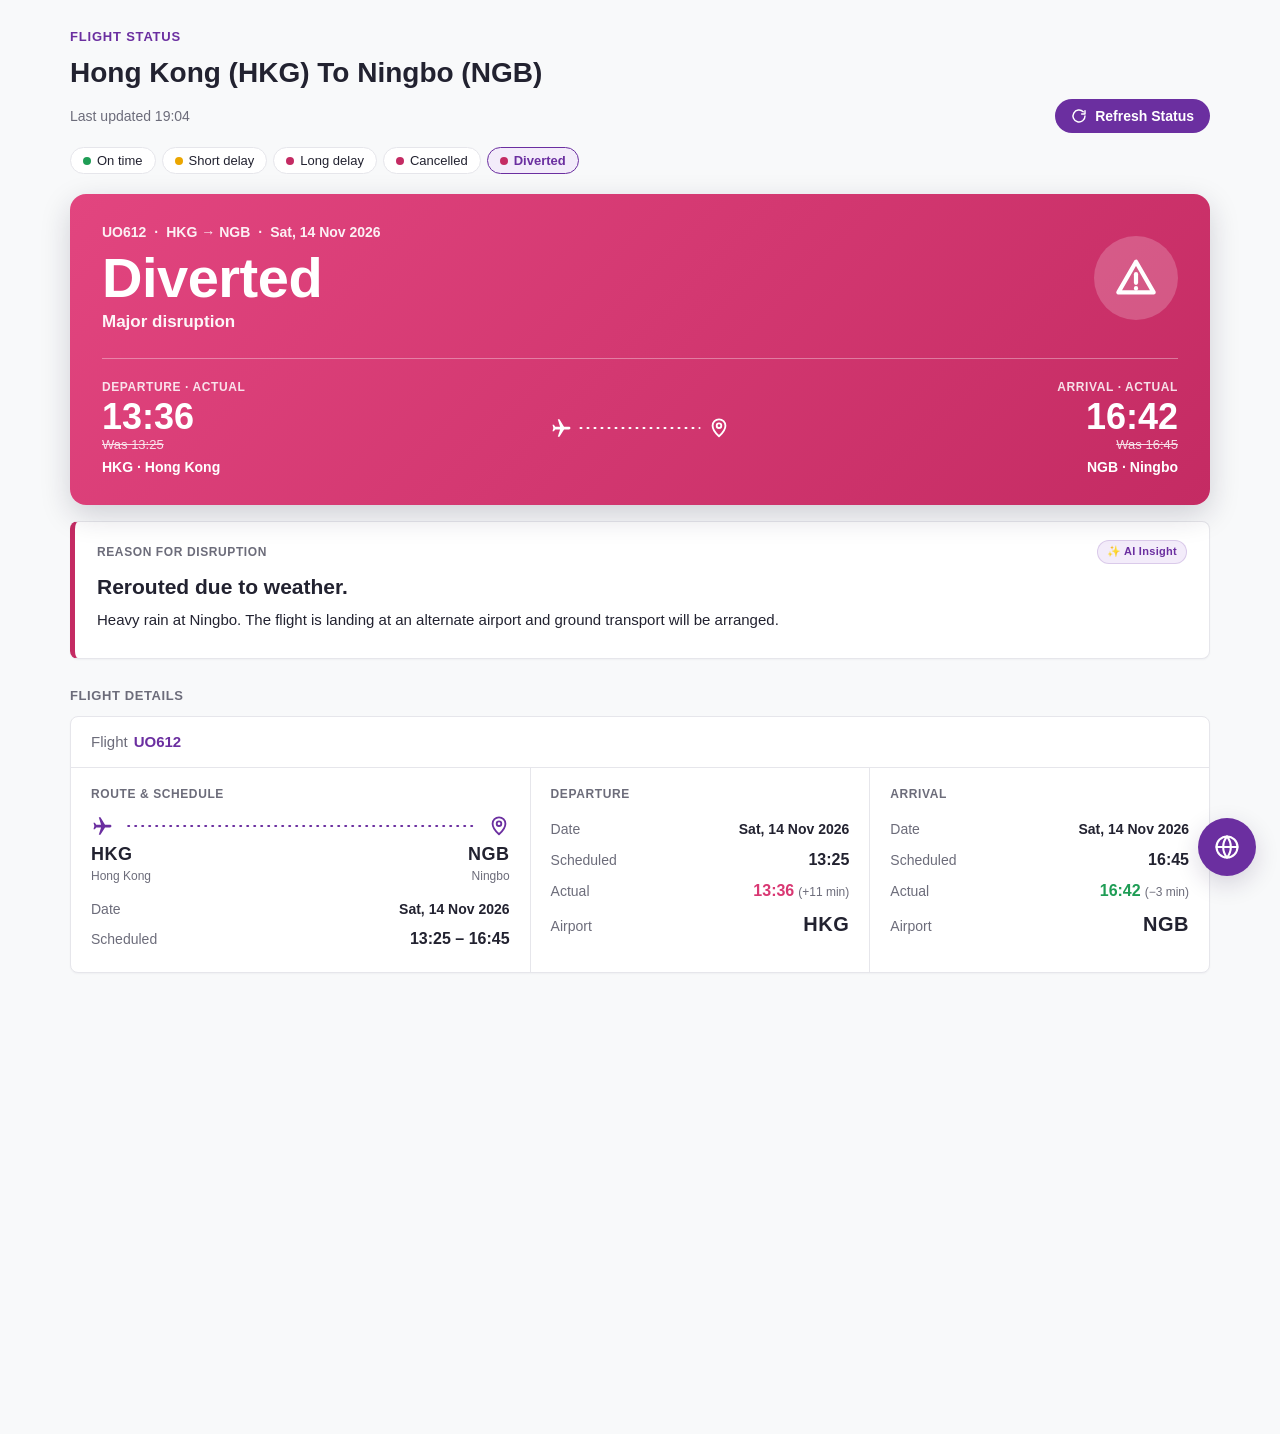
<file: Passenger UI.html>
<!DOCTYPE html>
<html lang="en">
<head>
  <meta charset="UTF-8" />
  <meta name="viewport" content="width=device-width, initial-scale=1.0" />
  <title>Flight Status | HK Express (Hackathon Prototype)</title>
  <style>
    /* =========================================================
       DESIGN TOKENS (CSS variables)
       ========================================================= */
    :root {
      --brand: #6b2fa0;
      --brand-dark: #55237f;
      --brand-light: #f3ecfa;
      --bg: #f8f9fa;
      --card-bg: #ffffff;
      --border: #e6e6eb;
      --status-alert: #d93873;
      --status-box-bg: #f2f2f5;
      --text: #222230;
      --text-muted: #6c6c7a;

      /* Severity colours (hero card) */
      --sev-green: #1f9d55;
      --sev-green-2: #167a42;
      --sev-yellow: #f6c22b;
      --sev-yellow-2: #eba600;
      --sev-yellow-text: #3b2c00;
      --sev-yellow-ink: #a87600;   /* readable yellow-ish text on white */
      --sev-red: #e2457f;
      --sev-red-2: #c42b63;

      --radius: 8px;
      --radius-lg: 16px;
      --radius-pill: 999px;
      --shadow-sm: 0 1px 2px rgba(20, 20, 40, 0.04);
      --shadow-md: 0 8px 24px rgba(40, 20, 70, 0.16);
      --shadow-hero: 0 10px 30px rgba(30, 20, 50, 0.18);
      --font: -apple-system, BlinkMacSystemFont, "Segoe UI", Roboto, "Helvetica Neue",
              Arial, "Noto Sans TC", "Noto Sans JP", "PingFang TC", "Hiragino Sans", sans-serif;
      --header-h: 0px;
      --transition: 180ms ease;
      --shrink: 260ms cubic-bezier(.2, .7, .2, 1);
    }

    /* =========================================================
       BASE
       ========================================================= */
    *, *::before, *::after { box-sizing: border-box; }

    html, body {
      margin: 0;
      padding: 0;
      background: var(--bg);
      color: var(--text);
      font-family: var(--font);
      font-size: 15px;
      line-height: 1.45;
      -webkit-font-smoothing: antialiased;
    }

    button { font-family: inherit; cursor: pointer; }
    a { color: inherit; }

    .sr-only {
      position: absolute; width: 1px; height: 1px; padding: 0; margin: -1px;
      overflow: hidden; clip: rect(0, 0, 0, 0); white-space: nowrap; border: 0;
    }

    /* =========================================================
       HEADER
       ========================================================= */
    .site-header {
      position: sticky;
      top: 0;
      z-index: 50;
      height: var(--header-h);
      background: #fff;
      border-bottom: 1px solid var(--border);
    }

    .header-inner {
      max-width: 1180px;
      height: 100%;
      margin: 0 auto;
      padding: 0 20px;
      display: flex;
      align-items: center;
      justify-content: space-between;
      gap: 16px;
    }

    .logo {
      display: flex;
      align-items: baseline;
      gap: 2px;
      text-decoration: none;
      color: var(--brand);
      font-weight: 800;
      letter-spacing: -0.5px;
      user-select: none;
    }
    .logo-hk { font-size: 26px; font-style: italic; }
    .logo-express { font-size: 22px; font-weight: 700; font-style: italic; }
    .logo-dot {
      width: 7px; height: 7px; border-radius: 50%;
      background: var(--status-alert);
      display: inline-block;
      margin-left: 2px;
      transform: translateY(-2px);
    }

    .header-actions { display: flex; align-items: center; gap: 6px; }

    .fake-dropdown {
      display: inline-flex;
      align-items: center;
      gap: 6px;
      background: transparent;
      border: 1px solid transparent;
      border-radius: var(--radius);
      padding: 8px 10px;
      font-size: 14px;
      color: var(--text);
      transition: background var(--transition);
    }
    .fake-dropdown:hover { background: var(--brand-light); }
    .fake-dropdown svg { width: 12px; height: 12px; color: var(--text-muted); }

    .header-divider { width: 1px; height: 22px; background: var(--border); margin: 0 4px; }

    .signin-link {
      font-size: 14px;
      font-weight: 600;
      color: var(--brand);
      text-decoration: none;
      padding: 8px 10px;
      border-radius: var(--radius);
    }
    .signin-link:hover { background: var(--brand-light); }

    .btn-refresh {
      display: inline-flex;
      align-items: center;
      gap: 8px;
      background: var(--brand);
      color: #fff;
      border: none;
      border-radius: var(--radius-pill);
      padding: 9px 16px;
      font-size: 14px;
      font-weight: 600;
      transition: background var(--transition), opacity var(--transition);
    }
    .btn-refresh:hover { background: var(--brand-dark); }
    .btn-refresh:disabled { opacity: 0.7; cursor: progress; }
    .page-meta .btn-refresh { margin-left: auto; }
    .btn-refresh svg { width: 16px; height: 16px; }
    .btn-refresh.is-loading svg { animation: spin 0.8s linear infinite; }

    @keyframes spin { to { transform: rotate(360deg); } }

    /* =========================================================
       MAIN / PAGE TITLE
       ========================================================= */
    .page {
      max-width: 1180px;
      margin: 0 auto;
      padding: 28px 20px 120px;
    }

    .page-eyebrow {
      font-size: 13px;
      font-weight: 600;
      text-transform: uppercase;
      letter-spacing: 0.8px;
      color: var(--brand);
      margin: 0 0 6px;
    }

    .page-title { font-size: 28px; font-weight: 700; margin: 0 0 6px; }

    .page-meta {
      font-size: 14px;
      color: var(--text-muted);
      margin: 0 0 14px;
      display: flex;
      flex-wrap: wrap;
      gap: 6px 14px;
      align-items: center;
    }

    .translated-chip {
      display: none;
      align-items: center;
      gap: 6px;
      font-size: 12px;
      font-weight: 600;
      color: var(--brand);
      background: var(--brand-light);
      border-radius: var(--radius-pill);
      padding: 3px 10px;
    }
    .translated-chip.is-visible { display: inline-flex; }
    .translated-chip svg { width: 13px; height: 13px; }

    /* Demo scenario switcher (prototype only) */
    .scenario-bar {
      display: flex;
      flex-wrap: wrap;
      align-items: center;
      gap: 6px;
      margin: 0 0 20px;
      font-size: 13px;
    }
    .scenario-label { color: var(--text-muted); font-weight: 600; margin-right: 4px; }
    .scenario-btn {
      display: inline-flex;
      align-items: center;
      gap: 6px;
      border: 1px solid var(--border);
      background: #fff;
      border-radius: var(--radius-pill);
      padding: 5px 12px;
      font-size: 13px;
      color: var(--text);
      transition: background var(--transition), border-color var(--transition);
    }
    .scenario-btn:hover { background: var(--brand-light); }
    .scenario-btn .dot { width: 8px; height: 8px; border-radius: 50%; }
    .scenario-btn .dot.green { background: var(--sev-green); }
    .scenario-btn .dot.yellow { background: var(--sev-yellow-2); }
    .scenario-btn .dot.red { background: var(--sev-red-2); }
    .scenario-btn[aria-pressed="true"] {
      border-color: var(--brand);
      color: var(--brand);
      font-weight: 700;
      background: var(--brand-light);
    }

    /* =========================================================
       CONTENT WRAPPER
       min-height keeps the page scrollable so the hero can
       shrink without the layout "bouncing".
       ========================================================= */
    .content {
      min-height: calc(100vh - var(--header-h) + 220px);
      transition: opacity var(--transition);
    }
    .content.is-loading { opacity: 0.5; pointer-events: none; }
    .content.is-loading .flight-card,
    .content.is-loading .reason-card { position: relative; overflow: hidden; }
    .content.is-loading .flight-card::after,
    .content.is-loading .reason-card::after {
      content: "";
      position: absolute;
      inset: 0;
      background: linear-gradient(90deg, transparent, rgba(255,255,255,0.7), transparent);
      transform: translateX(-100%);
      animation: shimmer 1s infinite;
    }
    @keyframes shimmer { to { transform: translateX(100%); } }

    /* =========================================================
       HERO STATUS CARD (sticky, shrinks on scroll)
       ========================================================= */
    .hero {
      position: sticky;
      top: calc(var(--header-h) + 12px);
      z-index: 20;
      border-radius: var(--radius-lg);
      padding: 28px 32px;
      margin-bottom: 16px;
      color: #fff;
      background: linear-gradient(135deg, var(--sev-red), var(--sev-red-2));
      box-shadow: var(--shadow-hero);
      transition: padding var(--shrink), border-radius var(--shrink), background var(--shrink);
    }
    .hero.sev-green { background: linear-gradient(135deg, var(--sev-green), var(--sev-green-2)); }
    .hero.sev-yellow { background: linear-gradient(135deg, var(--sev-yellow), var(--sev-yellow-2)); color: var(--sev-yellow-text); }
    .hero.sev-red { background: linear-gradient(135deg, var(--sev-red), var(--sev-red-2)); }

    .hero-main {
      display: flex;
      align-items: center;
      justify-content: space-between;
      gap: 20px;
    }
    .hero-left { min-width: 0; }

    .hero-flight {
      display: flex;
      flex-wrap: wrap;
      gap: 4px 8px;
      font-size: 14px;
      font-weight: 600;
      opacity: 0.92;
      transition: font-size var(--shrink);
    }
    .hero-flight .fno { font-weight: 800; }

    .hero-headline {
      display: flex;
      flex-direction: column;
      gap: 2px;
      margin-top: 6px;
      transition: gap var(--shrink);
    }
    .hero-status {
      font-size: 56px;
      font-weight: 800;
      line-height: 1.05;
      letter-spacing: -0.5px;
      transition: font-size var(--shrink);
    }
    .hero-sub {
      font-size: 17px;
      font-weight: 600;
      opacity: 0.95;
      transition: font-size var(--shrink);
    }

    .hero-icon {
      width: 84px;
      height: 84px;
      border-radius: 50%;
      background: rgba(255, 255, 255, 0.2);
      display: grid;
      place-items: center;
      flex-shrink: 0;
      transition: width var(--shrink), height var(--shrink);
    }
    .hero.sev-yellow .hero-icon { background: rgba(59, 44, 0, 0.12); }
    .hero-icon svg { width: 46px; height: 46px; transition: width var(--shrink), height var(--shrink); }

    .hero-times {
      display: grid;
      grid-template-columns: 1fr auto 1fr;
      align-items: center;
      gap: 16px;
      margin-top: 24px;
      padding-top: 20px;
      border-top: 1px solid rgba(255, 255, 255, 0.35);
      max-height: 220px;
      overflow: hidden;
      opacity: 1;
      transition: max-height var(--shrink), opacity 200ms ease, margin var(--shrink), padding var(--shrink);
    }
    .hero.sev-yellow .hero-times { border-top-color: rgba(59, 44, 0, 0.2); }

    .ht-label {
      font-size: 12px;
      font-weight: 700;
      text-transform: uppercase;
      letter-spacing: 0.6px;
      opacity: 0.85;
    }
    .ht-time {
      font-size: 36px;
      font-weight: 800;
      line-height: 1.1;
      font-variant-numeric: tabular-nums;
    }
    .ht-was { font-size: 13px; opacity: 0.85; min-height: 18px; }
    .ht-code { font-size: 14px; font-weight: 700; margin-top: 2px; }
    .ht-arr { text-align: right; }

    .ht-line {
      display: flex;
      align-items: center;
      gap: 6px;
      width: 180px;
    }
    .ht-line svg.icon { width: 22px; height: 22px; flex-shrink: 0; }
    .ht-line .dotted { flex: 1; height: 6px; }

    /* Compact (scrolled) state */
    .hero.is-compact { padding: 12px 20px; border-radius: 12px; }
    .hero.is-compact .hero-flight { font-size: 12px; }
    .hero.is-compact .hero-headline { flex-direction: row; align-items: baseline; flex-wrap: wrap; gap: 4px 12px; margin-top: 2px; }
    .hero.is-compact .hero-status { font-size: 24px; }
    .hero.is-compact .hero-sub { font-size: 13px; }
    .hero.is-compact .hero-icon { width: 40px; height: 40px; }
    .hero.is-compact .hero-icon svg { width: 22px; height: 22px; }
    .hero.is-compact .hero-times {
      max-height: 0;
      opacity: 0;
      margin-top: 0;
      padding-top: 0;
      border-top-width: 0;
    }

    /* =========================================================
       REASON CARD (shown first, directly below the hero)
       ========================================================= */
    .reason-card {
      background: var(--card-bg);
      border: 1px solid var(--border);
      border-left: 5px solid var(--sev-red-2);
      border-radius: var(--radius);
      box-shadow: var(--shadow-sm);
      padding: 18px 22px;
      margin-bottom: 28px;
    }
    .reason-card.sev-green { border-left-color: var(--sev-green); }
    .reason-card.sev-yellow { border-left-color: var(--sev-yellow-2); }
    .reason-card.sev-red { border-left-color: var(--sev-red-2); }

    .reason-head {
      display: flex;
      align-items: center;
      justify-content: space-between;
      gap: 12px;
      margin-bottom: 8px;
    }
    .reason-title {
      font-size: 12px;
      font-weight: 700;
      text-transform: uppercase;
      letter-spacing: 0.6px;
      color: var(--text-muted);
      margin: 0;
    }
    .reason-text { font-size: 21px; font-weight: 700; margin: 0 0 6px; }
    .reason-detail { font-size: 15px; margin: 0 0 10px; }
    .reason-source { font-size: 12px; color: var(--text-muted); }

    .ai-badge {
      display: inline-flex;
      align-items: center;
      gap: 4px;
      font-size: 11px;
      font-weight: 700;
      letter-spacing: 0.3px;
      color: var(--brand);
      background: var(--brand-light);
      border: 1px solid rgba(107, 47, 160, 0.18);
      border-radius: var(--radius-pill);
      padding: 3px 9px;
      white-space: nowrap;
    }

    /* =========================================================
       FLIGHT DETAILS CARD
       ========================================================= */
    .section-title {
      font-size: 13px;
      font-weight: 700;
      text-transform: uppercase;
      letter-spacing: 0.6px;
      color: var(--text-muted);
      margin: 0 0 10px;
    }

    .flight-card {
      background: var(--card-bg);
      border: 1px solid var(--border);
      border-radius: var(--radius);
      box-shadow: var(--shadow-sm);
    }

    .card-head {
      display: flex;
      align-items: center;
      justify-content: space-between;
      gap: 12px;
      padding: 14px 20px;
      border-bottom: 1px solid var(--border);
    }
    .flight-no { font-size: 15px; font-weight: 700; color: var(--brand); }
    .flight-no span { color: var(--text-muted); font-weight: 500; margin-right: 6px; }

    .card-grid { display: grid; grid-template-columns: 1.35fr 1fr 1fr; }
    .col { padding: 18px 20px; min-width: 0; }
    .col + .col { border-left: 1px solid var(--border); }

    .col-title {
      font-size: 12px;
      font-weight: 700;
      text-transform: uppercase;
      letter-spacing: 0.6px;
      color: var(--text-muted);
      margin: 0 0 12px;
    }

    .field {
      display: flex;
      justify-content: space-between;
      align-items: baseline;
      gap: 10px;
      padding: 4px 0;
      font-size: 14px;
    }
    .field-label { color: var(--text-muted); }
    .field-value { font-weight: 600; text-align: right; }
    .field-value.time { font-size: 16px; font-variant-numeric: tabular-nums; }
    .field-value.is-late { color: var(--status-alert); }
    .field-value.is-early { color: var(--sev-green); }
    .delta { font-size: 12px; font-weight: 500; color: var(--text-muted); margin-left: 4px; }
    .airport-code { font-size: 20px; font-weight: 800; letter-spacing: 0.5px; }

    .route-visual { display: flex; align-items: center; gap: 8px; margin: 6px 0 4px; color: var(--brand); }
    .route-visual svg.icon { width: 22px; height: 22px; flex-shrink: 0; }
    .route-visual .dotted { flex: 1; height: 6px; min-width: 40px; }
    .route-codes { display: flex; justify-content: space-between; font-weight: 800; font-size: 18px; letter-spacing: 0.5px; }
    .route-cities { display: flex; justify-content: space-between; font-size: 12px; color: var(--text-muted); margin-bottom: 10px; }

    .status-box {
      background: var(--status-box-bg);
      border-radius: var(--radius);
      min-height: 110px;
      display: flex;
      align-items: center;
      justify-content: center;
      text-align: center;
      padding: 16px;
    }
    .status-text { font-size: 28px; font-weight: 800; line-height: 1.15; word-break: keep-all; }
    .status-text.sev-red { color: var(--status-alert); }
    .status-text.sev-yellow { color: var(--sev-yellow-ink); }
    .status-text.sev-green { color: var(--sev-green); }

    /* =========================================================
       FLOATING TRANSLATION BUBBLE
       ========================================================= */
    .translate-fab { position: fixed; right: 24px; bottom: 24px; z-index: 100; }

    .fab-btn {
      width: 58px;
      height: 58px;
      border-radius: 50%;
      border: none;
      background: var(--brand);
      color: #fff;
      display: grid;
      place-items: center;
      box-shadow: var(--shadow-md);
      transition: transform var(--transition), background var(--transition);
    }
    .fab-btn:hover { background: var(--brand-dark); transform: scale(1.05); }
    .fab-btn:focus-visible { outline: 3px solid rgba(107, 47, 160, 0.35); outline-offset: 3px; }
    .fab-btn svg { width: 28px; height: 28px; }
    .fab-btn.is-busy svg { animation: spin 0.9s linear infinite; }

    .lang-menu {
      position: absolute;
      right: 0;
      bottom: 72px;
      width: 250px;
      background: #fff;
      border: 1px solid var(--border);
      border-radius: 12px;
      box-shadow: var(--shadow-md);
      padding: 10px;
      opacity: 0;
      transform: translateY(8px) scale(0.98);
      transform-origin: bottom right;
      pointer-events: none;
      transition: opacity var(--transition), transform var(--transition);
    }
    .lang-menu.is-open { opacity: 1; transform: translateY(0) scale(1); pointer-events: auto; }
    .lang-menu-head { padding: 6px 8px 10px; border-bottom: 1px solid var(--border); margin-bottom: 6px; }
    .lang-menu-title { font-size: 14px; font-weight: 700; margin: 0; }
    .lang-menu-sub { font-size: 11px; color: var(--text-muted); margin: 2px 0 0; }

    .lang-option {
      width: 100%;
      display: flex;
      align-items: center;
      justify-content: space-between;
      gap: 8px;
      background: transparent;
      border: none;
      border-radius: var(--radius);
      padding: 10px;
      font-size: 14px;
      color: var(--text);
      text-align: left;
      transition: background var(--transition);
    }
    .lang-option:hover, .lang-option:focus-visible { background: var(--brand-light); outline: none; }
    .lang-option small { color: var(--text-muted); font-size: 12px; margin-left: 6px; }
    .lang-option .check { width: 16px; height: 16px; color: var(--brand); visibility: hidden; }
    .lang-option[aria-checked="true"] { font-weight: 700; color: var(--brand); }
    .lang-option[aria-checked="true"] .check { visibility: visible; }

    /* =========================================================
       TOAST
       ========================================================= */
    .toast {
      position: fixed;
      left: 50%;
      bottom: 28px;
      transform: translate(-50%, 20px);
      background: #2a2238;
      color: #fff;
      padding: 10px 18px;
      border-radius: var(--radius-pill);
      font-size: 13px;
      box-shadow: var(--shadow-md);
      opacity: 0;
      pointer-events: none;
      transition: opacity var(--transition), transform var(--transition);
      z-index: 200;
      max-width: calc(100% - 120px);
      text-align: center;
    }
    .toast.is-visible { opacity: 1; transform: translate(-50%, 0); }

    /* =========================================================
       RESPONSIVE
       ========================================================= */
    @media (max-width: 960px) {
      .card-grid { grid-template-columns: 1fr 1fr; }
      .col:first-child { grid-column: 1 / -1; }
      .col:nth-child(2) { border-left: none; }
      .col:nth-child(n+2) { border-top: 1px solid var(--border); }
      .ht-line { width: 110px; }
    }

    @media (max-width: 640px) {
      .header-inner { padding: 0 14px; }
      .fake-dropdown.currency, .header-divider { display: none; }
      .fake-dropdown { padding: 6px; font-size: 13px; }
      .signin-link { padding: 6px; font-size: 13px; }
      .btn-refresh .btn-label { display: none; }
      .btn-refresh { padding: 9px; }
      .logo-hk { font-size: 22px; }
      .logo-express { font-size: 18px; }

      .page { padding: 22px 14px 120px; }
      .page-title { font-size: 22px; }

      .hero { padding: 20px; top: calc(var(--header-h) + 8px); }
      .hero-status { font-size: 40px; }
      .hero-icon { width: 60px; height: 60px; }
      .hero-icon svg { width: 32px; height: 32px; }
      .ht-time { font-size: 26px; }
      .ht-line { width: 56px; }
      .ht-line svg.icon { display: none; }
      .hero.is-compact { padding: 10px 14px; }
      .hero.is-compact .hero-status { font-size: 20px; }
      .hero.is-compact .hero-icon { width: 34px; height: 34px; }
      .hero.is-compact .hero-icon svg { width: 18px; height: 18px; }

      .card-grid { grid-template-columns: 1fr; }
      .col + .col { border-left: none; border-top: 1px solid var(--border); }
      .status-box { min-height: 80px; }
      .status-text { font-size: 24px; }

      .translate-fab { right: 16px; bottom: 16px; }
      .lang-menu { width: 230px; }
    }

    @media (prefers-reduced-motion: reduce) {
      *, *::before, *::after { transition: none !important; animation: none !important; }
    }
  </style>
</head>
<body>

  <!-- =========================================================
       MAIN CONTENT
       ========================================================= -->
  <main class="page">
    <p class="page-eyebrow" id="pageEyebrow">Flight Status</p>
    <h1 class="page-title" id="pageTitle">Hong Kong (HKG) To Ningbo (NGB)</h1>
    <p class="page-meta">
      <span id="lastUpdated"></span>
      <span class="translated-chip" id="translatedChip">
        <svg viewBox="0 0 24 24" fill="none" stroke="currentColor" stroke-width="2" stroke-linecap="round" aria-hidden="true">
          <circle cx="12" cy="12" r="9"/><path d="M3 12h18M12 3a14 14 0 0 1 0 18M12 3a14 14 0 0 0 0 18"/>
        </svg>
        <span id="translatedChipText"></span>
      </span>
      <button class="btn-refresh" type="button" id="refreshBtn">
        <svg viewBox="0 0 24 24" fill="none" stroke="currentColor" stroke-width="2.2" stroke-linecap="round" stroke-linejoin="round" aria-hidden="true">
          <path d="M21 12a9 9 0 1 1-2.64-6.36"/>
          <path d="M21 4v5h-5"/>
        </svg>
        <span class="btn-label" id="refreshLabel">Refresh Status</span>
      </button>
    </p>

    <!-- Prototype only: lets judges preview the green / yellow / red states -->
    <div class="scenario-bar" id="scenarioBar" role="group" aria-label="Demo scenario"></div>

    <div class="content" id="content" aria-busy="false">
      <!-- 1. Large status card (sticky, shrinks on scroll) -->
      <section class="hero" id="hero" aria-live="polite"></section>

      <!-- 2. Reason for delay / cancellation (always shown first) -->
      <section class="reason-card" id="reasonCard"></section>

      <!-- 3. Everything else -->
      <h2 class="section-title" id="detailsTitle">Flight details</h2>
      <section id="flightsContainer"></section>
    </div>
  </main>

  <!-- =========================================================
       FLOATING TRANSLATION BUBBLE
       ========================================================= -->
  <div class="translate-fab" id="translateFab">
    <div class="lang-menu" id="langMenu" role="menu" aria-labelledby="fabBtn">
      <div class="lang-menu-head">
        <p class="lang-menu-title" id="langMenuTitle">Translate flight info</p>
        <p class="lang-menu-sub">Powered by Google Cloud Translation</p>
      </div>
      <button class="lang-option" type="button" role="menuitemradio" data-lang="en" aria-checked="true">
        <span>English <small>EN</small></span>
        <svg class="check" viewBox="0 0 24 24" fill="none" stroke="currentColor" stroke-width="2.6" stroke-linecap="round" stroke-linejoin="round" aria-hidden="true"><path d="m5 12 5 5 9-10"/></svg>
      </button>
      <button class="lang-option" type="button" role="menuitemradio" data-lang="zh-TW" aria-checked="false">
        <span>繁體中文 <small>Traditional Chinese</small></span>
        <svg class="check" viewBox="0 0 24 24" fill="none" stroke="currentColor" stroke-width="2.6" stroke-linecap="round" stroke-linejoin="round" aria-hidden="true"><path d="m5 12 5 5 9-10"/></svg>
      </button>
      <button class="lang-option" type="button" role="menuitemradio" data-lang="ja" aria-checked="false">
        <span>日本語 <small>Japanese</small></span>
        <svg class="check" viewBox="0 0 24 24" fill="none" stroke="currentColor" stroke-width="2.6" stroke-linecap="round" stroke-linejoin="round" aria-hidden="true"><path d="m5 12 5 5 9-10"/></svg>
      </button>
    </div>

    <button class="fab-btn" id="fabBtn" type="button" aria-haspopup="menu" aria-expanded="false" aria-controls="langMenu" title="Translate">
      <span class="sr-only">Translate flight information</span>
      <svg viewBox="0 0 24 24" fill="none" stroke="currentColor" stroke-width="1.8" stroke-linecap="round" stroke-linejoin="round" aria-hidden="true">
        <circle cx="12" cy="12" r="9"/>
        <path d="M3 12h18"/>
        <path d="M12 3a14 14 0 0 1 0 18"/>
        <path d="M12 3a14 14 0 0 0 0 18"/>
      </svg>
    </button>
  </div>

  <div class="toast" id="toast" role="status" aria-live="polite"></div>

  <script>
  (function () {
    'use strict';

    /* =========================================================
       CONFIG
       Delay thresholds (minutes) that decide the hero colour:
         <= ON_TIME          -> green  (on time)
         <= LONG_DELAY       -> yellow (short delay)
         >  LONG_DELAY       -> red    (long delay)
         cancelled/diverted  -> red
       ========================================================= */
    const THRESHOLDS = { ON_TIME: 15, LONG_DELAY: 60 };

    /* =========================================================
       MOCK DATA (single flight)
       TODO: Replace with a real call to the HK Express / Cathay
       flight status API, e.g. GET /api/flight-status?flight=UO612&date=...
       ========================================================= */
    const MOCK_DATA = [
      {
        id: 'f1',
        flightNo: 'UO612',
        origin: { code: 'HKG', cityKey: 'cityHKG' },
        destination: { code: 'NGB', cityKey: 'cityNGB' },
        departure: { date: '2026-11-14', scheduled: '13:25', time: '13:36', timeType: 'actual' },
        arrival:   { date: '2026-11-14', scheduled: '16:45', time: '16:42', timeType: 'actual' },
        status: 'diverted',
        // NOTE: In production the reason/insight is generated by Google Cloud Vertex AI
        // (e.g. a Gemini model summarising ops, weather and ATC feeds for this flight).
        reasonKey: 'diverted'
      }
    ];

    /* Prototype-only overrides so the three colour states can be demoed. */
    const SCENARIOS = {
      ontime:    { dot: 'green',  status: 'scheduled', dep: { time: '13:25', timeType: 'estimated' }, arr: { time: '16:40', timeType: 'estimated' }, reasonKey: 'ontime' },
      short:     { dot: 'yellow', status: 'delayed',   dep: { time: '13:50', timeType: 'estimated' }, arr: { time: '17:08', timeType: 'estimated' }, reasonKey: 'short' },
      long:      { dot: 'red',    status: 'delayed',   dep: { time: '15:10', timeType: 'estimated' }, arr: { time: '18:25', timeType: 'estimated' }, reasonKey: 'long' },
      cancelled: { dot: 'red',    status: 'cancelled', dep: { time: null,    timeType: 'estimated' }, arr: { time: null,    timeType: 'estimated' }, reasonKey: 'cancelled' },
      diverted:  { dot: 'red',    status: 'diverted',  dep: { time: '13:36', timeType: 'actual' },    arr: { time: '16:42', timeType: 'actual' },    reasonKey: 'diverted' }
    };
    const SCENARIO_ORDER = ['ontime', 'short', 'long', 'cancelled', 'diverted'];

    /* =========================================================
       TRANSLATIONS
       In production these strings would come back from the
       Google Cloud Translation API; here they are pre-baked.
       ========================================================= */
    const TRANSLATIONS = {
      en: {
        locale: 'en-GB',
        langName: 'English',
        eyebrow: 'Flight Status',
        routeTitle: '{from} ({fromCode}) To {to} ({toCode})',
        lastUpdated: 'Last updated {time}',
        refresh: 'Refresh Status',
        refreshing: 'Refreshing…',
        refreshed: 'Flight status refreshed',
        menuTitle: 'Translate flight info',
        translating: 'Translating with Google Cloud AI…',
        translatedTo: 'Translated to {lang}',
        translatedChip: 'Translated by Google Cloud AI',
        demoLabel: 'Demo scenario:',
        scn_ontime: 'On time',
        scn_short: 'Short delay',
        scn_long: 'Long delay',
        scn_cancelled: 'Cancelled',
        scn_diverted: 'Diverted',
        flight: 'Flight',
        flightDetails: 'Flight details',
        routeSchedule: 'Route & Schedule',
        departure: 'Departure',
        arrival: 'Arrival',
        status: 'Status',
        date: 'Date',
        scheduled: 'Scheduled',
        actual: 'Actual',
        estimated: 'Estimated',
        airport: 'Airport',
        was: 'Was {time}',
        min: 'min',
        aiBadge: 'AI Insight',
        aiSource: 'Generated by Vertex AI (mock)',
        reasonTitleIssue: 'Reason for disruption',
        reasonTitleOk: 'Flight update',
        statusDiverted: 'Diverted',
        statusDelayed: 'Delayed',
        statusOnTime: 'On Time',
        statusCancelled: 'Cancelled',
        sev_green: 'Operating as scheduled',
        sev_yellow: 'Short delay',
        sev_red: 'Major disruption',
        reason_ontime: 'No disruption expected.',
        detail_ontime: 'Your flight is operating normally. Check-in closes 60 minutes before departure.',
        reason_short: 'Minor air traffic congestion at HKG.',
        detail_short: 'Departure is running a little late. Boarding will start later than scheduled.',
        reason_long: 'Typhoon warning in effect in Hong Kong.',
        detail_long: 'Departure is delayed by more than an hour. You can change your flight free of charge in Manage Booking.',
        reason_cancelled: 'Cancelled due to typhoon.',
        detail_cancelled: 'We are sorry for the inconvenience. You can rebook or request a refund in Manage Booking.',
        reason_diverted: 'Rerouted due to weather.',
        detail_diverted: 'Heavy rain at Ningbo. The flight is landing at an alternate airport and ground transport will be arranged.',
        cityHKG: 'Hong Kong',
        cityNGB: 'Ningbo'
      },
      'zh-TW': {
        locale: 'zh-TW',
        langName: '繁體中文',
        eyebrow: '航班狀態',
        routeTitle: '{from} ({fromCode}) 至 {to} ({toCode})',
        lastUpdated: '最後更新 {time}',
        refresh: '更新狀態',
        refreshing: '更新中…',
        refreshed: '航班狀態已更新',
        menuTitle: '翻譯航班資訊',
        translating: '正在使用 Google Cloud AI 翻譯…',
        translatedTo: '已翻譯為{lang}',
        translatedChip: '由 Google Cloud AI 翻譯',
        demoLabel: '示範情境：',
        scn_ontime: '準時',
        scn_short: '短暫延誤',
        scn_long: '長時間延誤',
        scn_cancelled: '取消',
        scn_diverted: '改航',
        flight: '航班',
        flightDetails: '航班詳情',
        routeSchedule: '航線及時間表',
        departure: '出發',
        arrival: '抵達',
        status: '狀態',
        date: '日期',
        scheduled: '預定時間',
        actual: '實際時間',
        estimated: '預計時間',
        airport: '機場',
        was: '原定 {time}',
        min: '分鐘',
        aiBadge: 'AI 分析',
        aiSource: '由 Vertex AI 生成（模擬）',
        reasonTitleIssue: '受阻原因',
        reasonTitleOk: '航班最新消息',
        statusDiverted: '改航',
        statusDelayed: '延誤',
        statusOnTime: '準時',
        statusCancelled: '取消',
        sev_green: '按時運作',
        sev_yellow: '短暫延誤',
        sev_red: '嚴重受阻',
        reason_ontime: '預計不會受阻。',
        detail_ontime: '航班正常運作。登機手續於起飛前 60 分鐘截止。',
        reason_short: '香港國際機場空中交通輕微擠塞。',
        detail_short: '起飛時間稍為延遲，登機時間將相應延後。',
        reason_long: '香港正生效颱風警告。',
        detail_long: '起飛延誤超過一小時。您可透過「管理預訂」免費更改航班。',
        reason_cancelled: '因颱風取消。',
        detail_cancelled: '很抱歉為您帶來不便。您可透過「管理預訂」改期或申請退款。',
        reason_diverted: '因天氣原因改道。',
        detail_diverted: '寧波大雨，航班將降落於備降機場，並會安排地面交通。',
        cityHKG: '香港',
        cityNGB: '寧波'
      },
      ja: {
        locale: 'ja-JP',
        langName: '日本語',
        eyebrow: '運航状況',
        routeTitle: '{from} ({fromCode}) 発 {to} ({toCode}) 行き',
        lastUpdated: '最終更新 {time}',
        refresh: '状況を更新',
        refreshing: '更新中…',
        refreshed: '運航状況を更新しました',
        menuTitle: 'フライト情報を翻訳',
        translating: 'Google Cloud AI で翻訳中…',
        translatedTo: '{lang}に翻訳しました',
        translatedChip: 'Google Cloud AI による翻訳',
        demoLabel: 'デモシナリオ：',
        scn_ontime: '定刻',
        scn_short: '小幅な遅延',
        scn_long: '大幅な遅延',
        scn_cancelled: '欠航',
        scn_diverted: '目的地変更',
        flight: '便名',
        flightDetails: 'フライト詳細',
        routeSchedule: '路線とスケジュール',
        departure: '出発',
        arrival: '到着',
        status: '運航状況',
        date: '日付',
        scheduled: '定刻',
        actual: '実際',
        estimated: '見込み',
        airport: '空港',
        was: '当初 {time}',
        min: '分',
        aiBadge: 'AI インサイト',
        aiSource: 'Vertex AI により生成（モック）',
        reasonTitleIssue: '運航への影響の理由',
        reasonTitleOk: 'フライト情報',
        statusDiverted: '目的地変更',
        statusDelayed: '遅延',
        statusOnTime: '定刻',
        statusCancelled: '欠航',
        sev_green: '定刻通り運航',
        sev_yellow: '小幅な遅れ',
        sev_red: '大幅な乱れ',
        reason_ontime: '遅延の見込みはありません。',
        detail_ontime: '通常通り運航しています。チェックインは出発の60分前に締め切ります。',
        reason_short: '香港国際空港で軽度の航空交通混雑。',
        detail_short: '出発が少し遅れています。搭乗開始も予定より遅くなります。',
        reason_long: '香港で台風警報が発令中です。',
        detail_long: '出発が1時間以上遅れます。「予約管理」から無料で便を変更できます。',
        reason_cancelled: '台風のため欠航となりました。',
        detail_cancelled: 'ご迷惑をおかけし申し訳ございません。「予約管理」から振替または払い戻しが可能です。',
        reason_diverted: '悪天候のため経路を変更しました。',
        detail_diverted: '寧波の大雨により代替空港に着陸します。地上交通を手配いたします。',
        cityHKG: '香港',
        cityNGB: '寧波'
      }
    };

    /* =========================================================
       STATE
       ========================================================= */
    const state = {
      language: 'en',
      scenario: 'diverted',     // matches the base MOCK_DATA flight
      lastUpdated: new Date(),
      isBusy: false,
      compact: false
    };

    /* =========================================================
       DOM REFERENCES
       ========================================================= */
    const els = {
      content: document.getElementById('content'),
      hero: document.getElementById('hero'),
      reasonCard: document.getElementById('reasonCard'),
      detailsTitle: document.getElementById('detailsTitle'),
      container: document.getElementById('flightsContainer'),
      scenarioBar: document.getElementById('scenarioBar'),
      pageTitle: document.getElementById('pageTitle'),
      pageEyebrow: document.getElementById('pageEyebrow'),
      lastUpdated: document.getElementById('lastUpdated'),
      translatedChip: document.getElementById('translatedChip'),
      translatedChipText: document.getElementById('translatedChipText'),
      refreshBtn: document.getElementById('refreshBtn'),
      refreshLabel: document.getElementById('refreshLabel'),
      fab: document.getElementById('translateFab'),
      fabBtn: document.getElementById('fabBtn'),
      langMenu: document.getElementById('langMenu'),
      langMenuTitle: document.getElementById('langMenuTitle'),
      langOptions: document.querySelectorAll('.lang-option'),
      toast: document.getElementById('toast')
    };

    /* =========================================================
       ICONS (inline SVG strings)
       ========================================================= */
    const ICONS = {
      plane:
        '<svg class="icon" viewBox="0 0 24 24" fill="currentColor" aria-hidden="true">' +
        '<path d="M21.5 15.5v-1.8l-8-5V3.2c0-.8-.7-1.5-1.5-1.5s-1.5.7-1.5 1.5v5.5l-8 5v1.8l8-2.5v5.3L8.5 19.8v1.5l3.5-1 3.5 1v-1.5l-2-1.5V13l8 2.5z" transform="rotate(90 12 12)"/>' +
        '</svg>',
      dotted:
        '<svg class="dotted" viewBox="0 0 100 6" preserveAspectRatio="none" aria-hidden="true">' +
        '<line x1="2" y1="3" x2="98" y2="3" stroke="currentColor" stroke-width="2" stroke-dasharray="1 6" stroke-linecap="round" vector-effect="non-scaling-stroke"/>' +
        '</svg>',
      pin:
        '<svg class="icon" viewBox="0 0 24 24" fill="none" stroke="currentColor" stroke-width="2" stroke-linecap="round" stroke-linejoin="round" aria-hidden="true">' +
        '<path d="M12 21s-7-6.2-7-11.5A7 7 0 0 1 19 9.5C19 14.8 12 21 12 21z"/>' +
        '<circle cx="12" cy="9.5" r="2.5"/>' +
        '</svg>',
      check:
        '<svg viewBox="0 0 24 24" fill="none" stroke="currentColor" stroke-width="2.6" stroke-linecap="round" stroke-linejoin="round" aria-hidden="true"><path d="m5 12.5 4.5 4.5L19 7"/></svg>',
      clock:
        '<svg viewBox="0 0 24 24" fill="none" stroke="currentColor" stroke-width="2.2" stroke-linecap="round" stroke-linejoin="round" aria-hidden="true"><circle cx="12" cy="12" r="8.5"/><path d="M12 7.5V12l3 2"/></svg>',
      alert:
        '<svg viewBox="0 0 24 24" fill="none" stroke="currentColor" stroke-width="2.2" stroke-linecap="round" stroke-linejoin="round" aria-hidden="true"><path d="M12 3.5 2.8 19.5h18.4L12 3.5z"/><path d="M12 10v4.5"/><path d="M12 17.3v.2"/></svg>'
    };
    const SEVERITY_ICON = { green: 'check', yellow: 'clock', red: 'alert' };

    /* =========================================================
       HELPERS
       ========================================================= */
    function t(key) {
      const dict = TRANSLATIONS[state.language] || TRANSLATIONS.en;
      return dict[key] !== undefined ? dict[key] : (TRANSLATIONS.en[key] !== undefined ? TRANSLATIONS.en[key] : key);
    }

    function fill(template, values) {
      return String(template).replace(/\{(\w+)\}/g, function (_, k) {
        return values[k] !== undefined ? values[k] : '';
      });
    }

    function escapeHtml(str) {
      return String(str)
        .replace(/&/g, '&amp;')
        .replace(/</g, '&lt;')
        .replace(/>/g, '&gt;')
        .replace(/"/g, '&quot;')
        .replace(/'/g, '&#39;');
    }

    function formatDate(isoDate) {
      try {
        const d = new Date(isoDate + 'T00:00:00Z');
        return new Intl.DateTimeFormat(t('locale'), {
          weekday: 'short', day: 'numeric', month: 'short', year: 'numeric', timeZone: 'UTC'
        }).format(d);
      } catch (e) {
        return isoDate;
      }
    }

    function formatClock(date) {
      try {
        return new Intl.DateTimeFormat(t('locale'), { hour: '2-digit', minute: '2-digit', hour12: false }).format(date);
      } catch (e) {
        return date.toTimeString().slice(0, 5);
      }
    }

    function toMinutes(hhmm) {
      const parts = hhmm.split(':');
      return parseInt(parts[0], 10) * 60 + parseInt(parts[1], 10);
    }

    function diffMinutes(scheduled, time) {
      if (!scheduled || !time) return 0;
      return toMinutes(time) - toMinutes(scheduled);
    }

    function delayInfo(scheduled, time) {
      const diff = diffMinutes(scheduled, time);
      if (!time || diff === 0) return { cls: '', label: '' };
      return {
        cls: diff > 0 ? 'is-late' : 'is-early',
        label: (diff > 0 ? '+' : '−') + Math.abs(diff) + ' ' + t('min')
      };
    }

    /* Largest positive delay across departure and arrival. */
    function maxDelay(f) {
      return Math.max(
        0,
        diffMinutes(f.departure.scheduled, f.departure.time),
        diffMinutes(f.arrival.scheduled, f.arrival.time)
      );
    }

    /* green / yellow / red */
    function getSeverity(f) {
      if (f.status === 'cancelled' || f.status === 'diverted') return 'red';
      const d = maxDelay(f);
      if (d > THRESHOLDS.LONG_DELAY) return 'red';
      if (d > THRESHOLDS.ON_TIME) return 'yellow';
      return 'green';
    }

    function getStatusKey(f) {
      if (f.status === 'cancelled') return 'statusCancelled';
      if (f.status === 'diverted') return 'statusDiverted';
      return maxDelay(f) > THRESHOLDS.ON_TIME ? 'statusDelayed' : 'statusOnTime';
    }

    function getCurrentFlight() {
      const base = MOCK_DATA[0];
      if (!base) return null;
      const s = SCENARIOS[state.scenario];
      if (!s) return base;
      return Object.assign({}, base, {
        status: s.status,
        reasonKey: s.reasonKey,
        departure: Object.assign({}, base.departure, s.dep),
        arrival: Object.assign({}, base.arrival, s.arr)
      });
    }

    function showToast(message) {
      els.toast.textContent = message;
      els.toast.classList.add('is-visible');
      clearTimeout(showToast._timer);
      showToast._timer = setTimeout(function () {
        els.toast.classList.remove('is-visible');
      }, 2200);
    }

    function field(label, valueHtml, extraClass) {
      return (
        '<div class="field">' +
          '<span class="field-label">' + escapeHtml(label) + '</span>' +
          '<span class="field-value ' + (extraClass || '') + '">' + valueHtml + '</span>' +
        '</div>'
      );
    }

    /* =========================================================
       HERO (large status card)
       ========================================================= */
    function heroTimeBlock(kind, leg, airportCode, cityKey, alignClass, isCancelled) {
      const typeLabel = isCancelled ? '' : ' · ' + (leg.timeType === 'actual' ? t('actual') : t('estimated'));
      const shown = leg.time || '—';
      const changed = !leg.time || leg.time !== leg.scheduled;
      const was = changed ? escapeHtml(fill(t('was'), { time: leg.scheduled })) : '&nbsp;';
      return (
        '<div class="' + alignClass + '">' +
          '<div class="ht-label">' + escapeHtml(t(kind) + typeLabel) + '</div>' +
          '<div class="ht-time">' + escapeHtml(shown) + '</div>' +
          '<div class="ht-was">' + (changed ? '<s>' + was + '</s>' : was) + '</div>' +
          '<div class="ht-code">' + escapeHtml(airportCode + ' · ' + t(cityKey)) + '</div>' +
        '</div>'
      );
    }

    function buildHero(f, sev) {
      const delay = maxDelay(f);
      let sub = t('sev_' + sev);
      if (f.status === 'delayed' && delay > 0) {
        sub += ' · +' + delay + ' ' + t('min');
      }
      const isCancelled = f.status === 'cancelled';

      return (
        '<div class="hero-main">' +
          '<div class="hero-left">' +
            '<div class="hero-flight">' +
              '<span class="fno">' + escapeHtml(f.flightNo) + '</span><span aria-hidden="true">·</span>' +
              '<span>' + escapeHtml(f.origin.code + ' → ' + f.destination.code) + '</span><span aria-hidden="true">·</span>' +
              '<span>' + escapeHtml(formatDate(f.departure.date)) + '</span>' +
            '</div>' +
            '<div class="hero-headline">' +
              '<span class="hero-status">' + escapeHtml(t(getStatusKey(f))) + '</span>' +
              '<span class="hero-sub">' + escapeHtml(sub) + '</span>' +
            '</div>' +
          '</div>' +
          '<div class="hero-icon">' + ICONS[SEVERITY_ICON[sev]] + '</div>' +
        '</div>' +
        '<div class="hero-times">' +
          heroTimeBlock('departure', f.departure, f.origin.code, f.origin.cityKey, 'ht-dep', isCancelled) +
          '<div class="ht-line">' + ICONS.plane + ICONS.dotted + ICONS.pin + '</div>' +
          heroTimeBlock('arrival', f.arrival, f.destination.code, f.destination.cityKey, 'ht-arr', isCancelled) +
        '</div>'
      );
    }

    /* =========================================================
       REASON CARD
       TODO (production): fetch reason text from a Google Cloud Vertex AI endpoint, e.g.
       POST https://{region}-aiplatform.googleapis.com/v1/projects/{project}/locations/{region}/publishers/google/models/{model}:generateContent
       with flight ops context (weather, ATC, inbound aircraft) and return a headline + 1-line advice.
       ========================================================= */
    function buildReason(f, sev) {
      const title = sev === 'green' ? t('reasonTitleOk') : t('reasonTitleIssue');
      return (
        '<div class="reason-head">' +
          '<h2 class="reason-title">' + escapeHtml(title) + '</h2>' +
          '<span class="ai-badge">✨ ' + escapeHtml(t('aiBadge')) + '</span>' +
        '</div>' +
        '<p class="reason-text">' + escapeHtml(t('reason_' + f.reasonKey)) + '</p>' +
        '<p class="reason-detail">' + escapeHtml(t('detail_' + f.reasonKey)) + '</p>'
      );
    }

    /* =========================================================
       FLIGHT DETAILS CARD
       ========================================================= */
    function buildCard(f, sev) {
      const depDelay = delayInfo(f.departure.scheduled, f.departure.time);
      const arrDelay = delayInfo(f.arrival.scheduled, f.arrival.time);
      const depLabel = f.departure.timeType === 'actual' ? t('actual') : t('estimated');
      const arrLabel = f.arrival.timeType === 'actual' ? t('actual') : t('estimated');

      const routeCol =
        '<div class="col">' +
          '<h3 class="col-title">' + escapeHtml(t('routeSchedule')) + '</h3>' +
          '<div class="route-visual">' + ICONS.plane + ICONS.dotted + ICONS.pin + '</div>' +
          '<div class="route-codes"><span>' + escapeHtml(f.origin.code) + '</span><span>' + escapeHtml(f.destination.code) + '</span></div>' +
          '<div class="route-cities"><span>' + escapeHtml(t(f.origin.cityKey)) + '</span><span>' + escapeHtml(t(f.destination.cityKey)) + '</span></div>' +
          field(t('date'), escapeHtml(formatDate(f.departure.date))) +
          field(t('scheduled'), escapeHtml(f.departure.scheduled + ' – ' + f.arrival.scheduled), 'time') +
        '</div>';

      function legCol(titleKey, leg, timeLabel, delay, code) {
        return (
          '<div class="col">' +
            '<h3 class="col-title">' + escapeHtml(t(titleKey)) + '</h3>' +
            field(t('date'), escapeHtml(formatDate(leg.date))) +
            field(t('scheduled'), escapeHtml(leg.scheduled), 'time') +
            field(timeLabel,
              escapeHtml(leg.time || '—') +
              (delay.label ? '<span class="delta">(' + escapeHtml(delay.label) + ')</span>' : ''),
              'time ' + delay.cls) +
            field(t('airport'), escapeHtml(code), 'airport-code') +
          '</div>'
        );
      }

      return (
        '<article class="flight-card" data-flight-id="' + escapeHtml(f.id) + '">' +
          '<div class="card-head">' +
            '<div class="flight-no"><span>' + escapeHtml(t('flight')) + '</span>' + escapeHtml(f.flightNo) + '</div>' +
          '</div>' +
          '<div class="card-grid">' +
            routeCol +
            legCol('departure', f.departure, depLabel, depDelay, f.origin.code) +
            legCol('arrival', f.arrival, arrLabel, arrDelay, f.destination.code) +
          '</div>' +
        '</article>'
      );
    }

    /* =========================================================
       SCENARIO BAR (prototype only)
       ========================================================= */
    function renderScenarioBar() {
      els.scenarioBar.innerHTML =
        SCENARIO_ORDER.map(function (key) {
          return (
            '<button type="button" class="scenario-btn" data-scenario="' + key + '" aria-pressed="' + (key === state.scenario) + '">' +
              '<span class="dot ' + SCENARIOS[key].dot + '" aria-hidden="true"></span>' +
              escapeHtml(t('scn_' + key)) +
            '</button>'
          );
        }).join('');
    }

    /* =========================================================
       RENDER
       ========================================================= */
    function renderFlights(language) {
      if (language && TRANSLATIONS[language]) state.language = language;
      document.documentElement.lang = state.language;

      const f = getCurrentFlight();

      els.pageEyebrow.textContent = t('eyebrow');
      els.lastUpdated.textContent = fill(t('lastUpdated'), { time: formatClock(state.lastUpdated) });
      els.refreshLabel.textContent = state.isBusy ? t('refreshing') : t('refresh');
      els.langMenuTitle.textContent = t('menuTitle');
      els.detailsTitle.textContent = t('flightDetails');
      els.translatedChip.classList.toggle('is-visible', state.language !== 'en');
      els.translatedChipText.textContent = t('translatedChip');
      renderScenarioBar();

      if (!f) return;

      els.pageTitle.textContent = fill(t('routeTitle'), {
        from: t(f.origin.cityKey), fromCode: f.origin.code,
        to: t(f.destination.cityKey), toCode: f.destination.code
      });

      const sev = getSeverity(f);

      els.hero.className = 'hero sev-' + sev + (state.compact ? ' is-compact' : '');
      els.hero.innerHTML = buildHero(f, sev);

      els.reasonCard.className = 'reason-card sev-' + sev;
      els.reasonCard.innerHTML = buildReason(f, sev);

      els.container.innerHTML = buildCard(f, sev);

      els.langOptions.forEach(function (btn) {
        btn.setAttribute('aria-checked', btn.getAttribute('data-lang') === state.language ? 'true' : 'false');
      });
    }

    /* =========================================================
       SHRINK HERO ON SCROLL
       Hysteresis (two thresholds) prevents flicker at the boundary.
       ========================================================= */
    const SCROLL_COMPACT_AT = 140;
    const SCROLL_EXPAND_AT = 60;
    let scrollTicking = false;

    function updateCompact() {
      scrollTicking = false;
      const y = window.scrollY || window.pageYOffset || 0;
      let next = state.compact;
      if (!state.compact && y > SCROLL_COMPACT_AT) next = true;
      else if (state.compact && y < SCROLL_EXPAND_AT) next = false;
      if (next !== state.compact) {
        state.compact = next;
        els.hero.classList.toggle('is-compact', next);
      }
    }

    window.addEventListener('scroll', function () {
      if (!scrollTicking) {
        scrollTicking = true;
        window.requestAnimationFrame(updateCompact);
      }
    }, { passive: true });

    /* =========================================================
       MOCK API CALLS
       ========================================================= */

    // TODO: Replace with real flight status API call (HK Express / Cathay ops data).
    function fetchFlightStatus() {
      return new Promise(function (resolve) {
        setTimeout(function () { resolve(MOCK_DATA); }, 1000);
      });
    }

    // TODO: Replace with Google Cloud Translation API (v3) call, e.g.
    // POST https://translation.googleapis.com/v3/projects/{project}/locations/global:translateText
    // body: { contents: [...cardStrings], targetLanguageCode: lang, mimeType: "text/plain" }
    // Route through a backend proxy so credentials are never exposed client-side.
    function mockTranslateApi(lang) {
      return new Promise(function (resolve) {
        setTimeout(function () { resolve(TRANSLATIONS[lang] || TRANSLATIONS.en); }, 450);
      });
    }

    /* =========================================================
       ACTIONS
       ========================================================= */
    function setLoading(isLoading) {
      state.isBusy = isLoading;
      els.content.classList.toggle('is-loading', isLoading);
      els.content.setAttribute('aria-busy', isLoading ? 'true' : 'false');
    }

    function handleRefresh() {
      if (state.isBusy) return;
      setLoading(true);
      els.refreshBtn.disabled = true;
      els.refreshBtn.classList.add('is-loading');
      els.refreshLabel.textContent = t('refreshing');

      fetchFlightStatus().then(function () {
        state.lastUpdated = new Date();
        setLoading(false);
        els.refreshBtn.disabled = false;
        els.refreshBtn.classList.remove('is-loading');
        renderFlights(state.language);
        showToast(t('refreshed'));
      });
    }

    function handleLanguageChange(lang) {
      closeMenu();
      if (!TRANSLATIONS[lang] || state.isBusy || lang === state.language) return;

      setLoading(true);
      els.fabBtn.classList.add('is-busy');
      showToast(TRANSLATIONS[lang].translating);

      mockTranslateApi(lang).then(function (dict) {
        setLoading(false);
        els.fabBtn.classList.remove('is-busy');
        renderFlights(lang);
        showToast(fill(dict.translatedTo, { lang: dict.langName }));
      });
    }

    /* =========================================================
       LANGUAGE MENU
       ========================================================= */
    function openMenu() {
      els.langMenu.classList.add('is-open');
      els.fabBtn.setAttribute('aria-expanded', 'true');
      const active = els.langMenu.querySelector('.lang-option[aria-checked="true"]');
      if (active) active.focus();
    }

    function closeMenu() {
      els.langMenu.classList.remove('is-open');
      els.fabBtn.setAttribute('aria-expanded', 'false');
    }

    /* =========================================================
       EVENT LISTENERS
       ========================================================= */
    els.refreshBtn.addEventListener('click', handleRefresh);

    els.fabBtn.addEventListener('click', function (e) {
      e.stopPropagation();
      if (els.langMenu.classList.contains('is-open')) closeMenu(); else openMenu();
    });

    els.langOptions.forEach(function (btn) {
      btn.addEventListener('click', function (e) {
        e.stopPropagation();
        handleLanguageChange(btn.getAttribute('data-lang'));
      });
    });

    els.scenarioBar.addEventListener('click', function (e) {
      const btn = e.target.closest('.scenario-btn');
      if (!btn || state.isBusy) return;
      state.scenario = btn.getAttribute('data-scenario');
      state.lastUpdated = new Date();
      renderFlights(state.language);
    });

    document.addEventListener('click', function (e) {
      if (!els.fab.contains(e.target)) closeMenu();
    });

    document.addEventListener('keydown', function (e) {
      if (e.key === 'Escape' && els.langMenu.classList.contains('is-open')) {
        closeMenu();
        els.fabBtn.focus();
      }
    });

    /* =========================================================
       INIT
       ========================================================= */
    renderFlights('en');
    updateCompact();
  })();
  </script>
</body>
</html>
</file>
<file: UI Controller/styles.css>
:root{--h1:#2A0F4A;--p:#5B2A86;--m:#D6246E;--bg:#F4F1F8;--pl:#EFE7F7;--ml:#FCE8F0;--line:#E4DCEC;--text:#1D1428;--muted:#5F566B;
--gT:#178A55;--gB:#E6F6EE;--yT:#9A6200;--yB:#FFF4DC;--rT:#B42318;--rB:#FDECEA;
--font:Inter,-apple-system,BlinkMacSystemFont,'Segoe UI',Roboto,sans-serif;--mono:'SF Mono',Menlo,Consolas,monospace;
--sh:0 2px 6px rgba(42,15,74,.05),0 8px 24px rgba(42,15,74,.07)}
*{box-sizing:border-box}
[hidden]{display:none!important}
body{margin:0;font-family:var(--font);background:var(--bg);color:var(--text);font-size:15px;line-height:1.5;padding-bottom:110px}
button,select,input{font-family:inherit;font-size:inherit}
:focus-visible{outline:3px solid var(--p);outline-offset:2px}
.sticky{position:sticky;top:0;z-index:20}
header{background:linear-gradient(90deg,var(--h1),var(--p) 55%,var(--m));color:#fff;padding:14px 28px;display:flex;align-items:center;gap:14px}
.logo{font-weight:800;font-size:22px;letter-spacing:-.4px}
.htag{background:rgba(255,255,255,.16);padding:4px 12px;border-radius:99px;font-size:13px;font-weight:600}
.clock{margin-left:auto;text-align:right;line-height:1.2}
.clock b{font-family:var(--mono);font-size:20px}
.clock small{display:block;font-size:11px;opacity:.85}
.stepper{background:#fff;border-bottom:1px solid var(--line);box-shadow:0 2px 8px rgba(42,15,74,.05)}
.stepper ol{list-style:none;margin:0 auto;padding:12px 28px;max-width:1000px;display:flex;align-items:center}
.stepper li{display:flex;align-items:center;gap:8px;font-size:13px;font-weight:700;color:var(--muted);flex:1}
.stepper li:last-child{flex:none}
.stepper li:not(:last-child)::after{content:'';flex:1;height:2px;background:var(--line);margin:0 10px}
.stepper li.done:not(:last-child)::after{background:var(--p)}
.sc{width:28px;height:28px;border-radius:50%;display:grid;place-items:center;border:2px solid #B9AFC6;color:var(--muted);font-size:12px;background:#fff;flex:none}
.done .sc{background:var(--p);border-color:var(--p);color:#fff}
.done{color:var(--p)}
.cur .sc{background:var(--m);border-color:var(--m);color:#fff;box-shadow:0 0 0 6px rgba(214,36,110,.18)}
.cur{color:var(--m)}
main{max-width:1000px;margin:0 auto;padding:28px}
.card{background:#fff;border-radius:16px;box-shadow:var(--sh);padding:24px;margin-bottom:24px}
h2{margin:0 0 16px;font-size:13px;font-weight:700;text-transform:uppercase;letter-spacing:.07em;color:var(--p);display:flex;align-items:center;gap:10px}
h2 .hint{margin-left:auto;text-transform:none;letter-spacing:0;font-weight:500;color:var(--muted);font-size:13px}
/* Flight */
.fl{display:flex;gap:24px;align-items:flex-start;flex-wrap:wrap}
.fl label.big{display:block;font-size:13px;font-weight:600;color:var(--muted);margin-bottom:6px}
#fno{font-family:var(--mono);font-size:28px;font-weight:700;width:230px;padding:10px 14px;border:2px solid var(--line);border-radius:12px;color:var(--p);text-transform:uppercase}
#fno:focus{border-color:var(--p);outline:none;box-shadow:0 0 0 4px rgba(91,42,134,.15)}
#fno.bad{border-color:var(--rT)}
.err{color:var(--rT);font-size:13px;margin-top:6px;min-height:20px}
.pills{display:flex;flex-wrap:wrap;gap:8px;flex:1;padding-top:26px}
.pill{display:flex;align-items:center;gap:6px;background:var(--pl);border-radius:99px;padding:4px 6px 4px 12px;font-size:12px;font-weight:600;color:var(--muted)}
.pill select{border:0;background:#fff;border-radius:99px;padding:5px 8px;font-weight:700;color:var(--p);font-size:13px;cursor:pointer}
.banner{margin-top:18px;border-radius:12px;padding:14px 18px;display:flex;align-items:center;gap:14px;font-weight:700}
.banner .bt{font-size:12px;font-weight:600;opacity:.85;display:block}
.bigtime{font-size:30px;font-weight:800;font-family:var(--mono);margin-left:auto}
.G{background:var(--gB);color:var(--gT)}.Y{background:var(--yB);color:var(--yT)}.R{background:var(--rB);color:var(--rT)}
.muted{color:var(--muted)}
/* Tiles */
.types{display:grid;grid-template-columns:repeat(4,1fr);gap:12px}
.tile{position:relative;min-height:110px;border:2px solid var(--line);background:#fff;border-radius:14px;font-weight:700;color:var(--text);cursor:pointer;transition:.15s;display:flex;flex-direction:column;align-items:center;justify-content:center;gap:10px;padding:12px}
.tile i.ic{font-size:28px;color:var(--p)}
.tile:hover{border-color:var(--p);transform:translateY(-2px)}
.types.has .tile:not(.on){opacity:.6}
.tile.on{border-color:var(--m);background:var(--ml);opacity:1}
.chk{position:absolute;top:8px;right:8px;width:22px;height:22px;border-radius:50%;background:var(--m);color:#fff;font-size:11px;display:none;place-items:center}
.on .chk{display:grid}
.reasons{display:grid;grid-template-columns:1fr 1fr;gap:12px}
.rc{position:relative;text-align:left;border:2px solid var(--line);background:#fff;border-radius:14px;padding:16px 18px;cursor:pointer;transition:.15s;color:var(--text)}
.rc:hover{border-color:var(--p)}
.rc.on{border-color:var(--m);background:var(--ml)}
.reasons.has .rc:not(.on){opacity:.65}
.rc b{display:block;font-size:16px;margin-bottom:6px;padding-right:90px}
.rc .dl{font-family:var(--mono);font-weight:700;color:var(--p)}
.sev{position:absolute;top:14px;right:14px;font-size:11px;font-weight:700;padding:3px 10px;border-radius:99px}
.sev.Minor{background:var(--gB);color:var(--gT)}.sev.Moderate{background:var(--yB);color:var(--yT)}.sev.Major{background:var(--rB);color:var(--rT)}.sev.Cancelled{background:#7A1414;color:#fff}
.empty{border:2px dashed var(--line);border-radius:14px;padding:28px;text-align:center;color:var(--muted)}
/* details */
.grid3{display:grid;grid-template-columns:repeat(2,1fr);gap:18px 20px}
.fld label{display:flex;align-items:center;gap:8px;font-weight:700;font-size:14px;margin-bottom:2px}
.fld .help{font-size:12px;color:var(--muted);margin-bottom:6px;min-height:18px}
.fld select{width:100%;padding:10px 12px;border:1.5px solid var(--line);border-radius:10px;background:#fff;color:var(--text);cursor:pointer}
.fld select:disabled{background:#F1EEF4;color:#8A8296;cursor:not-allowed}
.fld.wide{grid-column:span 2}
.def{font-size:10px;font-weight:700;background:var(--pl);color:var(--p);padding:2px 7px;border-radius:99px;text-transform:uppercase;letter-spacing:.05em}
.lock{font-size:11px;color:var(--muted);font-weight:600}
/* results */
.res{display:flex;gap:20px;align-items:center;flex-wrap:wrap}
.light{display:flex;align-items:center;gap:12px;border-radius:99px;padding:10px 22px 10px 12px;font-weight:800;font-size:18px}
.lamps{display:flex;gap:4px;background:#2A2233;border-radius:99px;padding:5px 7px}
.lamps span{width:14px;height:14px;border-radius:50%;background:#4A4155}
.lamps .g.a{background:#22C55E}.lamps .y.a{background:#F5B400}.lamps .r.a{background:#EF4444}
.light small{display:block;font-size:12px;font-weight:600}
.ents{display:flex;gap:8px;flex-wrap:wrap}
.ent{display:flex;gap:8px;align-items:center;background:var(--pl);color:var(--p);font-weight:700;font-size:13px;padding:8px 14px;border-radius:99px}
.ent.none{background:#F1EEF4;color:var(--muted)}
@media (prefers-reduced-motion:no-preference){.pop{animation:pop .45s ease-out}@keyframes pop{0%{transform:scale(.92);opacity:.4}60%{transform:scale(1.04)}100%{transform:none;opacity:1}}}
/* preview */
.pv{display:grid;grid-template-columns:1fr;gap:12px;align-items:start}
.ioc{background:#1D1428;color:#EDE6F5;border-radius:14px;padding:16px;font-family:var(--mono);font-size:13px}
.ioc .lk{color:#FFD166;font-family:var(--font);font-weight:700;font-size:12px;margin-bottom:8px;display:block}
.ioc .lab{font-family:var(--font);font-size:11px;letter-spacing:.08em;color:#B9A9CC;font-weight:700;display:block}
.arr{display:grid;place-items:center;color:var(--p);font-size:22px;padding-top:50px}
.phonebox{background:#EDE9F2;border-radius:18px;padding:16px}
.sender{display:flex;gap:10px;align-items:center;margin-bottom:10px;font-weight:700;font-size:13px}
.av{width:34px;height:34px;border-radius:50%;background:linear-gradient(135deg,var(--p),var(--m));color:#fff;display:grid;place-items:center;font-size:12px;font-weight:800}
.bubble{background:#fff;border-radius:4px 18px 18px 18px;padding:12px 14px;margin-bottom:8px;font-size:14px;box-shadow:0 1px 2px rgba(0,0,0,.06);position:relative}
.bubble .pn{position:absolute;left:-8px;top:-8px;width:20px;height:20px;border-radius:50%;background:var(--p);color:#fff;font-size:11px;font-weight:700;display:grid;place-items:center}
.cnt{display:flex;gap:8px;flex-wrap:wrap;font-size:12px;margin-top:6px}
.native-preview{border-top:1px dashed var(--line);margin-top:14px;padding-top:12px}
.native-preview-label{display:block;color:var(--muted);font-size:11px;font-weight:700;text-transform:uppercase;letter-spacing:.04em;margin-bottom:8px}
.native-bubble{border:1px dashed var(--p);color:var(--muted);font-style:italic}
.chip{background:#fff;border:1px solid var(--line);border-radius:8px;padding:4px 10px;font-weight:600;color:var(--muted)}
.annc{background:var(--pl);border-radius:14px;padding:16px 18px;margin-top:18px;color:var(--h1)}
.annc b{display:block;margin-bottom:6px;color:var(--p)}
.warn{display:none;margin-top:16px;background:var(--rB);border:1.5px solid #F1A9A0;color:var(--rT);border-radius:12px;padding:12px 16px;font-weight:700;font-size:14px}
.warn.show{display:block}
.ok{margin-top:16px;background:var(--gB);color:var(--gT);border-radius:12px;padding:10px 16px;font-weight:600;font-size:13px}
.langnote{font-size:12px;color:var(--muted);margin-top:8px}
/* log */
table{width:100%;border-collapse:collapse;font-size:14px}
th{text-align:left;font-size:12px;color:var(--muted);font-weight:600;padding:8px 10px;border-bottom:1.5px solid var(--line)}
td{padding:10px;border-bottom:1px solid var(--line)}
.tag{font-size:12px;font-weight:700;padding:3px 10px;border-radius:99px}
.btn2{margin-top:16px;border:1.5px solid var(--p);background:#fff;color:var(--p);border-radius:99px;padding:9px 18px;font-weight:700;cursor:pointer;font-size:14px}
.btn2:hover{background:var(--pl)}
details{margin-top:4px}
summary{cursor:pointer;font-weight:700;color:var(--p);font-size:14px}
pre{background:#1D1428;color:#E6DDF0;border-radius:12px;padding:16px;font-size:12px;overflow:auto;max-height:420px}
.tx{font-size:12px;color:var(--muted);margin-top:8px}
/* bottom bar */
.bar{position:fixed;left:0;right:0;bottom:0;background:#fff;border-top:1px solid var(--line);box-shadow:0 -6px 20px rgba(42,15,74,.08);z-index:30}
.bar .in{max-width:1000px;margin:0 auto;padding:14px 28px;display:flex;align-items:center;gap:16px}
.sum{flex:1;font-weight:700;font-size:15px}
.sum small{display:block;font-weight:500;color:var(--muted);font-size:12px}
#pub{background:var(--m);color:#fff;border:0;border-radius:99px;padding:16px 34px;font-weight:800;font-size:17px;cursor:pointer;box-shadow:0 6px 16px rgba(214,36,110,.3)}
#pub:hover:not(:disabled){filter:brightness(.95)}
#pub:disabled{background:#D8D1E0;color:#5F566B;box-shadow:none;cursor:not-allowed}
.toast{position:fixed;left:50%;bottom:100px;transform:translate(-50%,30px);opacity:0;background:var(--h1);color:#fff;padding:14px 22px;border-radius:14px;font-weight:600;box-shadow:0 10px 30px rgba(0,0,0,.25);transition:.3s;z-index:40;max-width:90%}
.toast.show{opacity:1;transform:translate(-50%,0)}
.toast i{color:#5EE29B;margin-right:8px}
@media(max-width:800px){.types{grid-template-columns:repeat(2,1fr)}.reasons,.grid3,.pv{grid-template-columns:1fr}.fld.wide{grid-column:auto}.arr{transform:rotate(90deg);padding:0}}
</file>
<file: UI Passenger/styles.css>
/* =========================================================
       DESIGN TOKENS (CSS variables)
       ========================================================= */
    :root {
      --brand: #6b2fa0;
      --brand-dark: #55237f;
      --brand-light: #f3ecfa;
      --bg: #f8f9fa;
      --card-bg: #ffffff;
      --border: #e6e6eb;
      --status-alert: #d93873;
      --status-box-bg: #f2f2f5;
      --text: #222230;
      --text-muted: #6c6c7a;

      /* Severity colours (hero card) */
      --sev-green: #1f9d55;
      --sev-green-2: #167a42;
      --sev-yellow: #f6c22b;
      --sev-yellow-2: #eba600;
      --sev-yellow-text: #3b2c00;
      --sev-yellow-ink: #a87600;   /* readable yellow-ish text on white */
      --sev-red: #e2457f;
      --sev-red-2: #c42b63;

      --radius: 8px;
      --radius-lg: 16px;
      --radius-pill: 999px;
      --shadow-sm: 0 1px 2px rgba(20, 20, 40, 0.04);
      --shadow-md: 0 8px 24px rgba(40, 20, 70, 0.16);
      --shadow-hero: 0 10px 30px rgba(30, 20, 50, 0.18);
      --font: -apple-system, BlinkMacSystemFont, "Segoe UI", Roboto, "Helvetica Neue",
              Arial, "Noto Sans TC", "Noto Sans JP", "PingFang TC", "Hiragino Sans", sans-serif;
      --header-h: 0px;
      --transition: 180ms ease;
      --shrink: 260ms cubic-bezier(.2, .7, .2, 1);
    }
    /* =========================================================
       BASE
       ========================================================= */
    *, *::before, *::after { box-sizing: border-box; }

    html, body {
      margin: 0;
      padding: 0;
      background: var(--bg);
      color: var(--text);
      font-family: var(--font);
      font-size: 15px;
      line-height: 1.45;
      -webkit-font-smoothing: antialiased;
    }

    button { font-family: inherit; cursor: pointer; }
    a { color: inherit; }

    .sr-only {
      position: absolute; width: 1px; height: 1px; padding: 0; margin: -1px;
      overflow: hidden; clip: rect(0, 0, 0, 0); white-space: nowrap; border: 0;
    }

    /* =========================================================
       HEADER
       ========================================================= */
    .site-header {
      position: sticky;
      top: 0;
      z-index: 50;
      height: var(--header-h);
      background: #fff;
      border-bottom: 1px solid var(--border);
    }

    .header-inner {
      max-width: 1180px;
      height: 100%;
      margin: 0 auto;
      padding: 0 20px;
      display: flex;
      align-items: center;
      justify-content: space-between;
      gap: 16px;
    }

    .logo {
      display: flex;
      align-items: baseline;
      gap: 2px;
      text-decoration: none;
      color: var(--brand);
      font-weight: 800;
      letter-spacing: -0.5px;
      user-select: none;
    }
    .logo-hk { font-size: 26px; font-style: italic; }
    .logo-express { font-size: 22px; font-weight: 700; font-style: italic; }
    .logo-dot {
      width: 7px; height: 7px; border-radius: 50%;
      background: var(--status-alert);
      display: inline-block;
      margin-left: 2px;
      transform: translateY(-2px);
    }

    .header-actions { display: flex; align-items: center; gap: 6px; }

    .fake-dropdown {
      display: inline-flex;
      align-items: center;
      gap: 6px;
      background: transparent;
      border: 1px solid transparent;
      border-radius: var(--radius);
      padding: 8px 10px;
      font-size: 14px;
      color: var(--text);
      transition: background var(--transition);
    }
    .fake-dropdown:hover { background: var(--brand-light); }
    .fake-dropdown svg { width: 12px; height: 12px; color: var(--text-muted); }

    .header-divider { width: 1px; height: 22px; background: var(--border); margin: 0 4px; }

    .signin-link {
      font-size: 14px;
      font-weight: 600;
      color: var(--brand);
      text-decoration: none;
      padding: 8px 10px;
      border-radius: var(--radius);
    }
    .signin-link:hover { background: var(--brand-light); }

    .btn-refresh {
      display: inline-flex;
      align-items: center;
      gap: 8px;
      background: var(--brand);
      color: #fff;
      border: none;
      border-radius: var(--radius-pill);
      padding: 9px 16px;
      font-size: 14px;
      font-weight: 600;
      transition: background var(--transition), opacity var(--transition);
    }
    .btn-refresh:hover { background: var(--brand-dark); }
    .btn-refresh:disabled { opacity: 0.7; cursor: progress; }
    .page-meta .btn-refresh { margin-left: auto; }
    .btn-refresh svg { width: 16px; height: 16px; }
    .btn-refresh.is-loading svg { animation: spin 0.8s linear infinite; }

    @keyframes spin { to { transform: rotate(360deg); } }

    /* =========================================================
       MAIN / PAGE TITLE
       ========================================================= */
    .page {
      max-width: 1180px;
      margin: 0 auto;
      padding: 28px 20px 120px;
    }

    .page-eyebrow {
      font-size: 13px;
      font-weight: 600;
      text-transform: uppercase;
      letter-spacing: 0.8px;
      color: var(--brand);
      margin: 0 0 6px;
    }

    .page-title { font-size: 28px; font-weight: 700; margin: 0 0 6px; }

    .page-meta {
      font-size: 14px;
      color: var(--text-muted);
      margin: 0 0 14px;
      display: flex;
      flex-wrap: wrap;
      gap: 6px 14px;
      align-items: center;
    }

    /* Demo scenario switcher (prototype only) */
    .scenario-bar {
      display: flex;
      flex-wrap: wrap;
      align-items: center;
      gap: 6px;
      margin: 0 0 20px;
      font-size: 13px;
    }
    .scenario-label { color: var(--text-muted); font-weight: 600; margin-right: 4px; }
    .scenario-btn {
      display: inline-flex;
      align-items: center;
      gap: 6px;
      border: 1px solid var(--border);
      background: #fff;
      border-radius: var(--radius-pill);
      padding: 5px 12px;
      font-size: 13px;
      color: var(--text);
      transition: background var(--transition), border-color var(--transition);
    }
    .scenario-btn:hover { background: var(--brand-light); }
    .scenario-btn .dot { width: 8px; height: 8px; border-radius: 50%; }
    .scenario-btn .dot.green { background: var(--sev-green); }
    .scenario-btn .dot.yellow { background: var(--sev-yellow-2); }
    .scenario-btn .dot.red { background: var(--sev-red-2); }
    .scenario-btn[aria-pressed="true"] {
      border-color: var(--brand);
      color: var(--brand);
      font-weight: 700;
      background: var(--brand-light);
    }

    .flight-selector {
      display: flex;
      flex-direction: column;
      align-items: flex-start;
      gap: 6px;
      margin: 0 0 18px;
      color: var(--text-muted);
      font-size: 13px;
      font-weight: 600;
    }
    .flight-selector input {
      width: min(100%, 460px);
      max-width: 100%;
      padding: 4px 12px;
      border: 1px solid var(--border);
      border-radius: var(--radius);
      background: #fff;
      color: var(--text);
      font: 800 56px/1.2 var(--font);
      font-variant-numeric: tabular-nums;
    }
    .flight-selector input:focus-visible { outline: 2px solid var(--brand); outline-offset: 2px; }
    .controller-flight-selector { margin-bottom: 20px; }

    .controller-link { margin: -10px 0 16px; font-size: 13px; }
    .controller-link a, .controller-passenger-link { color: var(--brand); font-weight: 600; }
    .controller-help { color: var(--text-muted); margin: 0 0 20px; }
    .controller-options { display: flex; flex-wrap: wrap; gap: 10px; }
    .controller-options .scenario-btn { padding: 10px 16px; }
    .controller-options .scenario-btn[aria-pressed="true"] { box-shadow: 0 0 0 2px var(--brand-light); }
    .controller-status { margin: 20px 0; font-weight: 600; }

    /* =========================================================
       CONTENT WRAPPER
       min-height keeps the page scrollable so the hero can
       shrink without the layout "bouncing".
       ========================================================= */
    .content {
      min-height: calc(100vh - var(--header-h) + 220px);
      transition: opacity var(--transition);
    }
    .content.is-loading { opacity: 0.5; pointer-events: none; }
    .content.is-loading .flight-card,
    .content.is-loading .reason-card { position: relative; overflow: hidden; }
    .content.is-loading .flight-card::after,
    .content.is-loading .reason-card::after {
      content: "";
      position: absolute;
      inset: 0;
      background: linear-gradient(90deg, transparent, rgba(255,255,255,0.7), transparent);
      transform: translateX(-100%);
      animation: shimmer 1s infinite;
    }
    @keyframes shimmer { to { transform: translateX(100%); } }

    /* =========================================================
       HERO STATUS CARD (sticky, shrinks on scroll)
       ========================================================= */
    .hero {
      position: sticky;
      top: calc(var(--header-h) + 12px);
      z-index: 20;
      border-radius: var(--radius-lg);
      padding: 28px 32px;
      margin-bottom: 16px;
      color: #fff;
      background: linear-gradient(135deg, var(--sev-red), var(--sev-red-2));
      box-shadow: var(--shadow-hero);
      transition: padding var(--shrink), border-radius var(--shrink), background var(--shrink);
    }
    .hero.sev-green { background: linear-gradient(135deg, var(--sev-green), var(--sev-green-2)); }
    .hero.sev-yellow { background: linear-gradient(135deg, var(--sev-yellow), var(--sev-yellow-2)); color: var(--sev-yellow-text); }
    .hero.sev-red { background: linear-gradient(135deg, var(--sev-red), var(--sev-red-2)); }

    .hero-main {
      display: flex;
      align-items: center;
      justify-content: space-between;
      gap: 20px;
    }
    .hero-left { min-width: 0; }

    .hero-flight {
      display: flex;
      flex-wrap: wrap;
      gap: 4px 8px;
      font-size: 14px;
      font-weight: 600;
      opacity: 0.92;
      transition: font-size var(--shrink);
    }
    .hero-flight .fno { font-weight: 800; }

    .hero-headline {
      display: flex;
      flex-direction: row;
      align-items: baseline;
      flex-wrap: wrap;
      gap: 4px 12px;
      margin-top: 6px;
      transition: gap var(--shrink);
    }
    .hero-status {
      font-size: 56px;
      font-weight: 800;
      line-height: 1.05;
      letter-spacing: -0.5px;
      transition: font-size var(--shrink);
    }
    .hero-flight-number {
      font-size: 56px;
      font-weight: 800;
      line-height: 1.05;
      letter-spacing: -0.5px;
      transition: font-size var(--shrink);
    }
    .hero-sub {
      font-size: 17px;
      font-weight: 600;
      opacity: 0.95;
      transition: font-size var(--shrink);
    }

    .hero-icon {
      width: 84px;
      height: 84px;
      border-radius: 50%;
      background: rgba(255, 255, 255, 0.2);
      display: grid;
      place-items: center;
      flex-shrink: 0;
      transition: width var(--shrink), height var(--shrink);
    }
    .hero.sev-yellow .hero-icon { background: rgba(59, 44, 0, 0.12); }
    .hero-icon svg { width: 46px; height: 46px; transition: width var(--shrink), height var(--shrink); }

    .hero-times {
      display: grid;
      grid-template-columns: 1fr auto 1fr;
      align-items: center;
      gap: 16px;
      margin-top: 24px;
      padding-top: 20px;
      border-top: 1px solid rgba(255, 255, 255, 0.35);
      max-height: 220px;
      overflow: hidden;
      opacity: 1;
      transition: max-height var(--shrink), opacity 200ms ease, margin var(--shrink), padding var(--shrink);
    }
    .hero.sev-yellow .hero-times { border-top-color: rgba(59, 44, 0, 0.2); }

    .ht-label {
      font-size: 12px;
      font-weight: 700;
      text-transform: uppercase;
      letter-spacing: 0.6px;
      opacity: 0.85;
    }
    .ht-time {
      font-size: 36px;
      font-weight: 800;
      line-height: 1.1;
      font-variant-numeric: tabular-nums;
    }
    .ht-was { font-size: 13px; opacity: 0.85; min-height: 18px; }
    .ht-code { font-size: 14px; font-weight: 700; margin-top: 2px; }
    .ht-arr { text-align: right; }

    .ht-line {
      display: flex;
      align-items: center;
      gap: 6px;
      width: 180px;
    }
    .ht-line svg.icon { width: 22px; height: 22px; flex-shrink: 0; }
    .ht-line .dotted { flex: 1; height: 6px; }

    /* Compact (scrolled) state */
    .hero.is-compact { padding: 12px 20px; border-radius: 12px; }
    .hero.is-compact .hero-flight { font-size: 12px; }
    .hero.is-compact .hero-headline { flex-direction: row; align-items: baseline; flex-wrap: wrap; gap: 4px 12px; margin-top: 2px; }
    .hero.is-compact .hero-status { font-size: 24px; }
    .hero.is-compact .hero-flight-number { font-size: 24px; }
    .hero.is-compact .hero-sub { font-size: 13px; }
    .hero.is-compact .hero-icon { width: 40px; height: 40px; }
    .hero.is-compact .hero-icon svg { width: 22px; height: 22px; }
    .hero.is-compact .hero-times {
      max-height: 0;
      opacity: 0;
      margin-top: 0;
      padding-top: 0;
      border-top-width: 0;
    }

    /* =========================================================
       REASON CARD (shown first, directly below the hero)
       ========================================================= */
    .reason-card {
      background: var(--card-bg);
      border: 1px solid var(--border);
      border-left: 5px solid var(--sev-red-2);
      border-radius: var(--radius);
      box-shadow: var(--shadow-sm);
      padding: 18px 22px;
      margin-bottom: 28px;
    }
    .reason-card.sev-green { border-left-color: var(--sev-green); }
    .reason-card.sev-yellow { border-left-color: var(--sev-yellow-2); }
    .reason-card.sev-red { border-left-color: var(--sev-red-2); }

    .reason-head {
      display: flex;
      align-items: center;
      justify-content: space-between;
      gap: 12px;
      margin-bottom: 8px;
    }
    .reason-title {
      font-size: 12px;
      font-weight: 700;
      text-transform: uppercase;
      letter-spacing: 0.6px;
      color: var(--text-muted);
      margin: 0;
    }
    .reason-text { font-size: 21px; font-weight: 700; margin: 0 0 6px; }
    .reason-detail { font-size: 15px; margin: 0 0 10px; }
    .delay-progress { margin: 14px 0 16px; }
    .delay-progress-label { display: flex; justify-content: space-between; gap: 12px; margin-bottom: 6px; font-size: 13px; color: var(--text-muted); }
    .delay-progress-label strong { color: var(--status-alert); font-variant-numeric: tabular-nums; }
    .delay-progress-track { height: 10px; overflow: hidden; border-radius: var(--radius-pill); background: #f0eaf4; }
    .delay-progress-track span { display: block; height: 100%; border-radius: inherit; background: linear-gradient(90deg, var(--sev-yellow), var(--sev-red)); transition: width 300ms ease; }
    .reason-source { font-size: 12px; color: var(--text-muted); }

    /* =========================================================
       FLIGHT DETAILS CARD
       ========================================================= */
    .section-title {
      font-size: 13px;
      font-weight: 700;
      text-transform: uppercase;
      letter-spacing: 0.6px;
      color: var(--text-muted);
      margin: 0 0 10px;
    }

    .flight-card {
      background: var(--card-bg);
      border: 1px solid var(--border);
      border-radius: var(--radius);
      box-shadow: var(--shadow-sm);
    }

    .card-head {
      display: flex;
      align-items: center;
      justify-content: space-between;
      gap: 12px;
      padding: 14px 20px;
      border-bottom: 1px solid var(--border);
    }
    .flight-no { font-size: 15px; font-weight: 700; color: var(--brand); }
    .flight-no span { color: var(--text-muted); font-weight: 500; margin-right: 6px; }

    .card-grid { display: grid; grid-template-columns: 1.35fr 1fr 1fr; }
    .col { padding: 18px 20px; min-width: 0; }
    .col + .col { border-left: 1px solid var(--border); }

    .col-title {
      font-size: 12px;
      font-weight: 700;
      text-transform: uppercase;
      letter-spacing: 0.6px;
      color: var(--text-muted);
      margin: 0 0 12px;
    }

    .field {
      display: flex;
      justify-content: space-between;
      align-items: baseline;
      gap: 10px;
      padding: 4px 0;
      font-size: 14px;
    }
    .field-label { color: var(--text-muted); }
    .field-value { font-weight: 600; text-align: right; }
    .field-value.time { font-size: 16px; font-variant-numeric: tabular-nums; }
    .field-value.is-late { color: var(--status-alert); }
    .field-value.is-early { color: var(--sev-green); }
    .delta { font-size: 12px; font-weight: 500; color: var(--text-muted); margin-left: 4px; }
    .airport-code { font-size: 20px; font-weight: 800; letter-spacing: 0.5px; }

    .route-visual { display: flex; align-items: center; gap: 8px; margin: 6px 0 4px; color: var(--brand); }
    .route-visual svg.icon { width: 22px; height: 22px; flex-shrink: 0; }
    .route-visual .dotted { flex: 1; height: 6px; min-width: 40px; }
    .route-codes { display: flex; justify-content: space-between; font-weight: 800; font-size: 18px; letter-spacing: 0.5px; }
    .route-cities { display: flex; justify-content: space-between; font-size: 12px; color: var(--text-muted); margin-bottom: 10px; }

    .status-box {
      background: var(--status-box-bg);
      border-radius: var(--radius);
      min-height: 110px;
      display: flex;
      align-items: center;
      justify-content: center;
      text-align: center;
      padding: 16px;
    }
    .status-text { font-size: 28px; font-weight: 800; line-height: 1.15; word-break: keep-all; }
    .status-text.sev-red { color: var(--status-alert); }
    .status-text.sev-yellow { color: var(--sev-yellow-ink); }
    .status-text.sev-green { color: var(--sev-green); }

    /* =========================================================
       FLOATING TRANSLATION BUBBLE
       ========================================================= */
    .translate-fab { position: fixed; right: 24px; bottom: 24px; z-index: 100; }

    .fab-btn {
      width: 58px;
      height: 58px;
      border-radius: 50%;
      border: none;
      background: var(--brand);
      color: #fff;
      display: grid;
      place-items: center;
      box-shadow: var(--shadow-md);
      transition: transform var(--transition), background var(--transition);
    }
    .fab-btn:hover { background: var(--brand-dark); transform: scale(1.05); }
    .fab-btn:focus-visible { outline: 3px solid rgba(107, 47, 160, 0.35); outline-offset: 3px; }
    .fab-btn svg { width: 28px; height: 28px; }

    .lang-menu {
      position: absolute;
      right: 0;
      bottom: 72px;
      width: 250px;
      background: #fff;
      border: 1px solid var(--border);
      border-radius: 12px;
      box-shadow: var(--shadow-md);
      padding: 10px;
      opacity: 0;
      transform: translateY(8px) scale(0.98);
      transform-origin: bottom right;
      pointer-events: none;
      transition: opacity var(--transition), transform var(--transition);
    }
    .lang-menu.is-open { opacity: 1; transform: translateY(0) scale(1); pointer-events: auto; }
    .lang-menu-head { padding: 6px 8px 10px; border-bottom: 1px solid var(--border); margin-bottom: 6px; }
    .lang-menu-title { font-size: 14px; font-weight: 700; margin: 0; }
    .lang-menu-sub { font-size: 11px; color: var(--text-muted); margin: 2px 0 0; }

    .lang-option {
      width: 100%;
      display: flex;
      align-items: center;
      justify-content: space-between;
      gap: 8px;
      background: transparent;
      border: none;
      border-radius: var(--radius);
      padding: 10px;
      font-size: 14px;
      color: var(--text);
      text-align: left;
      transition: background var(--transition);
    }
    .lang-option:hover, .lang-option:focus-visible { background: var(--brand-light); outline: none; }
    .lang-option small { color: var(--text-muted); font-size: 12px; margin-left: 6px; }
    .lang-option .check { width: 16px; height: 16px; color: var(--brand); visibility: hidden; }
    .lang-option[aria-checked="true"] { font-weight: 700; color: var(--brand); }
    .lang-option[aria-checked="true"] .check { visibility: visible; }

    /* =========================================================
       TOAST
       ========================================================= */
    .toast {
      position: fixed;
      left: 50%;
      bottom: 28px;
      transform: translate(-50%, 20px);
      background: #2a2238;
      color: #fff;
      padding: 10px 18px;
      border-radius: var(--radius-pill);
      font-size: 13px;
      box-shadow: var(--shadow-md);
      opacity: 0;
      pointer-events: none;
      transition: opacity var(--transition), transform var(--transition);
      z-index: 200;
      max-width: calc(100% - 120px);
      text-align: center;
    }
    .toast.is-visible { opacity: 1; transform: translate(-50%, 0); }

    .compensation-dialog {
      width: min(520px, calc(100% - 32px));
      max-height: min(84vh, 720px);
      padding: 24px;
      border: 1px solid var(--border);
      border-radius: var(--radius-lg);
      color: var(--text);
      box-shadow: var(--shadow-md);
    }
    .compensation-dialog::backdrop { background: rgba(25, 18, 35, 0.55); }
    .compensation-head { display: flex; justify-content: space-between; gap: 16px; }
    .compensation-head h2 { margin: 0 0 8px; font-size: 21px; }
    .compensation-head p { margin: 0 0 16px; color: var(--text-muted); }
    .compensation-close {
      align-self: flex-start;
      border: 0;
      background: transparent;
      color: var(--text-muted);
      font-size: 26px;
      line-height: 1;
    }
    .compensation-disclaimer {
      margin-bottom: 16px;
      padding: 10px 12px;
      border-radius: var(--radius);
      background: var(--brand-light);
      color: var(--brand-dark);
      font-size: 12px;
    }
    .compensation-options { display: grid; gap: 9px; margin: 0 0 20px; padding: 0; border: 0; }
    .compensation-option {
      display: flex;
      align-items: flex-start;
      gap: 10px;
      padding: 12px;
      border: 1px solid var(--border);
      border-radius: var(--radius);
      cursor: pointer;
    }
    .compensation-option:has(input:checked) { border-color: var(--brand); background: var(--brand-light); }
    .compensation-option input { margin-top: 4px; accent-color: var(--brand); }
    .compensation-submit {
      width: 100%;
      padding: 11px 16px;
      border: 0;
      border-radius: var(--radius-pill);
      background: var(--brand);
      color: #fff;
      font-size: 14px;
      font-weight: 700;
    }
    .compensation-submit:hover { background: var(--brand-dark); }

    /* =========================================================
       RESPONSIVE
       ========================================================= */
    @media (max-width: 960px) {
      .card-grid { grid-template-columns: 1fr 1fr; }
      .col:first-child { grid-column: 1 / -1; }
      .col:nth-child(2) { border-left: none; }
      .col:nth-child(n+2) { border-top: 1px solid var(--border); }
      .ht-line { width: 110px; }
    }

    @media (max-width: 640px) {
      .header-inner { padding: 0 14px; }
      .fake-dropdown.currency, .header-divider { display: none; }
      .fake-dropdown { padding: 6px; font-size: 13px; }
      .signin-link { padding: 6px; font-size: 13px; }
      .btn-refresh .btn-label { display: none; }
      .btn-refresh { padding: 9px; }
      .logo-hk { font-size: 22px; }
      .logo-express { font-size: 18px; }

      .page { padding: 22px 14px 120px; }
      .page-title { font-size: 22px; }
      .flight-selector input { font-size: 40px; }

      .hero { padding: 20px; top: calc(var(--header-h) + 8px); }
      .hero-status { font-size: 40px; }
      .hero-flight-number { font-size: 40px; }
      .hero-icon { width: 60px; height: 60px; }
      .hero-icon svg { width: 32px; height: 32px; }
      .ht-time { font-size: 26px; }
      .ht-line { width: 56px; }
      .ht-line svg.icon { display: none; }
      .hero.is-compact { padding: 10px 14px; }
      .hero.is-compact .hero-status { font-size: 20px; }
      .hero.is-compact .hero-flight-number { font-size: 20px; }
      .hero.is-compact .hero-icon { width: 34px; height: 34px; }
      .hero.is-compact .hero-icon svg { width: 18px; height: 18px; }

      .card-grid { grid-template-columns: 1fr; }
      .col + .col { border-left: none; border-top: 1px solid var(--border); }
      .status-box { min-height: 80px; }
      .status-text { font-size: 24px; }

      .translate-fab { right: 16px; bottom: 16px; }
      .lang-menu { width: 230px; }
      .controller-options { flex-direction: column; align-items: stretch; }
      .controller-options .scenario-btn { justify-content: flex-start; }
    }

    @media (prefers-reduced-motion: reduce) {
      *, *::before, *::after { transition: none !important; animation: none !important; }
    }
</file>
